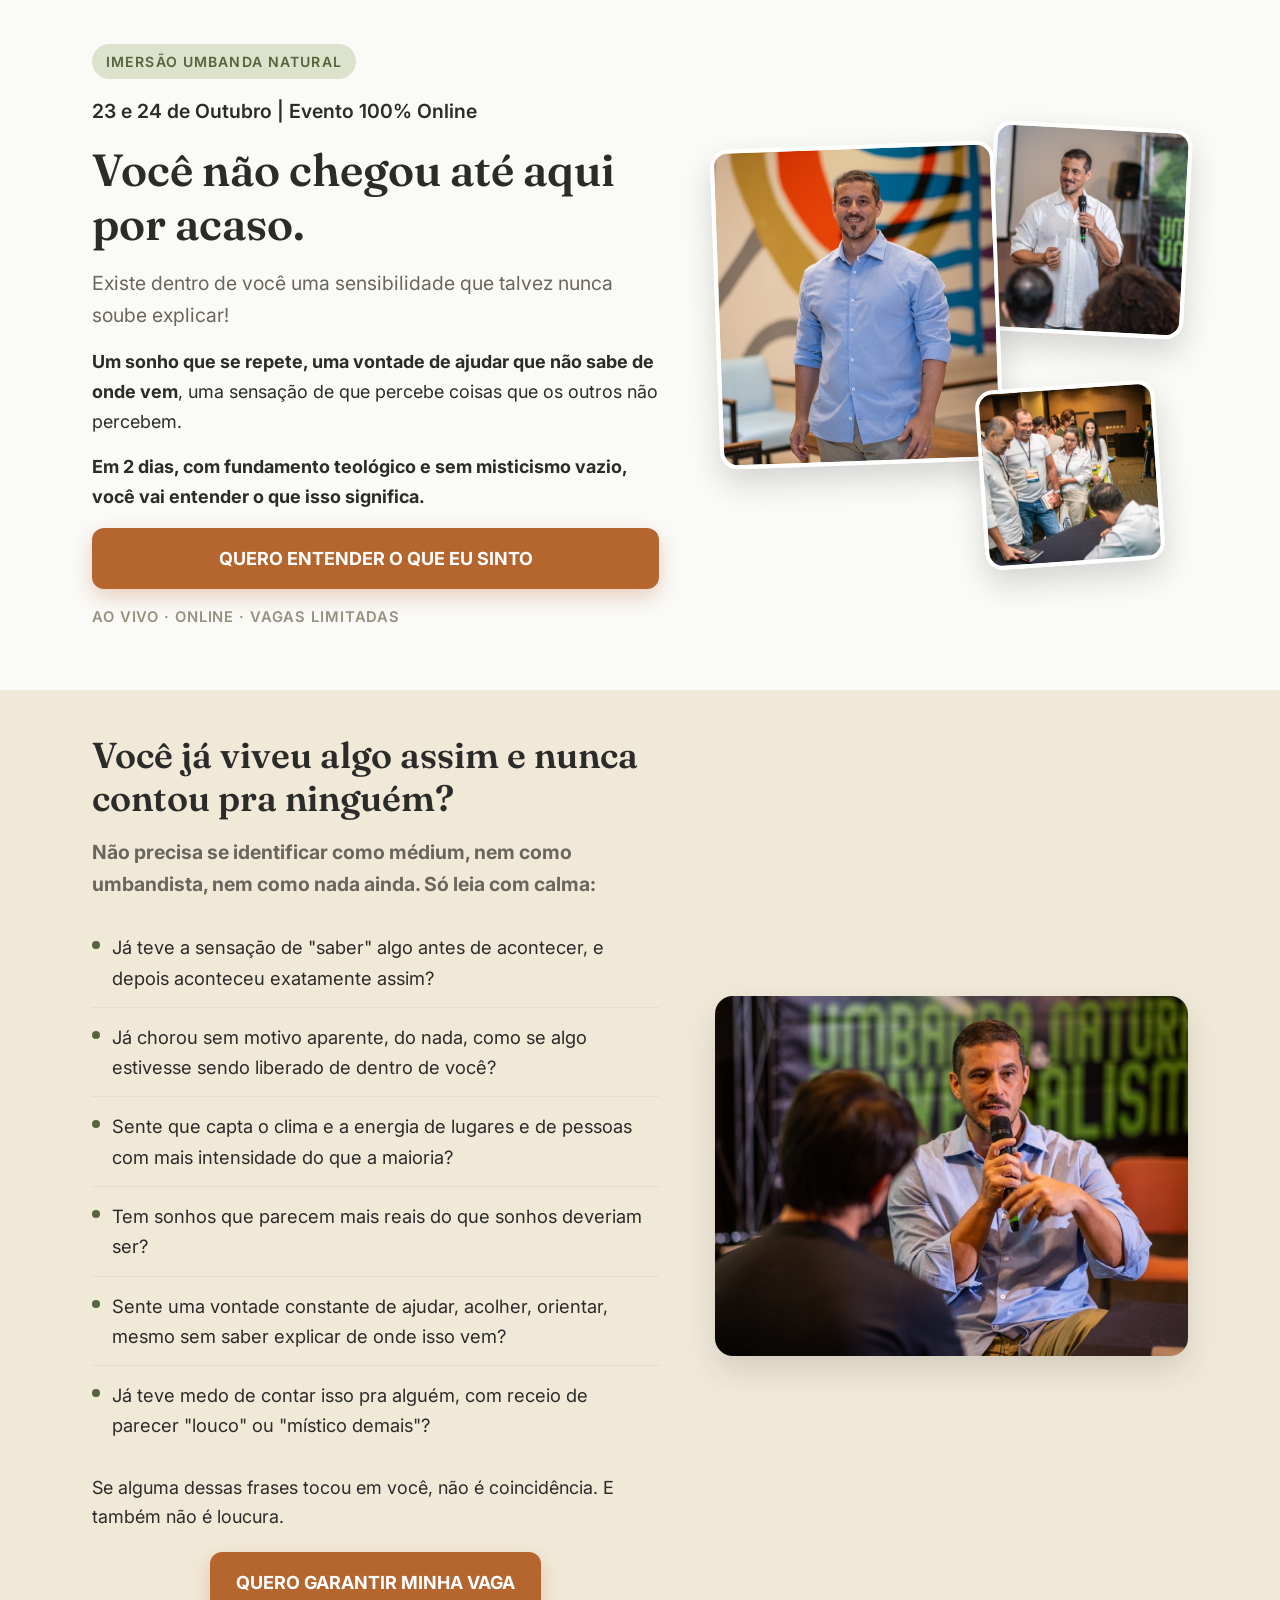
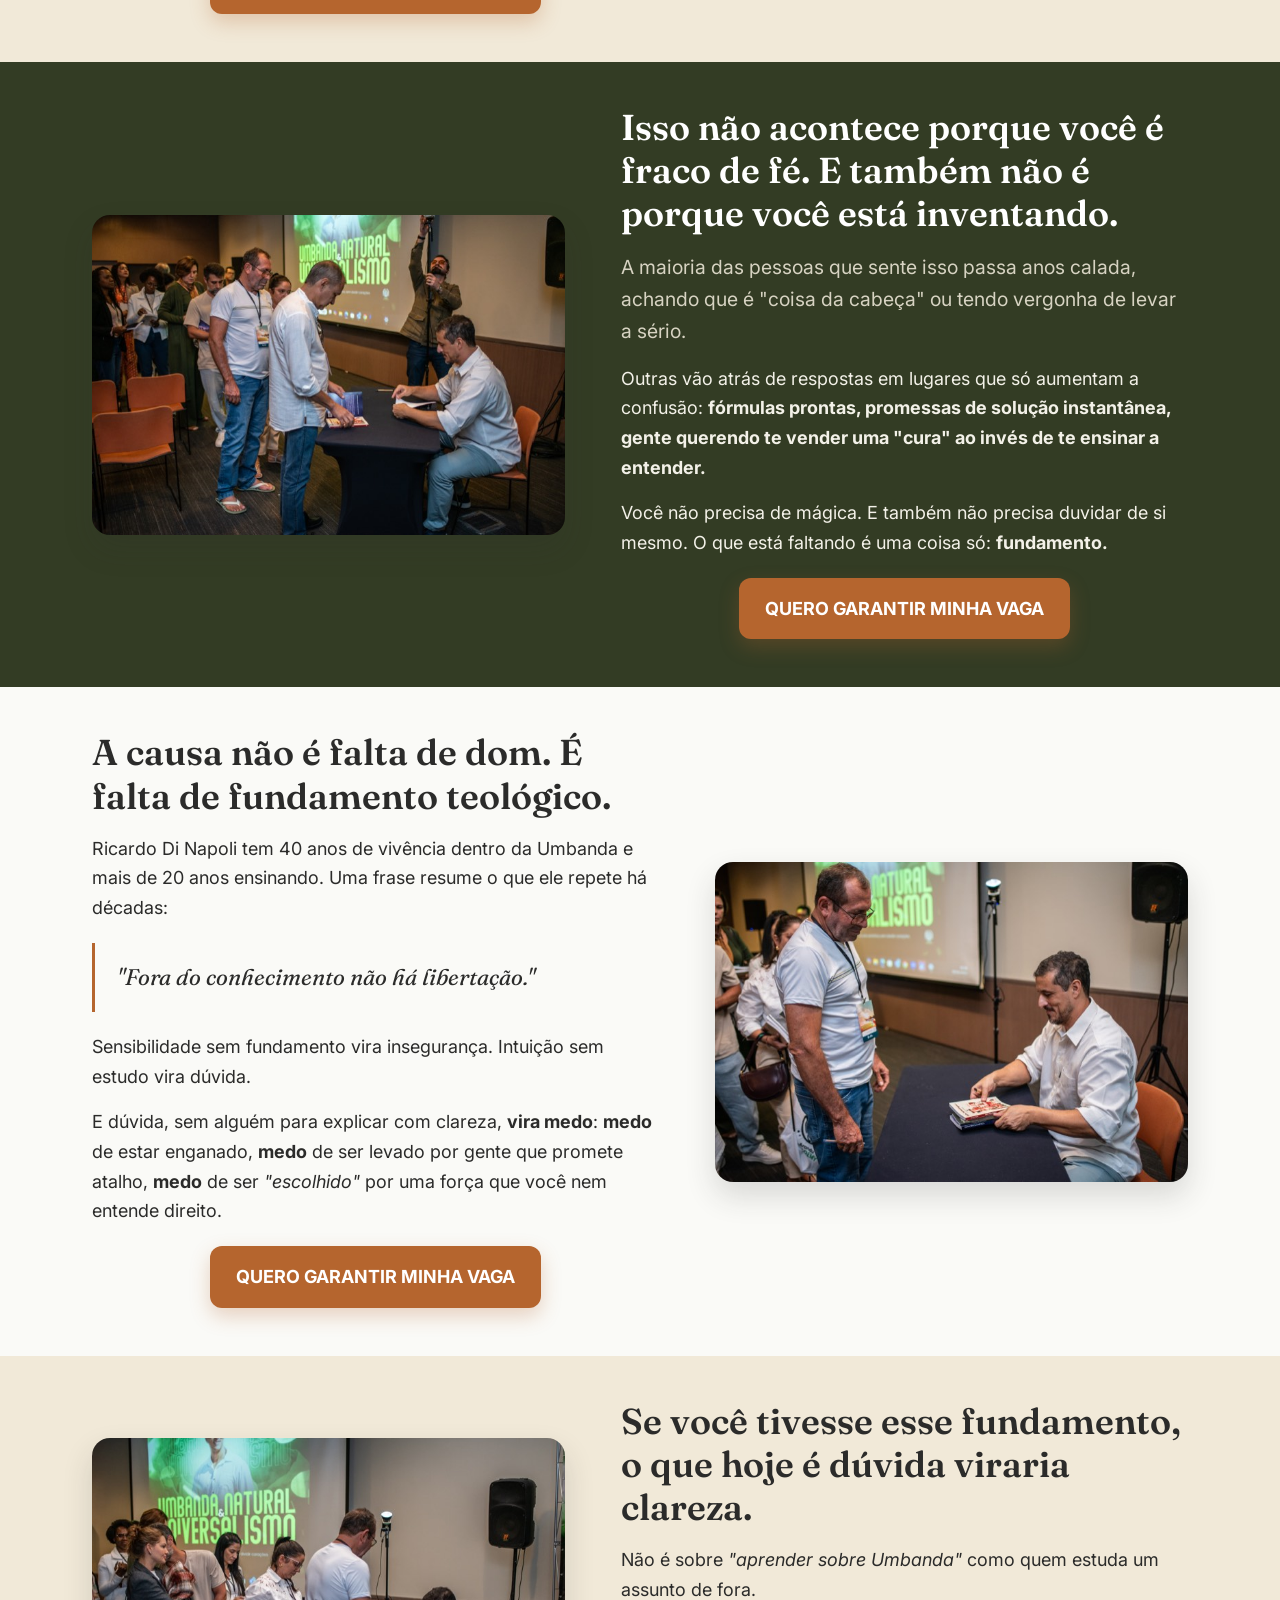
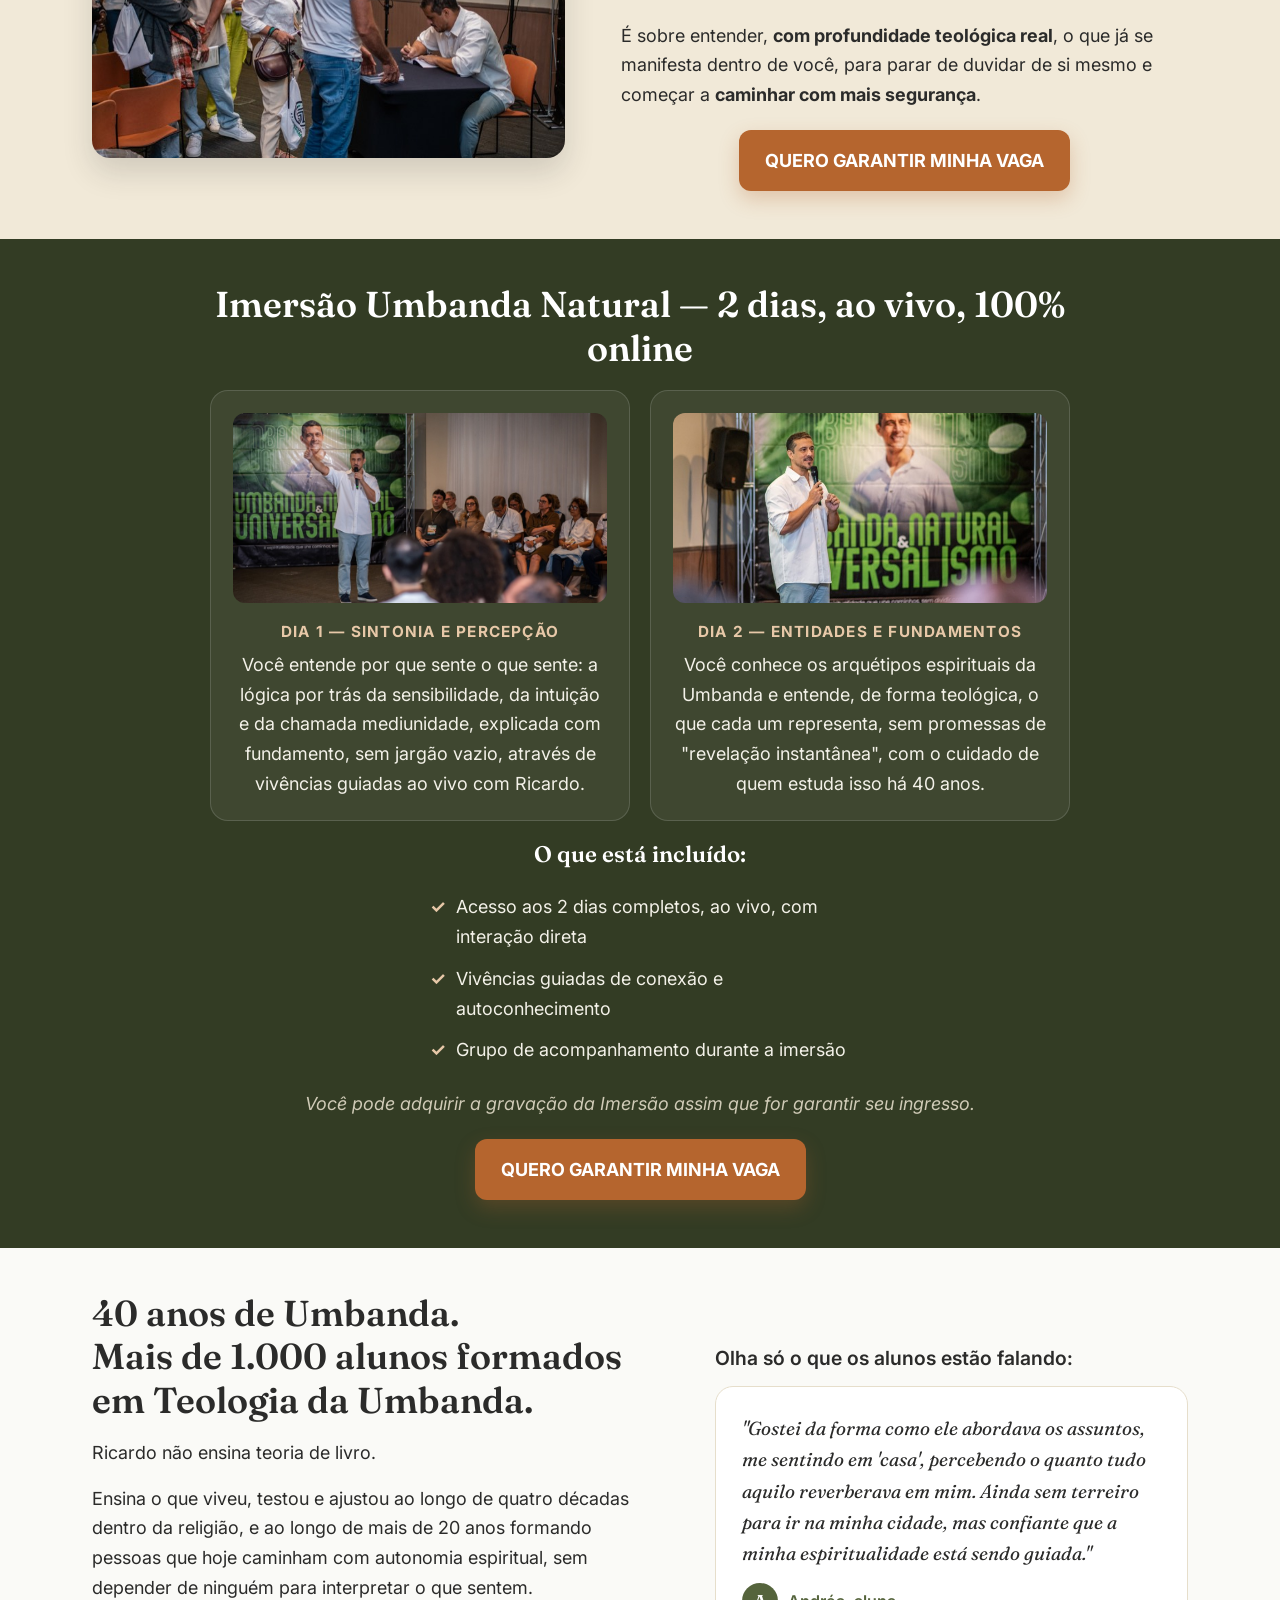
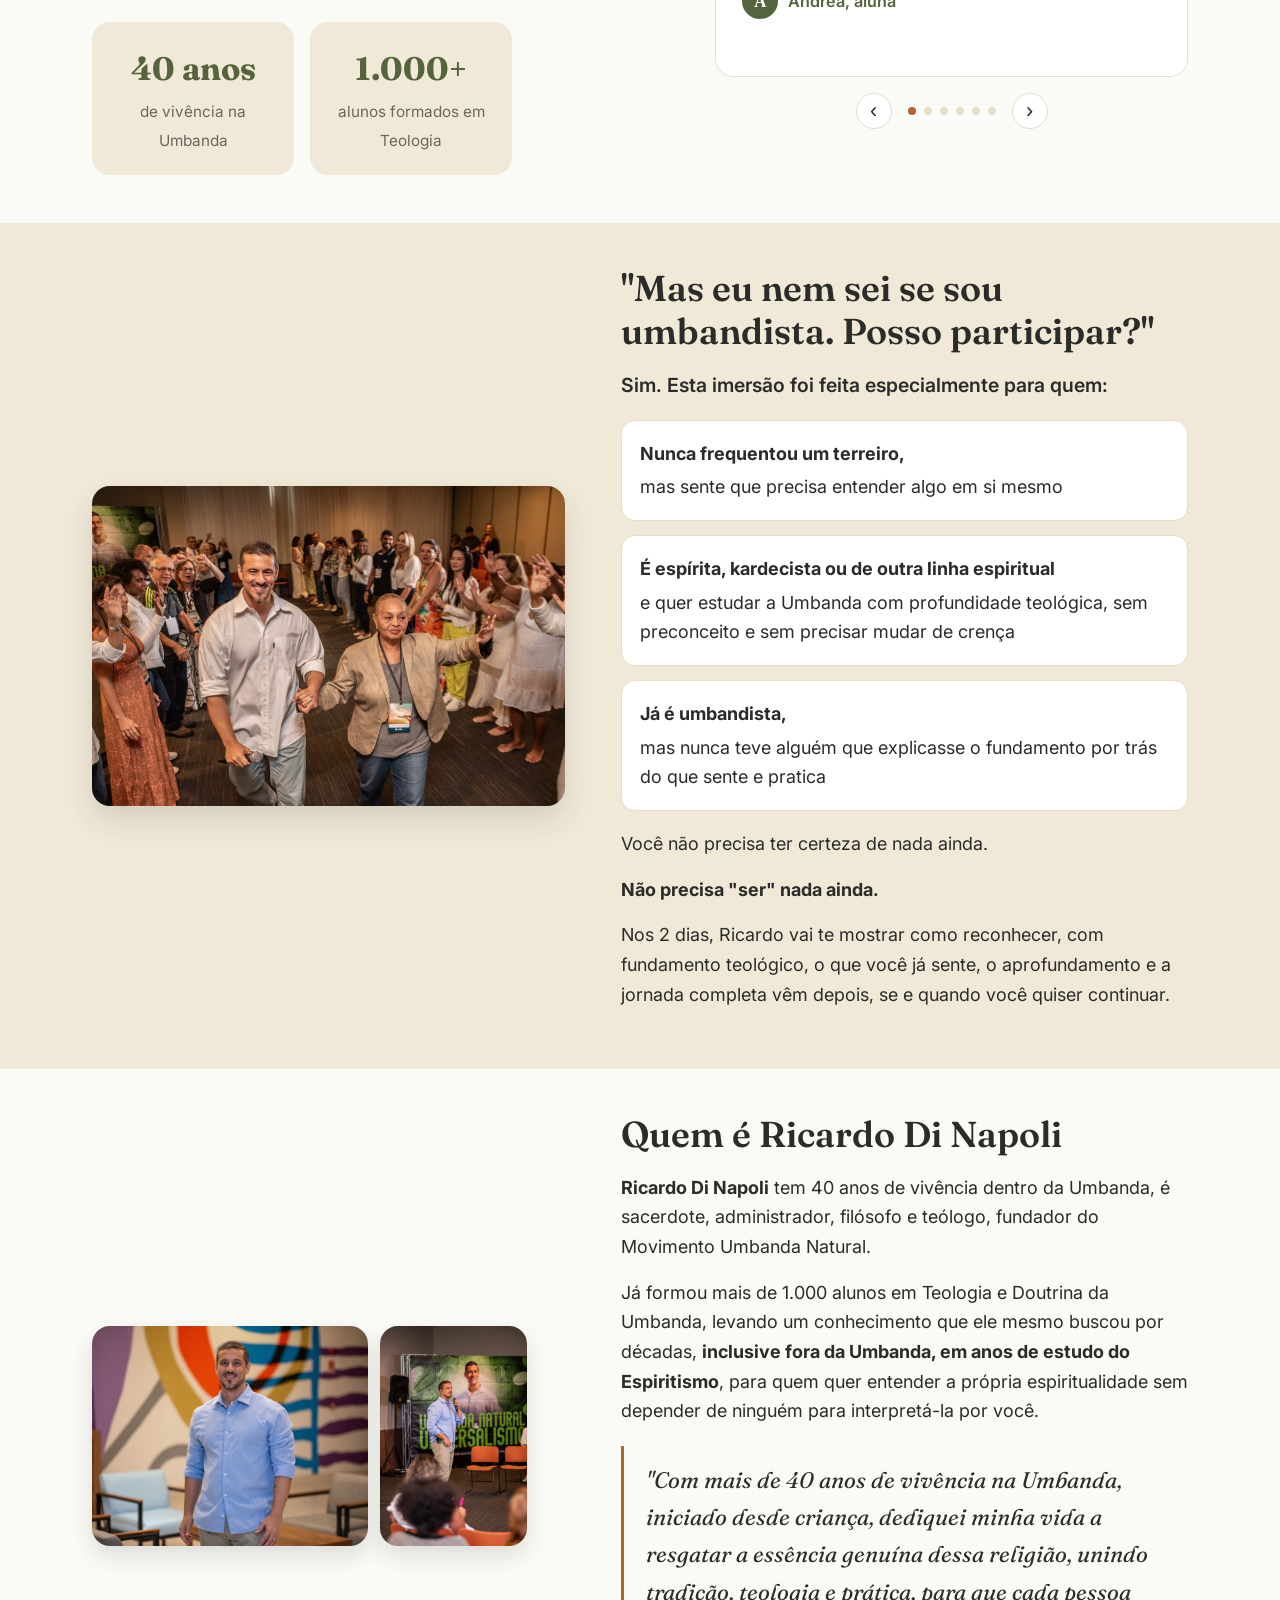
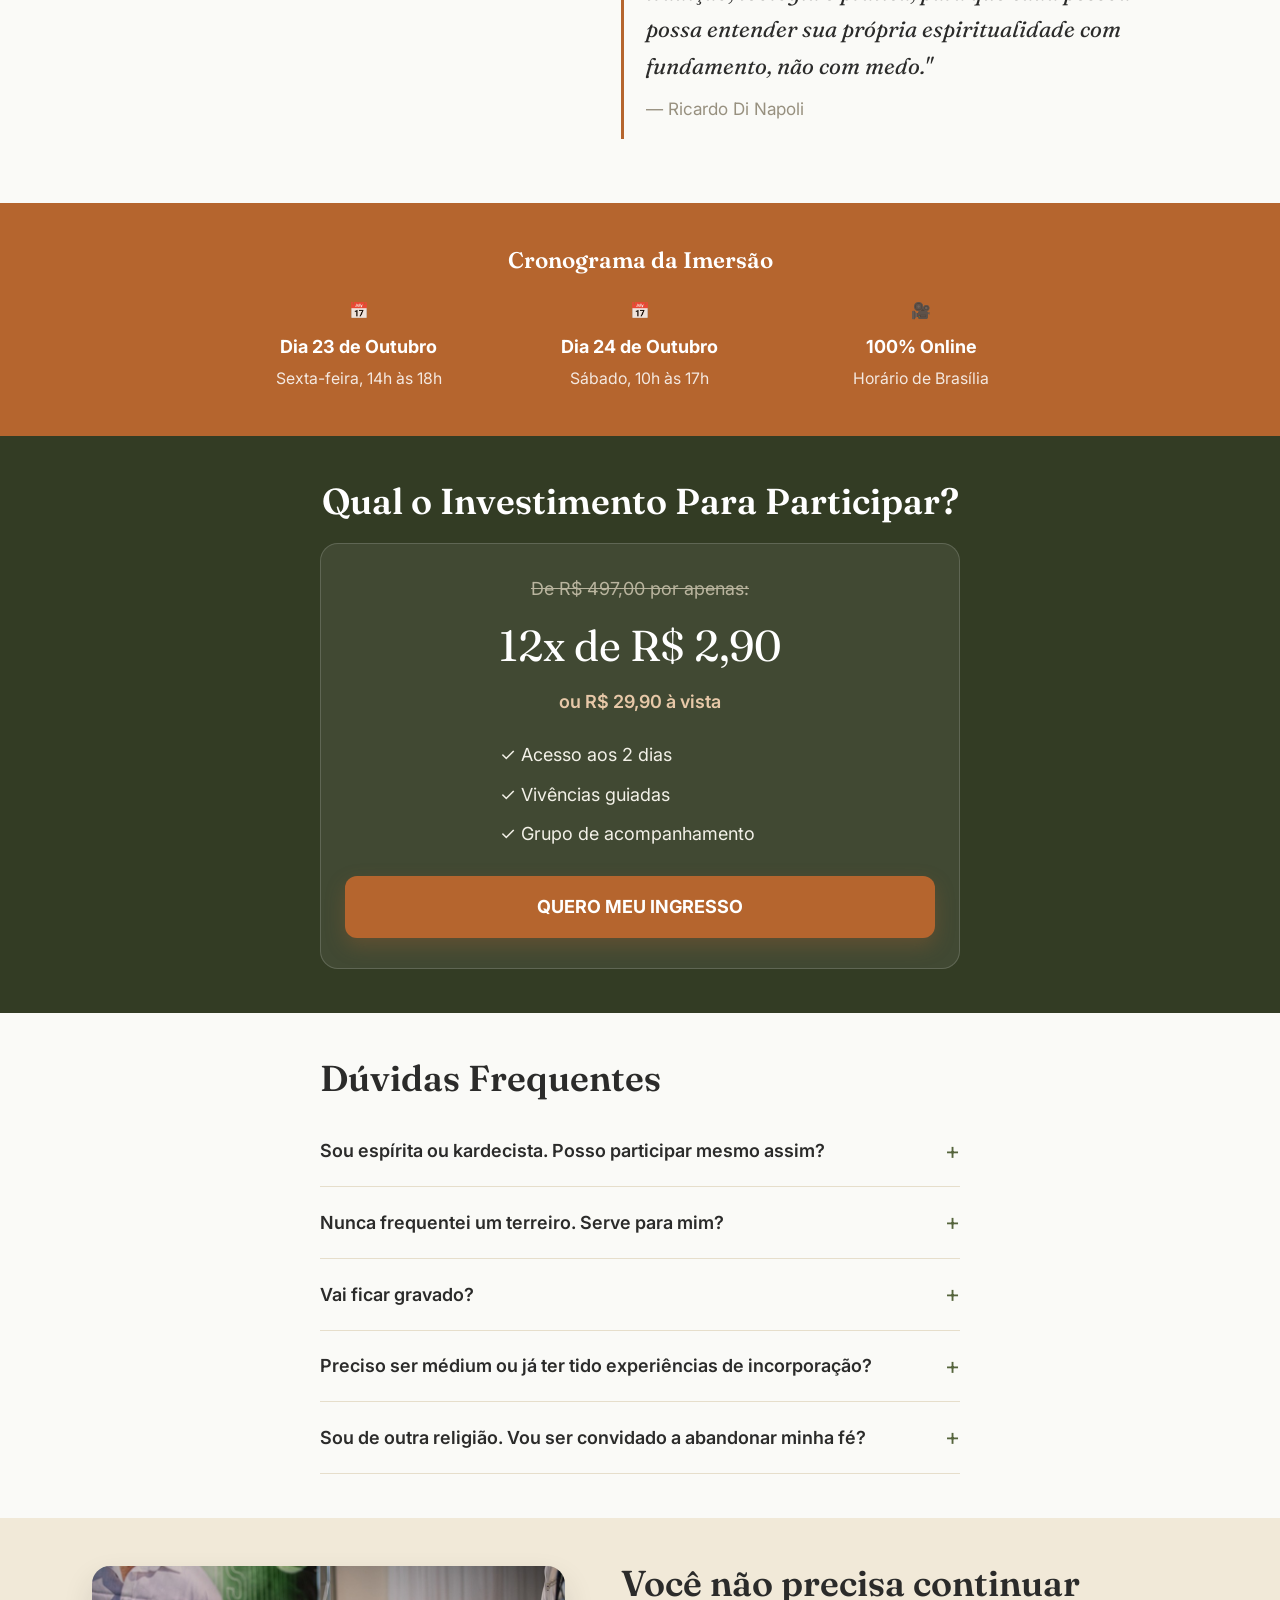
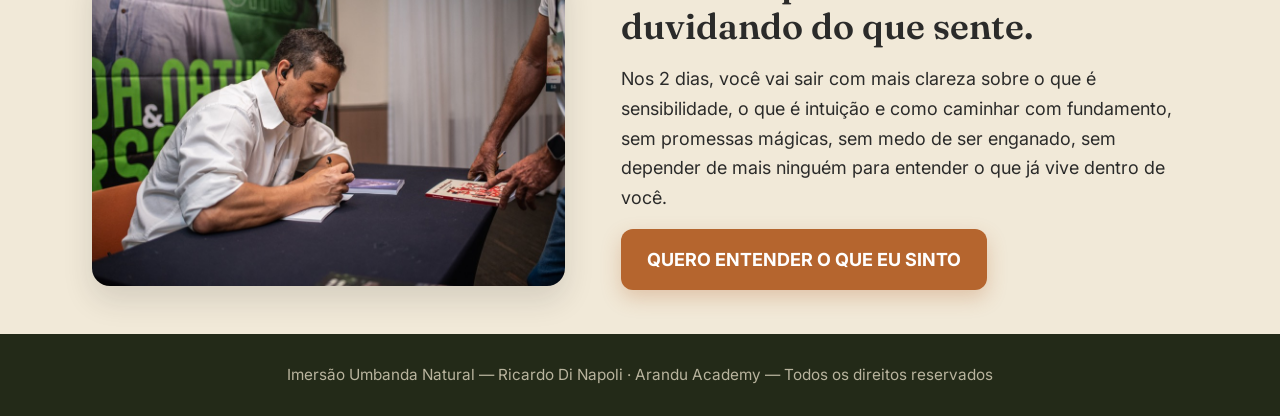
<file: index.html>
<!DOCTYPE html>
<html lang="pt-BR">
<head>
<!-- Google Tag Manager -->
<script>(function(w,d,s,l,i){w[l]=w[l]||[];w[l].push({'gtm.start':
new Date().getTime(),event:'gtm.js'});var f=d.getElementsByTagName(s)[0],
j=d.createElement(s),dl=l!='dataLayer'?'&l='+l:'';j.async=true;j.src=
'https://www.googletagmanager.com/gtm.js?id='+i+dl;f.parentNode.insertBefore(j,f);
})(window,document,'script','dataLayer','GTM-W9XCN54J');</script>
<!-- End Google Tag Manager -->
<meta charset="UTF-8">
<meta name="viewport" content="width=device-width, initial-scale=1.0">
<title>Você Não Chegou Até Aqui Por Acaso — Imersão Umbanda Natural</title>
<meta name="description" content="Existe dentro de você uma sensibilidade que talvez nunca soube explicar. Em 2 dias, com fundamento teológico e sem misticismo vazio, você vai entender o que isso significa.">
<link rel="canonical" href="https://imersao.aranduacademy.com.br/">
<link rel="icon" type="image/png" sizes="32x32" href="assets/img/favicon-32.png">
<link rel="icon" type="image/png" sizes="16x16" href="assets/img/favicon-16.png">
<link rel="apple-touch-icon" sizes="180x180" href="apple-touch-icon.png">

<!-- Open Graph / WhatsApp / Facebook -->
<meta property="og:type" content="website">
<meta property="og:url" content="https://imersao.aranduacademy.com.br/">
<meta property="og:site_name" content="Imersão Umbanda Natural">
<meta property="og:locale" content="pt_BR">
<meta property="og:title" content="Você Não Chegou Até Aqui Por Acaso — Imersão Umbanda Natural">
<meta property="og:description" content="Existe dentro de você uma sensibilidade que talvez nunca soube explicar. Em 2 dias, com fundamento teológico e sem misticismo vazio, você vai entender o que isso significa.">
<meta property="og:image" content="https://imersao.aranduacademy.com.br/assets/img/og-image.jpg">
<meta property="og:image:width" content="1200">
<meta property="og:image:height" content="630">
<meta property="og:image:alt" content="Ricardo Di Napoli, fundador do Movimento Umbanda Natural">

<!-- Twitter Card -->
<meta name="twitter:card" content="summary_large_image">
<meta name="twitter:title" content="Você Não Chegou Até Aqui Por Acaso — Imersão Umbanda Natural">
<meta name="twitter:description" content="Existe dentro de você uma sensibilidade que talvez nunca soube explicar. Em 2 dias, com fundamento teológico e sem misticismo vazio, você vai entender o que isso significa.">
<meta name="twitter:image" content="https://imersao.aranduacademy.com.br/assets/img/og-image.jpg">

<link rel="preconnect" href="https://fonts.googleapis.com">
<link rel="preconnect" href="https://fonts.gstatic.com" crossorigin>
<link href="https://fonts.googleapis.com/css2?family=Fraunces:opsz,wght@9..144,500;9..144,600;9..144,700&family=Inter:wght@400;500;600;700&display=swap" rel="stylesheet">
<style>
  :root{
    --bg: #FAFAF7;
    --bg-soft: #F1E9D8;
    --ink: #2B2B2A;
    --ink-soft: #6B665D;
    --ink-faint: #97907F;
    --olive: #55643C;
    --olive-deep: #333C24;
    --olive-line: #DCE2CC;
    --cta: #B5652E;
    --cta-deep: #8F4E22;
    --line: #E6DECB;
    --white: #FFFFFF;
    --radius: 18px;
    --container-max: 1240px;
    --gap-col: 40px;
    --pad-x: 24px;
    --pad-y: 28px;
  }

  *{ box-sizing:border-box; }
  html{ scroll-behavior:smooth; font-size:112.5%; } /* base 18px — público 40+, ver [[feedback identidade Ipê Amarelo]] */
  body{
    margin:0;
    background:var(--bg);
    color:var(--ink);
    font-family:'Inter', -apple-system, "Segoe UI", Roboto, sans-serif;
    font-size:1rem;
    line-height:1.65;
    -webkit-font-smoothing:antialiased;
  }
  img{ max-width:100%; display:block; }
  h1,h2,h3{
    font-family:'Fraunces', Georgia, 'Times New Roman', serif;
    font-weight:600;
    line-height:1.2;
    margin:0 0 16px;
    color:var(--ink);
  }
  p{ margin:0 0 16px; }
  ul{ margin:0; padding:0; list-style:none; }

  /* ===== LAYOUT PRIMITIVES (usados por TODAS as seções, sem exceção) ===== */
  .section{ padding-block:var(--pad-y); }
  .section-dark{ background:var(--olive-deep); color:#F3F1E8; }
  .section-dark h2, .section-dark h3{ color:#FFFFFF; }
  .section-soft{ background:var(--bg-soft); }

  .container{
    max-width:var(--container-max);
    margin:0 auto;
    padding-inline:var(--pad-x);
  }

  .prose{ max-width:640px; margin:0 auto; }
  .prose.left{ margin:0; }

  .split{ display:grid; gap:var(--gap-col); align-items:center; }
  .split > *{ min-width:0; }

  .tag{
    display:inline-block;
    font-size:.78rem;
    font-weight:600;
    letter-spacing:.08em;
    text-transform:uppercase;
    color:var(--olive);
    background:var(--olive-line);
    padding:6px 14px;
    border-radius:999px;
    margin-bottom:16px;
  }
  .section-dark .tag{ background:rgba(255,255,255,.12); color:#E7E2CC; }

  h1{ font-size:2.05rem; }
  h2{ font-size:1.75rem; }
  h3{ font-size:1.25rem; }
  .lede{ font-size:1.08rem; color:var(--ink-soft); }
  .section-dark .lede{ color:#D7D3C2; }

  .btn{
    display:inline-block;
    background:var(--cta);
    color:#fff;
    font-weight:700;
    font-size:1rem;
    text-decoration:none;
    padding:16px 26px;
    border-radius:12px;
    text-align:center;
    box-shadow:0 8px 20px rgba(181,101,46,.28);
    transition:background .15s ease, transform .1s ease;
  }
  .btn:hover{ background:var(--cta-deep); }
  .btn:active{ transform:translateY(1px); }
  .btn-block{ display:block; width:100%; }
  .btn-center{ text-align:center; margin:20px 0 4px; }

  .trustline{
    margin-top:16px;
    font-size:.82rem;
    letter-spacing:.06em;
    text-transform:uppercase;
    color:var(--ink-faint);
    font-weight:600;
  }
  .section-dark .trustline{ color:#B9B49E; }

  /* HERO */
  .hero-mosaic{
    position:relative;
    height:190px;
  }
  .hero-mosaic img{
    position:absolute;
    object-fit:cover;
    border-radius:var(--radius);
    box-shadow:0 14px 30px rgba(43,43,42,.18);
    border:4px solid var(--white);
  }
  .hero-mosaic .m1{ width:56%; height:190px; left:0; top:0; transform:rotate(-2deg); z-index:2; }
  .hero-mosaic .m2{ width:38%; height:130px; right:0; top:0; transform:rotate(3deg); z-index:1; }
  .hero-mosaic .m3{ width:34%; height:110px; right:2%; bottom:-56px; transform:rotate(-4deg); z-index:3; }

  /* IDENTIFICAÇÃO */
  .id-list{ margin:18px 0; }
  .id-list li{
    display:flex;
    gap:12px;
    padding:14px 0;
    border-bottom:1px solid var(--line);
    font-size:1.02rem;
  }
  .id-list li:last-child{ border-bottom:none; }
  .id-dot{
    flex:none;
    width:8px; height:8px; border-radius:50%;
    background:var(--olive);
    margin-top:9px;
  }
  .id-photo{ border-radius:var(--radius); overflow:hidden; box-shadow:0 14px 30px rgba(43,43,42,.14); }
  .id-photo img{ width:100%; height:280px; object-fit:cover; object-position:top; }

  .block-photo{ border-radius:var(--radius); overflow:hidden; box-shadow:0 14px 30px rgba(43,43,42,.16); }
  .block-photo img{ width:100%; height:240px; object-fit:cover; }

  .placeholder-box{
    border:2px dashed var(--line);
    border-radius:var(--radius);
    padding:44px 24px;
    text-align:center;
    color:var(--ink-faint);
    background:rgba(255,255,255,.5);
  }

  /* CARROSSEL DE DEPOIMENTOS */
  .testi-track{
    display:flex;
    overflow-x:auto;
    scroll-snap-type:x mandatory;
    -webkit-overflow-scrolling:touch;
    scrollbar-width:none;
  }
  .testi-track::-webkit-scrollbar{ display:none; }
  .testi-card{
    flex:0 0 100%;
    scroll-snap-align:start;
    background:var(--white);
    border:1px solid var(--line);
    border-radius:var(--radius);
    padding:26px;
    min-height:180px;
  }
  .testi-card p{
    font-family:'Fraunces', serif;
    font-style:italic;
    font-size:1.05rem;
    color:var(--ink);
    margin:0 0 14px;
  }
  .testi-who{ display:flex; align-items:center; gap:10px; }
  .testi-avatar{
    width:36px; height:36px;
    border-radius:50%;
    object-fit:cover;
    flex:none;
  }
  .testi-initial{
    display:flex;
    align-items:center;
    justify-content:center;
    color:#fff;
    font-family:'Fraunces', serif;
    font-weight:600;
    font-size:.95rem;
  }
  .testi-author{ font-weight:600; color:var(--olive); font-size:.9rem; }
  .testi-nav{ display:flex; align-items:center; justify-content:center; gap:16px; margin-top:16px; }
  .testi-btn{
    background:var(--white);
    border:1px solid var(--line);
    width:36px; height:36px;
    border-radius:50%;
    font-size:1.2rem;
    line-height:1;
    cursor:pointer;
    color:var(--ink);
  }
  .testi-btn:hover{ background:var(--bg-soft); }
  .testi-dots{ display:flex; gap:8px; }
  .testi-dot{
    width:8px; height:8px;
    border-radius:50%;
    border:none;
    background:var(--line);
    cursor:pointer;
    padding:0;
  }
  .testi-dot.active{ background:var(--cta); }

  /* QUOTE */
  blockquote{
    margin:20px 0;
    padding:16px 0 16px 22px;
    border-left:3px solid var(--cta);
    font-family:'Fraunces', serif;
    font-size:1.25rem;
    font-style:italic;
    color:var(--ink);
  }
  .section-dark blockquote{ border-left-color:#E7C8A8; color:#fff; }
  blockquote cite{ display:block; margin-top:10px; font-family:'Inter',sans-serif; font-style:normal; font-size:.95rem; color:var(--ink-faint); }

  /* CRONOGRAMA */
  .dias{ display:grid; gap:20px; margin:20px 0; }
  .dia-card{
    background:rgba(255,255,255,.06);
    border:1px solid rgba(255,255,255,.14);
    border-radius:var(--radius);
    padding:22px;
    text-align:center;
  }
  .dia-card img{ border-radius:12px; margin-bottom:16px; height:190px; width:100%; object-fit:cover; object-position:50% 20%; }
  .dia-card .dia-num{ font-size:.85rem; letter-spacing:.08em; text-transform:uppercase; color:#E7C8A8; font-weight:700; margin-bottom:6px; }
  .incluido{ margin:18px auto; max-width:420px; }
  .incluido li{ display:flex; gap:10px; padding:6px 0; text-align:left; }
  .check{ flex:none; color:#E7C8A8; font-weight:700; }
  .nota{ font-size:1rem; font-style:italic; color:#CFCAB6; }

  /* PROVA SOCIAL */
  .stats{ display:grid; grid-template-columns:1fr 1fr; gap:16px; margin:20px 0 4px; max-width:420px; }
  .stat{ background:var(--bg-soft); border-radius:var(--radius); padding:20px 16px; text-align:center; }
  .stat b{ display:block; font-family:'Fraunces',serif; font-size:1.8rem; color:var(--olive); }
  .stat span{ font-size:.85rem; color:var(--ink-soft); }
  .prova-mosaic{ display:grid; grid-template-columns:1fr 1fr; gap:10px; margin:16px 0 0; }
  .prova-mosaic img{ border-radius:14px; height:140px; object-fit:cover; box-shadow:0 8px 18px rgba(43,43,42,.12); }
  .prova-mosaic .wide{ grid-column:1 / -1; height:180px; }
  .prova-note{ font-size:.95rem; color:var(--ink-faint); text-align:center; margin-top:10px; }

  /* OBJEÇÃO */
  .objecao-photo{ border-radius:var(--radius); overflow:hidden; box-shadow:0 14px 30px rgba(43,43,42,.14); }
  .objecao-photo img{ width:100%; height:260px; object-fit:cover; object-position:top; }
  .cards3{ display:grid; gap:14px; margin:18px 0; }
  .card3{ background:var(--white); border:1px solid var(--line); border-radius:14px; padding:18px; }
  .card3 b{ display:block; margin-bottom:4px; }

  /* QUEM É RICARDO */
  .bio-photos{ display:grid; grid-template-columns:1.2fr .8fr; gap:12px; }
  .bio-photos img{ border-radius:var(--radius); height:220px; object-fit:cover; box-shadow:0 10px 22px rgba(43,43,42,.14); }
  .bio-photos img:last-child{ height:220px; object-position:top; }

  /* CRONOGRAMA (bloco único de logística) */
  .cronograma-banner{ background:var(--cta); text-align:center; }
  .cronograma-banner h3{ color:#fff; margin-bottom:24px; }
  .cronograma-cols{
    display:grid;
    gap:24px;
    max-width:820px;
    margin:0 auto;
  }
  .cronograma-cols > div{
    display:flex;
    flex-direction:column;
    align-items:center;
    gap:4px;
    color:#fff;
  }
  .cronograma-icon{ font-size:1.4rem; margin-bottom:4px; }
  .cronograma-cols strong{ font-size:1rem; }
  .cronograma-cols span{ color:rgba(255,255,255,.85); font-size:.88rem; }

  /* INVESTIMENTO */
  .preco-box{
    background:rgba(255,255,255,.07);
    border:1px solid rgba(255,255,255,.16);
    border-radius:var(--radius);
    padding:30px 24px;
    text-align:center;
    margin:20px 0 0;
  }
  .preco-de{ text-decoration:line-through; color:#B9B49E; font-size:1rem; }
  .preco-principal{ font-family:'Fraunces',serif; font-size:2.4rem; color:#fff; margin:6px 0; }
  .preco-vista{ color:#E7C8A8; font-weight:600; margin-bottom:18px; }
  .preco-lista{ text-align:left; max-width:280px; margin:0 auto 22px; }
  .preco-lista li{ padding:5px 0; }

  /* FAQ */
  details{
    border-bottom:1px solid var(--line);
    padding:16px 0;
  }
  details summary{
    cursor:pointer;
    font-weight:600;
    list-style:none;
    display:flex;
    justify-content:space-between;
    align-items:center;
    gap:12px;
  }
  details summary::-webkit-details-marker{ display:none; }
  details summary::after{
    content:'+';
    flex:none;
    font-size:1.3rem;
    color:var(--olive);
    font-weight:400;
  }
  details[open] summary::after{ content:'–'; }
  details summary{ font-size:1rem; }
  details p{ margin-top:12px; margin-bottom:0; color:var(--ink-soft); font-size:.95rem; }

  /* FECHAMENTO */
  .fechamento-photo{ border-radius:var(--radius); overflow:hidden; box-shadow:0 14px 30px rgba(43,43,42,.14); }
  .fechamento-photo img{ width:100%; height:260px; object-fit:cover; object-position:top; }

  footer{ background:#232A18; color:#B9B49E; text-align:center; padding:28px 24px; font-size:.85rem; }

  /* CTA STICKY */
  .cta-sticky{
    position:fixed;
    left:0; right:0; bottom:0;
    background:var(--white);
    border-top:1px solid var(--line);
    padding:10px 14px;
    box-shadow:0 -8px 20px rgba(43,43,42,.10);
    z-index:50;
    transform:translateY(120%);
    transition:transform .25s ease;
  }
  .cta-sticky.show{ transform:translateY(0); }
  .cta-sticky .btn{ padding:13px 20px; font-size:.92rem; }

  /* ===== BREAKPOINTS ===== */
  /* Tablet: só o padding lateral do container cresce */
  @media (min-width:768px){
    :root{ --pad-x:48px; }
  }

  /* Desktop: colunas viram lado a lado, espaçamento entre seções cresce, container ganha padding final */
  @media (min-width:860px){
    :root{ --pad-y:44px; --gap-col:56px; }
    h1{ font-size:2.5rem; }
    h2{ font-size:2rem; }

    .split{ grid-template-columns:1fr; }
    .split.split-text-first{ grid-template-columns:1.2fr 1fr; }
    .split.split-photo-first{ grid-template-columns:1fr 1.2fr; }

    .hero-mosaic{ height:440px; }
    .hero-mosaic .m1{ width:60%; height:320px; left:0; top:20px; }
    .hero-mosaic .m2{ width:42%; height:210px; right:0; top:0; }
    .hero-mosaic .m3{ width:38%; height:180px; right:6%; bottom:0; }

    .id-photo img{ height:100%; min-height:360px; }
    .block-photo img{ height:100%; min-height:320px; }
    .dias{ grid-template-columns:1fr 1fr; }
    .cronograma-cols{ grid-template-columns:1fr 1fr 1fr; }
    .objecao-photo img{ height:100%; min-height:320px; }
    .fechamento-photo img{ height:100%; min-height:320px; }

    .cta-sticky{ display:none; }
  }

  @media (min-width:1200px){
    :root{ --pad-x:72px; }
  }
</style>
</head>
<body>
<!-- Google Tag Manager (noscript) -->
<noscript><iframe src="https://www.googletagmanager.com/ns.html?id=GTM-W9XCN54J"
height="0" width="0" style="display:none;visibility:hidden"></iframe></noscript>
<!-- End Google Tag Manager (noscript) -->

<!-- BLOCO 1 — HERO -->
<section class="section" id="hero">
  <div class="container split split-text-first">
    <div>
      <span class="tag">Imersão Umbanda Natural</span>
      <p class="lede" style="margin-bottom:16px;font-weight:600;color:var(--ink);">23 e 24 de Outubro | Evento 100% Online</p>
      <h1>Você não chegou até aqui por acaso.</h1>
      <p class="lede">Existe dentro de você uma sensibilidade que talvez nunca soube explicar!</p>
      <p><strong>Um sonho que se repete, uma vontade de ajudar que não sabe de onde vem</strong>, uma sensação de que percebe coisas que os outros não percebem.</p>
      <p><strong>Em 2 dias, com fundamento teológico e sem misticismo vazio, você vai entender o que isso significa.</strong></p>
      <a href="#investimento" class="btn btn-block">QUERO ENTENDER O QUE EU SINTO</a>
      <p class="trustline">AO VIVO · ONLINE · VAGAS LIMITADAS</p>
    </div>
    <div class="hero-mosaic">
      <img class="m1" src="assets/img/hero-1.jpg" alt="Ricardo Di Napoli sorrindo, retrato de corpo inteiro">
      <img class="m2" src="assets/img/hero-2.jpg" alt="Ricardo Di Napoli falando ao microfone no Congresso Arandu">
      <img class="m3" src="assets/img/hero-3.jpg" alt="Ricardo Di Napoli autografando livro para um aluno">
    </div>
  </div>
</section>

<!-- BLOCO 2 — IDENTIFICAÇÃO -->
<section class="section section-soft" id="identificacao">
  <div class="container split split-text-first">
    <div>
      <h2>Você já viveu algo assim e nunca contou pra ninguém?</h2>
      <p class="lede"><strong>Não precisa se identificar como médium, nem como umbandista, nem como nada ainda. Só leia com calma:</strong></p>
      <ul class="id-list">
        <li><span class="id-dot"></span><span>Já teve a sensação de "saber" algo antes de acontecer, e depois aconteceu exatamente assim?</span></li>
        <li><span class="id-dot"></span><span>Já chorou sem motivo aparente, do nada, como se algo estivesse sendo liberado de dentro de você?</span></li>
        <li><span class="id-dot"></span><span>Sente que capta o clima e a energia de lugares e de pessoas com mais intensidade do que a maioria?</span></li>
        <li><span class="id-dot"></span><span>Tem sonhos que parecem mais reais do que sonhos deveriam ser?</span></li>
        <li><span class="id-dot"></span><span>Sente uma vontade constante de ajudar, acolher, orientar, mesmo sem saber explicar de onde isso vem?</span></li>
        <li><span class="id-dot"></span><span>Já teve medo de contar isso pra alguém, com receio de parecer "louco" ou "místico demais"?</span></li>
      </ul>
      <p>Se alguma dessas frases tocou em você, não é coincidência. E também não é loucura.</p>
      <div class="btn-center"><a href="#investimento" class="btn">QUERO GARANTIR MINHA VAGA</a></div>
    </div>
    <div class="id-photo">
      <img src="assets/img/identificacao.jpg" alt="Ricardo Di Napoli em conversa, expressão pensativa">
    </div>
  </div>
</section>

<!-- BLOCO 3 — REFRAME (cor cheia) -->
<section class="section section-dark" id="reframe">
  <div class="container split split-photo-first">
    <div class="block-photo"><img src="assets/img/prova-1.jpg" alt="Ricardo Di Napoli autografando livro para um aluno"></div>
    <div>
      <h2>Isso não acontece porque você é fraco de fé. E também não é porque você está inventando.</h2>
      <p class="lede">A maioria das pessoas que sente isso passa anos calada, achando que é "coisa da cabeça" ou tendo vergonha de levar a sério.</p>
      <p>Outras vão atrás de respostas em lugares que só aumentam a confusão: <strong>fórmulas prontas, promessas de solução instantânea, gente querendo te vender uma "cura" ao invés de te ensinar a entender.</strong></p>
      <p>Você não precisa de mágica. E também não precisa duvidar de si mesmo. O que está faltando é uma coisa só: <strong>fundamento.</strong></p>
      <div class="btn-center"><a href="#investimento" class="btn">QUERO GARANTIR MINHA VAGA</a></div>
    </div>
  </div>
</section>

<!-- BLOCO 4 — CAUSA REAL + CITAÇÃO -->
<section class="section" id="causa">
  <div class="container split split-text-first">
    <div>
      <h2>A causa não é falta de dom. É falta de fundamento teológico.</h2>
      <p>Ricardo Di Napoli tem 40 anos de vivência dentro da Umbanda e mais de 20 anos ensinando. Uma frase resume o que ele repete há décadas:</p>
      <blockquote>"Fora do conhecimento não há libertação."</blockquote>
      <p>Sensibilidade sem fundamento vira insegurança. Intuição sem estudo vira dúvida.</p>
      <p>E dúvida, sem alguém para explicar com clareza, <strong>vira medo</strong>: <strong>medo</strong> de estar enganado, <strong>medo</strong> de ser levado por gente que promete atalho, <strong>medo</strong> de ser <em>"escolhido"</em> por uma força que você nem entende direito.</p>
      <div class="btn-center"><a href="#investimento" class="btn">QUERO GARANTIR MINHA VAGA</a></div>
    </div>
    <div class="block-photo"><img src="assets/img/prova-2.jpg" alt="Fila de alunos esperando autógrafo de Ricardo Di Napoli"></div>
  </div>
</section>

<!-- BLOCO 5 — PONTE LÓGICA -->
<section class="section section-soft" id="ponte">
  <div class="container split split-photo-first">
    <div class="block-photo"><img src="assets/img/prova-3.jpg" alt="Alunos conversando com Ricardo Di Napoli após a palestra"></div>
    <div>
      <h2>Se você tivesse esse fundamento, o que hoje é dúvida viraria clareza.</h2>
      <p>Não é sobre <em>"aprender sobre Umbanda"</em> como quem estuda um assunto de fora.</p>
      <p>É sobre entender, <strong>com profundidade teológica real</strong>, o que já se manifesta dentro de você, para parar de duvidar de si mesmo e começar a <strong>caminhar com mais segurança</strong>.</p>
      <div class="btn-center"><a href="#investimento" class="btn">QUERO GARANTIR MINHA VAGA</a></div>
    </div>
  </div>
</section>

<!-- BLOCO 6 — CRONOGRAMA (cor cheia) -->
<section class="section section-dark" id="cronograma">
  <div class="container">
    <div class="prose" style="max-width:860px;text-align:center;">
      <h2>Imersão Umbanda Natural — 2 dias, ao vivo, 100% online</h2>
      <div class="dias">
        <div class="dia-card">
          <img src="assets/img/cronograma-1.jpg" alt="Ricardo Di Napoli gesticulando durante a fala, ao vivo">
          <div class="dia-num">Dia 1 — Sintonia e Percepção</div>
          <p style="color:#F3F1E8;margin:0;">Você entende por que sente o que sente: a lógica por trás da sensibilidade, da intuição e da chamada mediunidade, explicada com fundamento, sem jargão vazio, através de vivências guiadas ao vivo com Ricardo.</p>
        </div>
        <div class="dia-card">
          <img src="assets/img/cronograma-2.jpg" alt="Ricardo Di Napoli falando ao microfone">
          <div class="dia-num">Dia 2 — Entidades e Fundamentos</div>
          <p style="color:#F3F1E8;margin:0;">Você conhece os arquétipos espirituais da Umbanda e entende, de forma teológica, o que cada um representa, sem promessas de "revelação instantânea", com o cuidado de quem estuda isso há 40 anos.</p>
        </div>
      </div>
      <h3 style="color:#fff;">O que está incluído:</h3>
      <ul class="incluido">
        <li><span class="check">✓</span><span>Acesso aos 2 dias completos, ao vivo, com interação direta</span></li>
        <li><span class="check">✓</span><span>Vivências guiadas de conexão e autoconhecimento</span></li>
        <li><span class="check">✓</span><span>Grupo de acompanhamento durante a imersão</span></li>
      </ul>
      <p class="nota">Você pode adquirir a gravação da Imersão assim que for garantir seu ingresso.</p>
      <div class="btn-center"><a href="#investimento" class="btn">QUERO GARANTIR MINHA VAGA</a></div>
    </div>
  </div>
</section>

<!-- BLOCO 7 — PROVA SOCIAL -->
<section class="section" id="prova">
  <div class="container split split-text-first">
    <div>
      <h2>40 anos de Umbanda.<br>Mais de 1.000 alunos formados em Teologia da Umbanda.</h2>
      <p>Ricardo não ensina teoria de livro.</p>
      <p>Ensina o que viveu, testou e ajustou ao longo de quatro décadas dentro da religião, e ao longo de mais de 20 anos formando pessoas que hoje caminham com autonomia espiritual, sem depender de ninguém para interpretar o que sentem.</p>
      <div class="stats">
        <div class="stat"><b>40 anos</b><span>de vivência na Umbanda</span></div>
        <div class="stat"><b>1.000+</b><span>alunos formados em Teologia</span></div>
      </div>
    </div>
    <div>
      <p class="lede" style="font-weight:600;color:var(--ink);margin-bottom:12px;">Olha só o que os alunos estão falando:</p>
      <div class="testi-carousel">
        <div class="testi-track" id="testiTrack">
          <div class="testi-card">
            <p>"Gostei da forma como ele abordava os assuntos, me sentindo em 'casa', percebendo o quanto tudo aquilo reverberava em mim. Ainda sem terreiro para ir na minha cidade, mas confiante que a minha espiritualidade está sendo guiada."</p>
            <div class="testi-who"><span class="testi-avatar testi-initial" style="background:var(--olive);">A</span><span class="testi-author">Andréa, aluna</span></div>
          </div>
          <div class="testi-card">
            <p>"Quando resolvi deixar o Kardecismo e ir para a Umbanda, procurei algumas orientações e os espíritos devem ter me guiado para esse curso de Teologia. Estou aprendendo muito, compreendo agora o significado e a razão de muitas coisas."</p>
            <div class="testi-who"><img class="testi-avatar" src="assets/img/testi-mirian.jpg" alt="Mirian, aluna"><span class="testi-author">Mirian, aluna</span></div>
          </div>
          <div class="testi-card">
            <p>"Depois de correr muito de terreiro pra outros, por conta de sempre ter algo que não era compatível com o que eu acreditava... venho de longa caminhada dentro da religião entre Umbanda e Kardec. Esse quase um ano de aulas foi um divisor pra nosso trabalho espiritual."</p>
            <div class="testi-who"><img class="testi-avatar" src="assets/img/testi-sueli.jpg" alt="Sueli, aluna"><span class="testi-author">Sueli, aluna</span></div>
          </div>
          <div class="testi-card">
            <p>"Fazer o curso de Teologia Umbanda e conhecer o Ricardo Di Napoli foi muito maravilhoso. Sempre procurei cursos e já fiz alguns, mas não tão cheio de conteúdo como este curso, muita clareza, muito material de apoio. O curso foi tão bom que vou fazer o segundo ano."</p>
            <div class="testi-who"><span class="testi-avatar testi-initial" style="background:var(--cta);">D</span><span class="testi-author">Dirce, aluna</span></div>
          </div>
          <div class="testi-card">
            <p>"Já estou com saudades da minha aula semanal, maravilhosa, transformadora, que me fez enxergar a Umbanda e a minha espiritualidade com mais clareza."</p>
            <div class="testi-who"><span class="testi-avatar testi-initial" style="background:var(--olive-deep);">A</span><span class="testi-author">Adriana, aluna</span></div>
          </div>
          <div class="testi-card">
            <p>"Foi então que conheci o mestre Ricardo no Instagram... iniciei o curso de teologia, que está sendo um divisor de águas em minha vida. Vejo a Umbanda com outro olhar, é tudo tão simples, verdadeiro, tranquilo, sem mistificação."</p>
            <div class="testi-who"><img class="testi-avatar" src="assets/img/testi-micherla.jpg" alt="Micherla, aluna"><span class="testi-author">Micherla, aluna</span></div>
          </div>
        </div>
        <div class="testi-nav">
          <button type="button" class="testi-btn" id="testiPrev" aria-label="Depoimento anterior">‹</button>
          <div class="testi-dots" id="testiDots"></div>
          <button type="button" class="testi-btn" id="testiNext" aria-label="Próximo depoimento">›</button>
        </div>
      </div>
    </div>
  </div>
</section>

<!-- BLOCO 8 — OBJEÇÃO -->
<section class="section section-soft" id="objecao">
  <div class="container split split-photo-first">
    <div class="objecao-photo">
      <img src="assets/img/objecao.jpg" alt="Ricardo Di Napoli sorrindo, de mãos dadas com um participante">
    </div>
    <div>
      <h2>"Mas eu nem sei se sou umbandista. Posso participar?"</h2>
      <p class="lede" style="font-weight:600;color:var(--ink);">Sim. Esta imersão foi feita especialmente para quem:</p>
      <div class="cards3">
        <div class="card3"><b>Nunca frequentou um terreiro,</b> mas sente que precisa entender algo em si mesmo</div>
        <div class="card3"><b>É espírita, kardecista ou de outra linha espiritual</b> e quer estudar a Umbanda com profundidade teológica, sem preconceito e sem precisar mudar de crença</div>
        <div class="card3"><b>Já é umbandista,</b> mas nunca teve alguém que explicasse o fundamento por trás do que sente e pratica</div>
      </div>
      <p>Você não precisa ter certeza de nada ainda.</p>
      <p><strong>Não precisa "ser" nada ainda.</strong></p>
      <p>Nos 2 dias, Ricardo vai te mostrar como reconhecer, com fundamento teológico, o que você já sente, o aprofundamento e a jornada completa vêm depois, se e quando você quiser continuar.</p>
    </div>
  </div>
</section>

<!-- BLOCO 9 — QUEM É RICARDO -->
<section class="section" id="quemeh">
  <div class="container split split-photo-first">
    <div class="bio-photos">
      <img src="assets/img/bio-1.jpg" alt="Ricardo Di Napoli, retrato de corpo inteiro">
      <img src="assets/img/bio-2.jpg" alt="Ricardo Di Napoli em conversa, ambiente de palestra">
    </div>
    <div>
      <h2>Quem é Ricardo Di Napoli</h2>
      <p><strong>Ricardo Di Napoli</strong> tem 40 anos de vivência dentro da Umbanda, é sacerdote, administrador, filósofo e teólogo, fundador do Movimento Umbanda Natural.</p>
      <p>Já formou mais de 1.000 alunos em Teologia e Doutrina da Umbanda, levando um conhecimento que ele mesmo buscou por décadas, <strong>inclusive fora da Umbanda, em anos de estudo do Espiritismo</strong>, para quem quer entender a própria espiritualidade sem depender de ninguém para interpretá-la por você.</p>
      <blockquote>
        "Com mais de 40 anos de vivência na Umbanda, iniciado desde criança, dediquei minha vida a resgatar a essência genuína dessa religião, unindo tradição, teologia e prática, para que cada pessoa possa entender sua própria espiritualidade com fundamento, não com medo."
        <cite>— Ricardo Di Napoli</cite>
      </blockquote>
    </div>
  </div>
</section>

<!-- CRONOGRAMA DA IMERSÃO (bloco único de logística) -->
<section class="section cronograma-banner" id="datas">
  <div class="container">
    <h3>Cronograma da Imersão</h3>
    <div class="cronograma-cols">
      <div><span class="cronograma-icon">📅</span><strong>Dia 23 de Outubro</strong><span>Sexta-feira, 14h às 18h</span></div>
      <div><span class="cronograma-icon">📅</span><strong>Dia 24 de Outubro</strong><span>Sábado, 10h às 17h</span></div>
      <div><span class="cronograma-icon">🎥</span><strong>100% Online</strong><span>Horário de Brasília</span></div>
    </div>
  </div>
</section>

<!-- BLOCO 10 — INVESTIMENTO (cor cheia) -->
<section class="section section-dark" id="investimento">
  <div class="container">
    <div class="prose" style="text-align:center;">
      <h2 style="color:#fff;">Qual o Investimento Para Participar?</h2>
      <div class="preco-box">
        <div class="preco-de">De R$ 497,00 por apenas:</div>
        <div class="preco-principal">12x de R$ 2,90</div>
        <div class="preco-vista">ou R$ 29,90 à vista</div>
        <ul class="preco-lista">
          <li>✓ Acesso aos 2 dias</li>
          <li>✓ Vivências guiadas</li>
          <li>✓ Grupo de acompanhamento</li>
        </ul>
        <a href="https://pagamento.aranduacademy.com.br/pay/a2ad249e-2c56-4fc7-94d0-300745c9098e" class="btn btn-block" id="cta-checkout">QUERO MEU INGRESSO</a>
      </div>
    </div>
  </div>
</section>

<!-- BLOCO 11 — FAQ -->
<section class="section" id="faq">
  <div class="container">
    <div class="prose">
      <h2>Dúvidas Frequentes</h2>
      <details>
        <summary>Sou espírita ou kardecista. Posso participar mesmo assim?</summary>
        <p>Sim. A imersão foi construída para quem quer entender a Umbanda com profundidade teológica, independente da sua prática atual. Você não precisa mudar de crença para estudar com fundamento.</p>
      </details>
      <details>
        <summary>Nunca frequentei um terreiro. Serve para mim?</summary>
        <p>Sim, principalmente. Grande parte de quem participa está começando exatamente do zero, sentindo algo, mas sem nenhum vínculo religioso ainda.</p>
      </details>
      <details>
        <summary>Vai ficar gravado?</summary>
        <p>Não, a imersão é ao vivo. A gravação pode ser adquirida separadamente para quem quiser rever o conteúdo depois.</p>
      </details>
      <details>
        <summary>Preciso ser médium ou já ter tido experiências de incorporação?</summary>
        <p>Não. A imersão trabalha percepção, intuição e fundamento teológico, a incorporação é apenas um dos temas abordados, não um requisito para participar.</p>
      </details>
      <details>
        <summary>Sou de outra religião. Vou ser convidado a abandonar minha fé?</summary>
        <p>Não. Ricardo se define como universalista e ensina com respeito por todas as tradições espirituais. A proposta é entender a Umbanda com fundamento, não converter ninguém.</p>
      </details>
    </div>
  </div>
</section>

<!-- BLOCO 12 — FECHAMENTO -->
<section class="section section-soft" id="fechamento">
  <div class="container split split-photo-first">
    <div class="fechamento-photo">
      <img src="assets/img/fechamento.jpg" alt="Ricardo Di Napoli cumprimentando um aluno, tom caloroso">
    </div>
    <div>
      <h2>Você não precisa continuar duvidando do que sente.</h2>
      <p>Nos 2 dias, você vai sair com mais clareza sobre o que é sensibilidade, o que é intuição e como caminhar com fundamento, sem promessas mágicas, sem medo de ser enganado, sem depender de mais ninguém para entender o que já vive dentro de você.</p>
      <a href="#investimento" class="btn">QUERO ENTENDER O QUE EU SINTO</a>
    </div>
  </div>
</section>

<footer>
  Imersão Umbanda Natural — Ricardo Di Napoli · Arandu Academy — Todos os direitos reservados
</footer>

<div class="cta-sticky" id="ctaSticky">
  <a href="#investimento" class="btn btn-block">QUERO GARANTIR MINHA VAGA</a>
</div>

<script>
  (function(){
    var hero = document.getElementById('hero');
    var sticky = document.getElementById('ctaSticky');
    if(!hero || !sticky) return;
    var obs = new IntersectionObserver(function(entries){
      entries.forEach(function(e){
        sticky.classList.toggle('show', !e.isIntersecting);
      });
    }, { threshold: 0 });
    obs.observe(hero);
  })();

  (function(){
    var track = document.getElementById('testiTrack');
    var prev = document.getElementById('testiPrev');
    var next = document.getElementById('testiNext');
    var dotsWrap = document.getElementById('testiDots');
    if(!track || !dotsWrap) return;
    var cards = track.children;
    for(var i=0;i<cards.length;i++){
      var dot = document.createElement('button');
      dot.type = 'button';
      dot.className = 'testi-dot' + (i===0 ? ' active' : '');
      dot.setAttribute('aria-label','Ir para depoimento ' + (i+1));
      (function(idx){
        dot.addEventListener('click', function(){
          track.scrollTo({ left: idx * track.clientWidth, behavior: 'smooth' });
        });
      })(i);
      dotsWrap.appendChild(dot);
    }
    function updateDots(){
      var idx = Math.round(track.scrollLeft / track.clientWidth);
      Array.prototype.forEach.call(dotsWrap.children, function(d, i){
        d.classList.toggle('active', i === idx);
      });
    }
    track.addEventListener('scroll', function(){ window.requestAnimationFrame(updateDots); });
    if(prev) prev.addEventListener('click', function(){ track.scrollBy({ left: -track.clientWidth, behavior: 'smooth' }); });
    if(next) next.addEventListener('click', function(){ track.scrollBy({ left: track.clientWidth, behavior: 'smooth' }); });
  })();
</script>

</body>
</html>
</file>
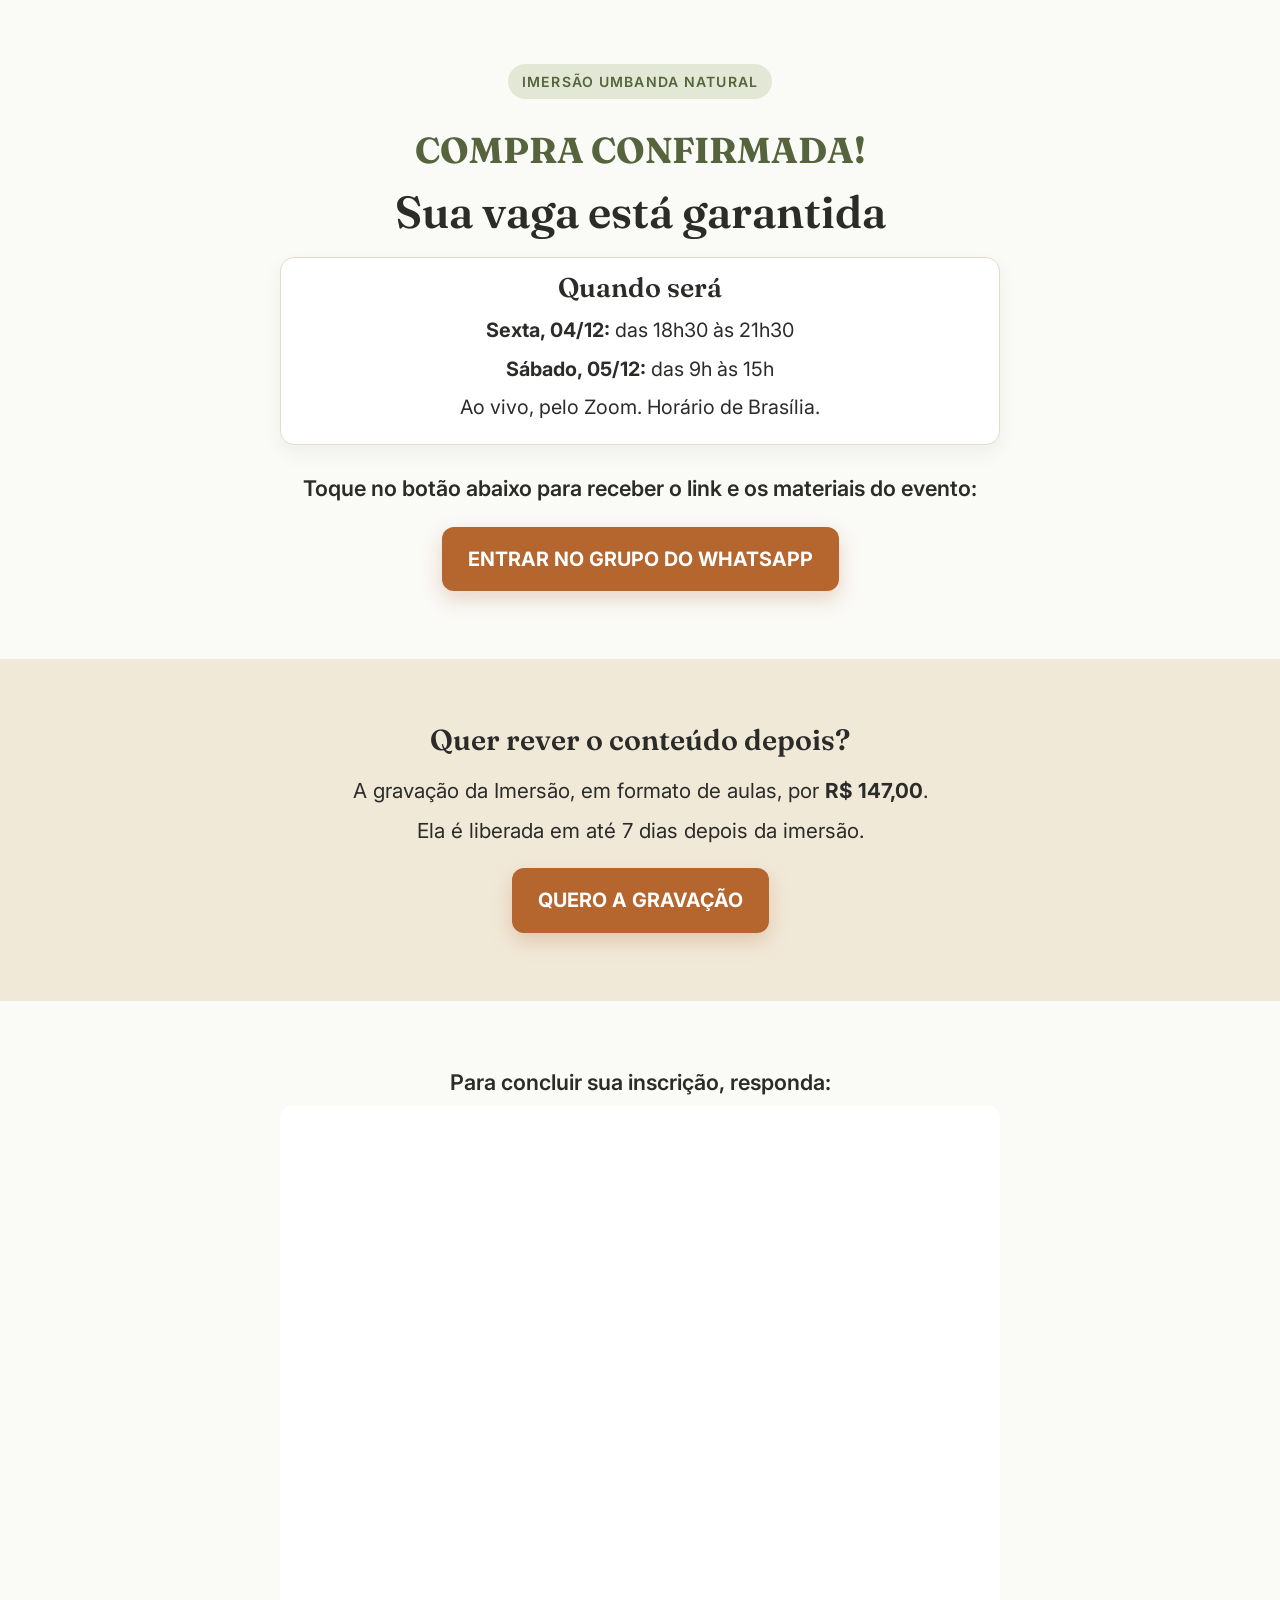
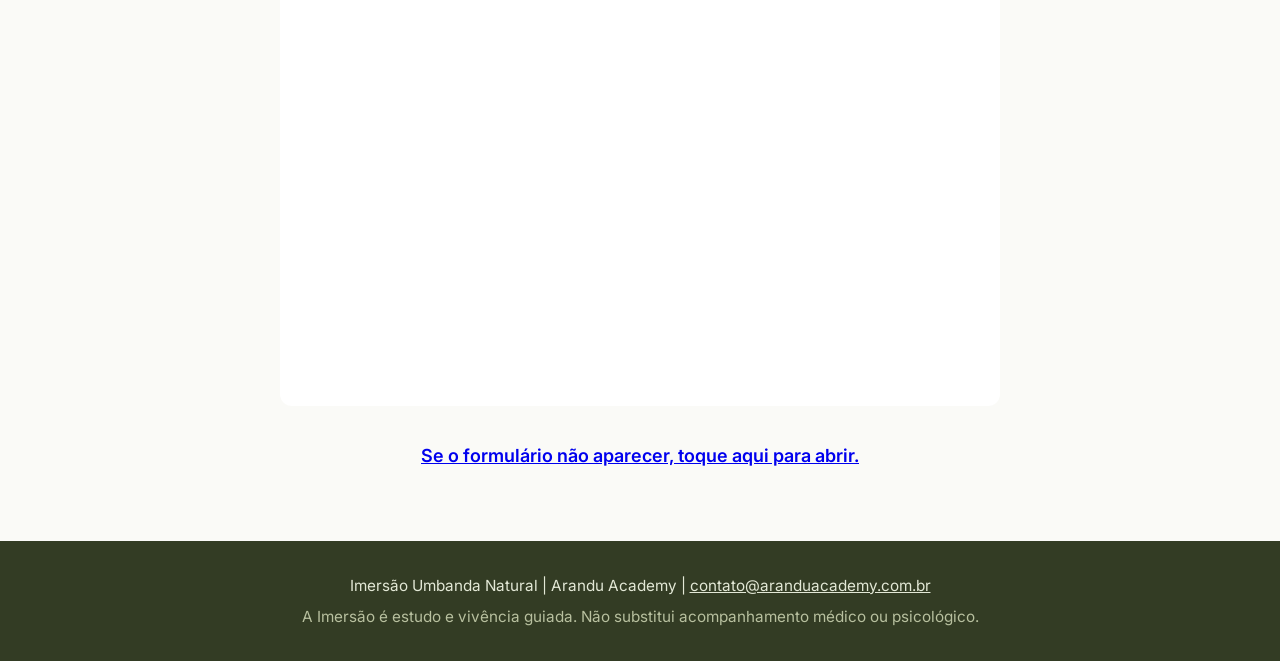
<file: obrigado/index.html>
<!DOCTYPE html>
<html lang="pt-BR">
<head>
<script>(function(w,d,s,l,i){w[l]=w[l]||[];w[l].push({'gtm.start':new Date().getTime(),event:'gtm.js'});var f=d.getElementsByTagName(s)[0],j=d.createElement(s),dl=l!='dataLayer'?'&l='+l:'';j.async=true;j.src='https://www.googletagmanager.com/gtm.js?id='+i+dl;f.parentNode.insertBefore(j,f);})(window,document,'script','dataLayer','GTM-W9XCN54J');</script>
<meta charset="UTF-8">
<meta name="viewport" content="width=device-width, initial-scale=1.0">
<title>Compra confirmada | Imersão Umbanda Natural</title>
<meta name="description" content="Compra confirmada. Falta apenas um passo para garantir sua vaga na Imersão Umbanda Natural.">
<meta name="robots" content="noindex, nofollow">
<meta property="og:locale" content="pt_BR">
<meta property="og:type" content="website">
<meta property="og:title" content="Compra confirmada | Imersão Umbanda Natural">
<meta property="og:description" content="Falta apenas um passo para garantir sua vaga.">
<meta property="og:image" content="https://imersao.aranduacademy.com.br/assets-iun13/ricardo/ricardo-congresso-436.jpg">
<meta name="twitter:card" content="summary_large_image">
<meta name="theme-color" content="#333C24">
<link rel="preconnect" href="https://fonts.googleapis.com"><link rel="preconnect" href="https://fonts.gstatic.com" crossorigin>
<link href="https://fonts.googleapis.com/css2?family=Fraunces:opsz,wght@9..144,500;9..144,600;9..144,700&family=Inter:wght@400;500;600;700&display=swap" rel="stylesheet">
<style>
/* base.css — modelo clean Arandu. Trocar SÓ os tokens de :root pra mudar de cliente. Colar dentro de <style>. */
  :root{
    /* Paleta do cliente (exemplo: verde-floresta Arandu). Claro por padrão; escuro só em blocos de impacto. */
    --bg: #FAFAF7;
    --bg-soft: #F1E9D8;
    --bg-deep: #333C24;
    --ink: #2B2B2A;
    --ink-soft: #6B665D;
    --ink-faint: #97907F;
    --line: #E4DCC8;
    --cta: #B5652E;
    --cta-deep: #954F20;
    --accent: #55643C;
    --accent-line: #E3E8D6;
    --lime: #F1D9A8;
    --white: #FFFFFF;
    --radius: 18px;
    --container-max: 1240px;
    --gap-col: 40px;
    --pad-x: 24px;
    --pad-y: 28px;
  }

  *{ box-sizing:border-box; }
  html{ scroll-behavior:smooth; font-size:112.5%; }
  body{
    margin:0;
    background:var(--bg);
    color:var(--ink);
    font-family:'Inter', -apple-system, "Segoe UI", Roboto, sans-serif;
    font-size:1rem;
    line-height:1.65;
    -webkit-font-smoothing:antialiased;
  }
  img{ max-width:100%; display:block; }
  h1,h2,h3{
    font-family:'Fraunces', Georgia, 'Times New Roman', serif;
    font-weight:600;
    line-height:1.2;
    margin:0 0 16px;
    color:var(--ink);
  }
  p{ margin:0 0 16px; color:var(--ink); }
  ul{ margin:0; padding:0; list-style:none; }

  /* ===== LAYOUT PRIMITIVES ===== */
  .section{ padding-block:var(--pad-y); background:var(--bg); }
  .section-soft{ background:var(--bg-soft); }

  .section-deep, .banner-ritmo{
    background:var(--bg-deep);
    --ink: #F4F7EE;
    --ink-soft: #D6DCC4;
    --ink-faint: #B8C09F;
    --line: rgba(255,255,255,.14);
    --accent: var(--lime);
    --accent-line: rgba(241,217,168,.16);
  }

  .container{
    max-width:var(--container-max);
    margin:0 auto;
    padding-inline:var(--pad-x);
  }

  .prose{ max-width:960px; margin:0 auto; }
  .prose.left{ margin:0; }

  .split{ display:grid; gap:var(--gap-col); align-items:center; }
  .split > *{ min-width:0; }

  .logo-mark{ height:34px; margin-bottom:20px; }
  .logo-mark-footer{ height:30px; margin:0 auto 14px; }

  .curso-nome{
    font-family:'Fraunces', serif;
    font-weight:700;
    font-size:1.05rem;
    letter-spacing:.01em;
    color:var(--ink);
    margin-bottom:14px;
  }

  .tag{
    display:inline-block;
    font-size:.78rem;
    font-weight:600;
    letter-spacing:.08em;
    text-transform:uppercase;
    color:var(--accent);
    background:var(--accent-line);
    padding:6px 14px;
    border-radius:999px;
    margin-bottom:16px;
  }

  h1{ font-size:2.05rem; }
  h2{ font-size:1.75rem; }
  h3{ font-size:1.25rem; }
  .lede{ font-size:1.08rem; color:var(--ink-soft); }

  .btn{
    display:inline-block;
    background:var(--cta);
    color:#fff;
    font-weight:700;
    font-size:1rem;
    text-decoration:none;
    padding:16px 26px;
    border-radius:12px;
    text-align:center;
    box-shadow:0 8px 20px rgba(181,101,46,.25);
    transition:background .15s ease, transform .1s ease;
  }
  .btn:hover{ background:var(--cta-deep); }
  .btn:active{ transform:translateY(1px); }
  .btn-block{ display:block; width:100%; }
  .btn-center{ text-align:center; margin:20px 0 4px; }

  .trustline{
    margin-top:16px;
    font-size:.82rem;
    letter-spacing:.06em;
    text-transform:uppercase;
    color:var(--ink-faint);
    font-weight:600;
  }

  /* IDENTIFICAÇÃO / fotos em bloco split */
  .id-list{ margin:18px 0; }
  .id-list li{
    display:flex; gap:12px; padding:14px 0;
    border-bottom:1px solid var(--line); font-size:1.02rem;
  }
  .id-list li:last-child{ border-bottom:none; }
  .id-dot{ flex:none; width:8px; height:8px; border-radius:50%; background:var(--accent); margin-top:9px; }
  .id-photo{ border-radius:var(--radius); overflow:hidden; box-shadow:0 14px 30px rgba(43,43,42,.16); }
  .id-photo img{ width:100%; height:320px; object-fit:cover; object-position:top; }

  .block-photo{ border-radius:var(--radius); overflow:hidden; box-shadow:0 14px 30px rgba(43,43,42,.16); }
  .block-photo img{ width:100%; height:260px; object-fit:cover; object-position:top; }

  /* QUOTE */
  blockquote{
    margin:20px 0; padding:16px 0 16px 22px;
    border-left:3px solid var(--accent);
    font-family:'Fraunces', serif; font-size:1.25rem; font-style:italic; color:var(--ink);
  }
  blockquote cite{ display:block; margin-top:10px; font-family:'Inter',sans-serif; font-style:normal; font-size:.95rem; color:var(--ink-faint); }

  /* PILARES (currículo Ano 1) */
  .pilar-grid{ display:grid; gap:16px; margin:24px 0; }
  .pilar-card{
    background:var(--white); border:1px solid var(--line); border-radius:var(--radius);
    padding:22px; box-shadow:0 8px 20px rgba(43,43,42,.06);
  }
  .pilar-num{
    display:inline-block; font-size:.78rem; letter-spacing:.08em; text-transform:uppercase;
    color:var(--accent); font-weight:700; margin-bottom:8px;
  }
  .pilar-card h3{ font-size:1.1rem; margin-bottom:8px; }
  .pilar-card p{ color:var(--ink-soft); margin:0; font-size:.98rem; }
  .ano-legenda{ font-weight:700; color:var(--ink); margin-bottom:2px; }
  .ano-sub{ color:var(--ink-faint); font-size:.92rem; margin-bottom:0; }

  /* FORMATO — cards claros (como funciona na prática) */
  .formato-grid{ display:grid; gap:16px; margin:22px 0; }
  .formato-card{
    background:var(--white); border:1px solid var(--line); border-radius:var(--radius);
    padding:20px 22px; box-shadow:0 8px 20px rgba(43,43,42,.06);
  }
  .formato-card h3{ font-size:1.05rem; margin-bottom:6px; }
  .formato-card p{ margin:0; color:var(--ink-soft); font-size:.96rem; }

  .nota{ font-size:1rem; font-style:italic; color:var(--ink-faint); }

  /* PROVA SOCIAL */
  .stats{ display:grid; grid-template-columns:1fr 1fr 1fr; gap:14px; margin:20px 0 4px; max-width:640px; }
  .stat{ background:var(--white); border:1px solid var(--line); border-radius:var(--radius); padding:18px 12px; text-align:center; box-shadow:0 8px 20px rgba(43,43,42,.06); }
  .stat b{ display:block; font-family:'Fraunces',serif; font-size:1.5rem; color:var(--accent); }
  .stat span{ font-size:.8rem; color:var(--ink-soft); }
  .placeholder-box{
    border:1px dashed var(--line); border-radius:var(--radius); padding:26px 22px;
    color:var(--ink-faint); font-style:italic; font-size:.95rem; margin-top:18px; text-align:center;
  }

  /* OBJEÇÃO / PARA QUEM É */
  .objecao-photo{ border-radius:var(--radius); overflow:hidden; box-shadow:0 14px 30px rgba(43,43,42,.16); }
  .objecao-photo img{ width:100%; height:280px; object-fit:cover; object-position:top; }
  .cards3{ display:grid; gap:14px; margin:18px 0; }
  .card3{ background:var(--white); border:1px solid var(--line); border-radius:14px; padding:18px; color:var(--ink-soft); box-shadow:0 8px 20px rgba(43,43,42,.06); }
  .card3 b{ display:block; margin-bottom:4px; color:var(--ink); }
  .qa{ margin:22px 0; }
  .qa-item{ padding:14px 0; border-bottom:1px solid var(--line); }
  .qa-item:last-child{ border-bottom:none; }
  .qa-item p.pergunta{ font-weight:700; color:var(--ink); margin-bottom:4px; }
  .qa-item p.resposta{ margin:0; color:var(--ink-soft); }

  /* BIO */
  .bio-photos{ display:grid; grid-template-columns:1.2fr .8fr; gap:12px; }
  .bio-photos img{ border-radius:var(--radius); height:240px; object-fit:cover; box-shadow:0 12px 26px rgba(43,43,42,.16); }
  .bio-photos img:last-child{ height:240px; object-position:top; }

  /* BANNER DE RITMO (sempre escuro) */
  .banner-ritmo{ text-align:center; border-top:1px solid rgba(255,255,255,.1); border-bottom:1px solid rgba(255,255,255,.1); }
  .banner-ritmo h3{ margin-bottom:24px; color:#fff; }
  .banner-cols{ display:grid; gap:24px; max-width:960px; margin:0 auto; }
  .banner-cols > div{ display:flex; flex-direction:column; align-items:center; gap:4px; }
  .banner-icon{ font-size:1.4rem; margin-bottom:4px; }
  .banner-cols strong{ font-size:1rem; color:#fff; }
  .banner-cols span{ color:var(--ink-soft); font-size:.88rem; }

  /* INVESTIMENTO (sempre escuro) */
  .stack-table{ margin:20px auto 0; max-width:620px; border-top:1px solid rgba(255,255,255,.14); }
  .stack-row{ display:flex; justify-content:space-between; gap:16px; padding:11px 0; border-bottom:1px solid rgba(255,255,255,.14); font-size:.92rem; color:var(--ink-soft); text-align:left; }
  .stack-row span:first-child{ flex:1; }
  .stack-row span:last-child{ flex:none; white-space:nowrap; }
  .stack-row.total{ color:#fff; font-weight:700; font-size:1rem; border-bottom:none; padding-top:16px; }
  .preco-box{
    background:rgba(255,255,255,.05); border:1px solid rgba(255,255,255,.16); border-radius:var(--radius);
    padding:32px 24px; text-align:center; margin:28px auto 0; max-width:460px;
  }
  .preco-tag{ font-size:.85rem; letter-spacing:.06em; text-transform:uppercase; color:var(--ink-faint); font-weight:600; text-decoration:line-through; }
  .preco-principal{ font-family:'Fraunces',serif; font-size:2.3rem; color:var(--lime); margin:8px 0 0; }
  .preco-principal small{ font-family:'Inter',sans-serif; font-size:.95rem; font-weight:600; color:var(--ink-soft); display:block; margin-top:4px; }
  .preco-legal{ font-size:.82rem; color:var(--ink-faint); margin-bottom:20px; }
  .preco-lista{ text-align:left; max-width:320px; margin:0 auto 22px; }
  .preco-lista li{ padding:5px 0; color:var(--ink-soft); }

  /* CERTIFICADO */
  .cert-image{
    max-width:560px; margin:26px auto 0; border-radius:var(--radius); overflow:hidden;
    box-shadow:0 14px 30px rgba(43,43,42,.16); border:1px solid var(--line);
  }
  .cert-image img{ width:100%; }

  /* FAQ */
  details{ border-bottom:1px solid var(--line); padding:16px 0; }
  details summary{
    cursor:pointer; font-weight:600; list-style:none; color:var(--ink);
    display:flex; justify-content:space-between; align-items:center; gap:12px;
  }
  details summary::-webkit-details-marker{ display:none; }
  details summary::after{ content:'+'; flex:none; font-size:1.3rem; color:var(--accent); font-weight:400; }
  details[open] summary::after{ content:'–'; }
  details summary{ font-size:1rem; }
  details p{ margin-top:12px; margin-bottom:0; color:var(--ink-soft); font-size:.95rem; }

  /* FECHAMENTO */
  .fechamento-photo{ border-radius:var(--radius); overflow:hidden; box-shadow:0 14px 30px rgba(43,43,42,.16); }
  .fechamento-photo img{ width:100%; height:260px; object-fit:cover; object-position:top; }

  footer{ background:var(--bg-deep); color:#B8C09F; text-align:center; padding:32px 24px; font-size:.85rem; }
  footer a{ color:#E3E8D6; }
  footer .rodape-links{ margin-top:10px; }
  footer .rodape-links a{ margin:0 6px; }

  /* CTA STICKY */
  .cta-sticky{
    position:fixed; left:0; right:0; bottom:0;
    background:var(--white); border-top:1px solid var(--line);
    padding:10px 14px; box-shadow:0 -8px 20px rgba(43,43,42,.1);
    z-index:50; transform:translateY(120%); transition:transform .25s ease;
  }
  .cta-sticky.show{ transform:translateY(0); }
  .cta-sticky .btn{ padding:13px 20px; font-size:.92rem; }

  /* ===== BREAKPOINTS ===== */
  @media (min-width:768px){ :root{ --pad-x:48px; } }

  @media (min-width:860px){
    :root{ --pad-y:44px; --gap-col:56px; }
    h1{ font-size:2.5rem; }
    h2{ font-size:2rem; }

    .split{ grid-template-columns:1fr; }
    .split.split-text-first{ grid-template-columns:1.15fr 1fr; }
    .split.split-photo-first{ grid-template-columns:1fr 1.15fr; }

    .id-photo img{ height:100%; min-height:400px; }
    .block-photo img{ height:100%; min-height:340px; }
    .objecao-photo img{ height:100%; min-height:340px; }
    .fechamento-photo img{ height:100%; min-height:340px; }

    .pilar-grid{ grid-template-columns:1fr 1fr; }
    .formato-grid{ grid-template-columns:1fr 1fr 1fr; }
    .banner-cols{ grid-template-columns:1fr 1fr 1fr 1fr 1fr 1fr; }

    .cta-sticky{ display:none; }
  }

  @media (min-width:1200px){ :root{ --pad-x:72px; } }

  .datas{ background:var(--white); border:1px solid var(--line); border-radius:14px; padding:14px 18px; margin:18px 0; box-shadow:0 8px 20px rgba(43,43,42,.06); }
  .datas p{ margin:2px 0; }
  .ricardo-quote{ margin:14px 0; font-style:italic; }
  .gal{ display:grid; grid-template-columns:1fr 1fr; gap:12px; margin:24px 0 0; }
  .gal img{ width:100%; height:190px; object-fit:cover; object-position:top; border-radius:14px; box-shadow:0 10px 22px rgba(43,43,42,.14); }
  .depo-grid{ display:grid; gap:16px; margin:22px 0; }
  .depo{ background:var(--white); border:1px solid var(--line); border-radius:var(--radius); padding:22px; box-shadow:0 8px 20px rgba(43,43,42,.06); }
  .depo p{ font-family:'Fraunces',serif; font-size:1.08rem; margin-bottom:10px; }
  .depo b{ font-size:.9rem; color:var(--ink-faint); font-weight:600; }
  .aviso{ font-size:.9rem; color:var(--ink-faint); font-style:italic; }
  .btn-final{ margin-top:10px; }
  .hero-sec .lede{ margin-bottom:14px; }
  @media (min-width:860px){ .gal{ grid-template-columns:repeat(4,1fr); } .depo-grid{ grid-template-columns:1fr 1fr; } .gal img{height:220px;} .section{ padding-block:64px; } }
  @media (max-width:859px){ .section{ padding-block:40px; } footer{ padding-bottom:90px; } .btn{display:block;} }


  .car{position:relative;margin-top:22px}
  .car-track{display:flex;gap:16px;overflow-x:auto;scroll-snap-type:x mandatory;-webkit-overflow-scrolling:touch;scrollbar-width:none;padding:6px 2px 14px}
  .car-track::-webkit-scrollbar{display:none}
  .slide{scroll-snap-align:start;flex:0 0 88%}
  .depo-card{background:var(--white);border:1px solid var(--line);border-radius:var(--radius);padding:24px;box-shadow:0 8px 20px rgba(43,43,42,.06);font-size:.95rem;line-height:1.6}
  .depo-card p{font-family:Fraunces,Georgia,serif;margin:12px 0}
  .depo-card b{color:var(--accent)}
  .avatar{width:44px;height:44px;border-radius:50%;background:var(--accent);color:#fff;display:flex;align-items:center;justify-content:center;font-weight:700;font-family:Fraunces,Georgia,serif}
  .ph{margin:0}.ph img{width:100%;height:300px;object-fit:cover;object-position:top;border-radius:var(--radius);box-shadow:0 14px 30px rgba(43,43,42,.16);display:block}
  .car-ctl{display:flex;align-items:center;justify-content:center;gap:14px}
  .car-btn{width:44px;height:44px;border-radius:50%;border:1px solid var(--line);background:var(--white);color:var(--ink);font-size:1.4rem;cursor:pointer}
  .car-dots{display:flex;gap:6px;flex-wrap:wrap;justify-content:center;max-width:60%}
  .car-dots i{width:9px;height:9px;border-radius:50%;background:var(--line);display:block;cursor:pointer}
  .car-dots i.on{background:var(--cta)}
  @media (min-width:860px){.slide{flex-basis:calc((100% - 32px)/3)}.ph img{height:340px}}

  /* CONTADOR (prazos reais, horario de Brasilia) */
  .contador{ background:#fff; color:#2B2B2A; border:2px solid #B5652E; border-radius:14px; padding:16px 12px; margin:20px auto; max-width:520px; text-align:center; }
  .cont-tit{ font-weight:700; margin:0 0 10px; font-size:1.05rem; color:#2B2B2A; }
  .cont-nums{ display:grid; grid-template-columns:repeat(4,1fr); gap:8px; }
  .cont-nums div{ background:#F1E9D8; border-radius:10px; padding:10px 2px; }
  .cont-nums b{ display:block; font-family:'Fraunces',serif; font-size:2rem; line-height:1.1; color:#2B2B2A; }
  .cont-nums span{ font-size:.8rem; color:#6B665D; }
  .encerrado{ font-family:'Fraunces',serif; font-size:1.8rem; font-weight:700; text-align:center; margin:20px 0; }
  body.fechado .so-aberto, body.fechado .btn, body.fechado .cta-sticky, body.fechado .btn-center{ display:none !important; }

  .ob{max-width:720px;margin:0 auto;text-align:center}
  .ob h1{margin-bottom:10px}
  .ob .passo{font-size:1.2rem;font-weight:600;margin:26px 0 6px}
  .ob .ok{font-family:'Fraunces',serif;font-size:2rem;font-weight:700;color:var(--accent);margin:34px 0 4px}
  .ob .quando{font-size:1.4rem;font-weight:600;margin:0 0 18px}
  .ob .btn{display:inline-block;font-size:1.1rem}
  .ob .crono{text-align:left}
  .ob .crono h2{text-align:center;font-size:1.5rem;margin:0 0 10px}
  .ob .crono p{margin:6px 0;font-size:1.1rem}
  .ob .grav-txt{font-size:1.15rem;margin:6px 0}
  .ob h2{font-size:1.6rem}
  .ob .crono{margin:18px 0}
  .ob .crono p{text-align:center}
</style>
</head>
<body>
<noscript><iframe src="https://www.googletagmanager.com/ns.html?id=GTM-W9XCN54J" height="0" width="0" style="display:none;visibility:hidden"></iframe></noscript>
<section class="section hero-sec"><div class="container"><div class="ob">
<span class="tag">Imersão Umbanda Natural</span>
<p class="ok" style="margin-top:6px">COMPRA CONFIRMADA!</p>
<h1>Sua vaga está garantida</h1>
<div class="datas crono"><h2>Quando será</h2>
<p><b>Sexta, 04/12:</b> das 18h30 às 21h30</p>
<p><b>Sábado, 05/12:</b> das 9h às 15h</p>
<p>Ao vivo, pelo Zoom. Horário de Brasília.</p></div>
<p class="passo">Toque no botão abaixo para receber o link e os materiais do evento:</p>
<div class="btn-center"><a class="btn" href="https://chat.whatsapp.com/G5folKFirdmJ0tbIYBBknb" target="_blank" rel="noopener">ENTRAR NO GRUPO DO WHATSAPP</a></div>
</div></div></section>

<section class="section section-soft" id="gravacao"><div class="container"><div class="ob">
<h2>Quer rever o conteúdo depois?</h2>
<p class="grav-txt">A gravação da Imersão, em formato de aulas, por <b>R$ 147,00</b>.</p>
<p class="grav-txt">Ela é liberada em até 7 dias depois da imersão.</p>
<div class="btn-center"><a class="btn" href="https://pagamento.aranduacademy.com.br/pay/ob-gravacao-imersao-umbanda-natural-em-formato-aulas-dezembro2026">QUERO A GRAVAÇÃO</a></div>
</div></div></section>

<section class="section"><div class="container"><div class="ob">
<p class="passo" style="margin-top:0">Para concluir sua inscrição, responda:</p>
<div class="form-embed"><iframe src="https://app.neverlosesales.com.br/f/02h366" title="Formulário de inscrição" loading="lazy" style="width:100%;height:900px;border:0;border-radius:12px;background:#fff" allow="clipboard-write"></iframe></div>
<p class="passo" style="font-size:1rem"><a href="https://app.neverlosesales.com.br/f/02h366" target="_blank" rel="noopener">Se o formulário não aparecer, toque aqui para abrir.</a></p>
</div></div></section>
<footer>
<p style="color:#E3E8D6;margin-bottom:6px">Imersão Umbanda Natural | Arandu Academy | <a href="mailto:contato@aranduacademy.com.br">contato@aranduacademy.com.br</a></p>
<p style="color:#B8C09F;margin:0">A Imersão é estudo e vivência guiada. Não substitui acompanhamento médico ou psicológico.</p>
</footer>
</body></html>
</file>
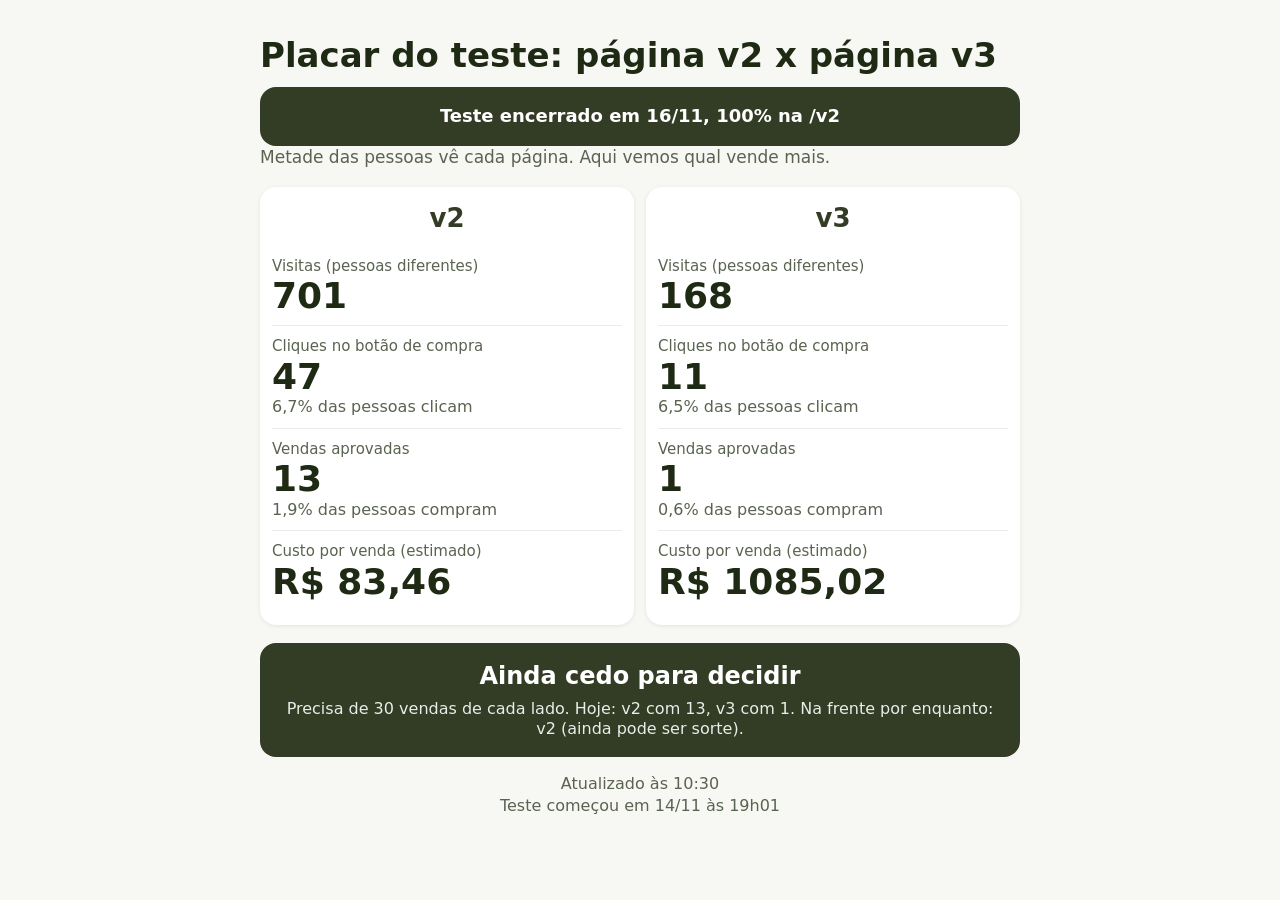
<file: placar-iun13-uklawf/index.html>
<!DOCTYPE html>
<html lang="pt-BR">
<head>
<meta charset="UTF-8">
<meta name="viewport" content="width=device-width, initial-scale=1.0">
<meta name="robots" content="noindex, nofollow, noarchive">
<title>Placar do teste</title>
<style>
*{box-sizing:border-box;margin:0;padding:0}
html,body{overflow-x:hidden}
body{font-family:system-ui,-apple-system,"Segoe UI",Roboto,Arial,sans-serif;background:#f7f7f4;color:#1f2a14;font-size:20px;line-height:1.35;padding:20px 14px 40px}
main{max-width:760px;margin:0 auto}
h1{font-size:28px;line-height:1.15;margin-bottom:6px}
.sub{color:#5a6350;font-size:17px;margin-bottom:18px}
.aviso{background:#fff3cd;border:2px solid #e0a800;border-radius:12px;padding:12px 14px;font-size:18px;font-weight:600;margin-bottom:16px}
.aviso[hidden]{display:none}
.cols{display:grid;grid-template-columns:1fr 1fr;gap:12px}
.col{background:#fff;border-radius:16px;padding:14px 12px;box-shadow:0 1px 4px rgba(0,0,0,.08);min-width:0}
.col h2{font-size:26px;text-align:center;margin-bottom:10px;color:#333c24}
.item{padding:10px 0;border-top:1px solid #ecece6}
.item:first-of-type{border-top:0}
.rot{font-size:15px;color:#5a6350}
.num{font-size:30px;font-weight:700;line-height:1.1;overflow-wrap:anywhere}
.peq{font-size:16px;color:#5a6350}
.frente{margin-top:18px;background:#333c24;color:#fff;border-radius:16px;padding:18px 16px;font-size:24px;font-weight:700;text-align:center;line-height:1.25}
.frente small{display:block;font-size:16px;font-weight:400;margin-top:8px;opacity:.9}
.rodape{margin-top:16px;color:#5a6350;font-size:16px;text-align:center}
@media (min-width:600px){body{padding-top:36px}h1{font-size:34px}.num{font-size:36px}}
</style>
</head>
<body>
<main>
<h1>Placar do teste: página v2 x página v3</h1>
<div class="frente" style="margin-top:12px;font-size:18px">Teste encerrado em 16/11, 100% na /v2</div>
<p class="sub">Metade das pessoas vê cada página. Aqui vemos qual vende mais.</p>
<div class="aviso" id="aviso" hidden>Dados de vendas atrasados. Os números abaixo são os últimos que deram certo.</div>
<div class="cols">
  <section class="col" id="c-v2"><h2>v2</h2></section>
  <section class="col" id="c-v3"><h2>v3</h2></section>
</div>
<div class="frente" id="frente">Carregando…</div>
<p class="rodape" id="rodape"></p>
</main>
<script>
(function(){
  var ROT=[
    ["Visitas (pessoas diferentes)","unicos",null],
    ["Cliques no botão de compra","cliques","taxa_clique","das pessoas clicam"],
    ["Vendas aprovadas","vendas","taxa_conversao","das pessoas compram"],
    ["Custo por venda (estimado)","custo_por_venda",null]
  ];
  function n(x){return x===null||x===undefined?"sem dado":String(x).replace(".",",")}
  function pc(x){return x===null||x===undefined?"":(String(x).replace(".",",")+"%")}
  function brl(x){if(x===null||x===undefined)return "sem vendas ainda";return "R$ "+x.toFixed(2).replace(".",",")}
  function monta(id,d){
    var el=document.getElementById(id),h=el.firstChild.outerHTML;
    ROT.forEach(function(r){
      var v=r[1]==="custo_por_venda"?brl(d.custo_por_venda):n(d[r[1]]);
      var extra="";
      if(r[2]){var t=d[r[2]];extra='<div class="peq">'+(t===null||t===undefined?"":pc(t)+" "+r[3])+'</div>'}
      h+='<div class="item"><div class="rot">'+r[0]+'</div><div class="num">'+v+'</div>'+extra+'</div>';
    });
    el.innerHTML=h;
  }
  function erro(){
    document.getElementById("frente").textContent="Placar fora do ar por enquanto. Tente de novo daqui a pouco.";
  }
  fetch("placar.json?t="+Date.now(),{cache:"no-store"}).then(function(r){if(!r.ok)throw 0;return r.json()}).then(function(j){
    monta("c-v2",j.v2);monta("c-v3",j.v3);
    var f=document.getElementById("frente");
    f.innerHTML=(j.frente||"Ainda cedo para decidir")+(j.frente_detalhe?"<small>"+j.frente_detalhe+"</small>":"");
    document.getElementById("aviso").hidden=!(j.vendas_atrasadas||j.gasto_atrasado||j.contador_atrasado);
    document.getElementById("rodape").innerHTML="Atualizado às "+j.atualizado_hhmm+"<br>Teste começou em "+j.inicio_texto;
  }).catch(erro);
})();
</script>
</body>
</html>
</file>
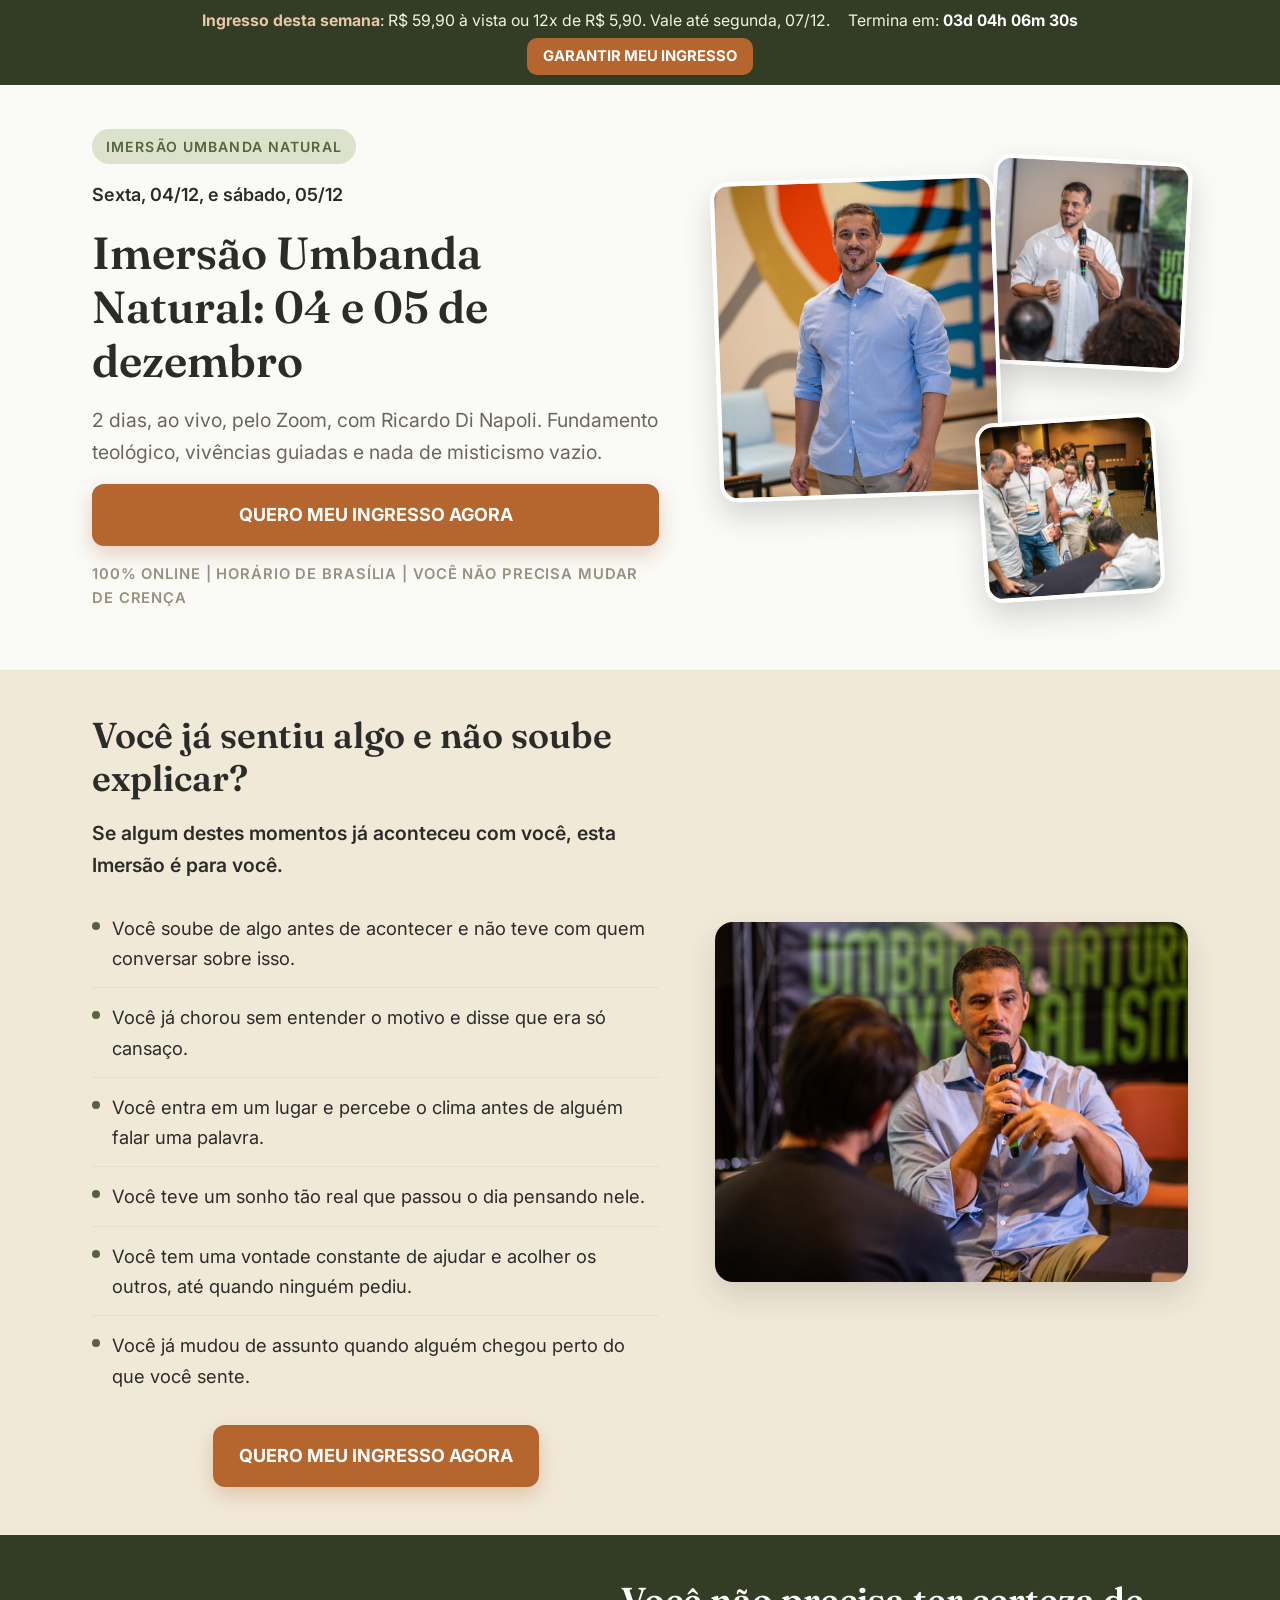
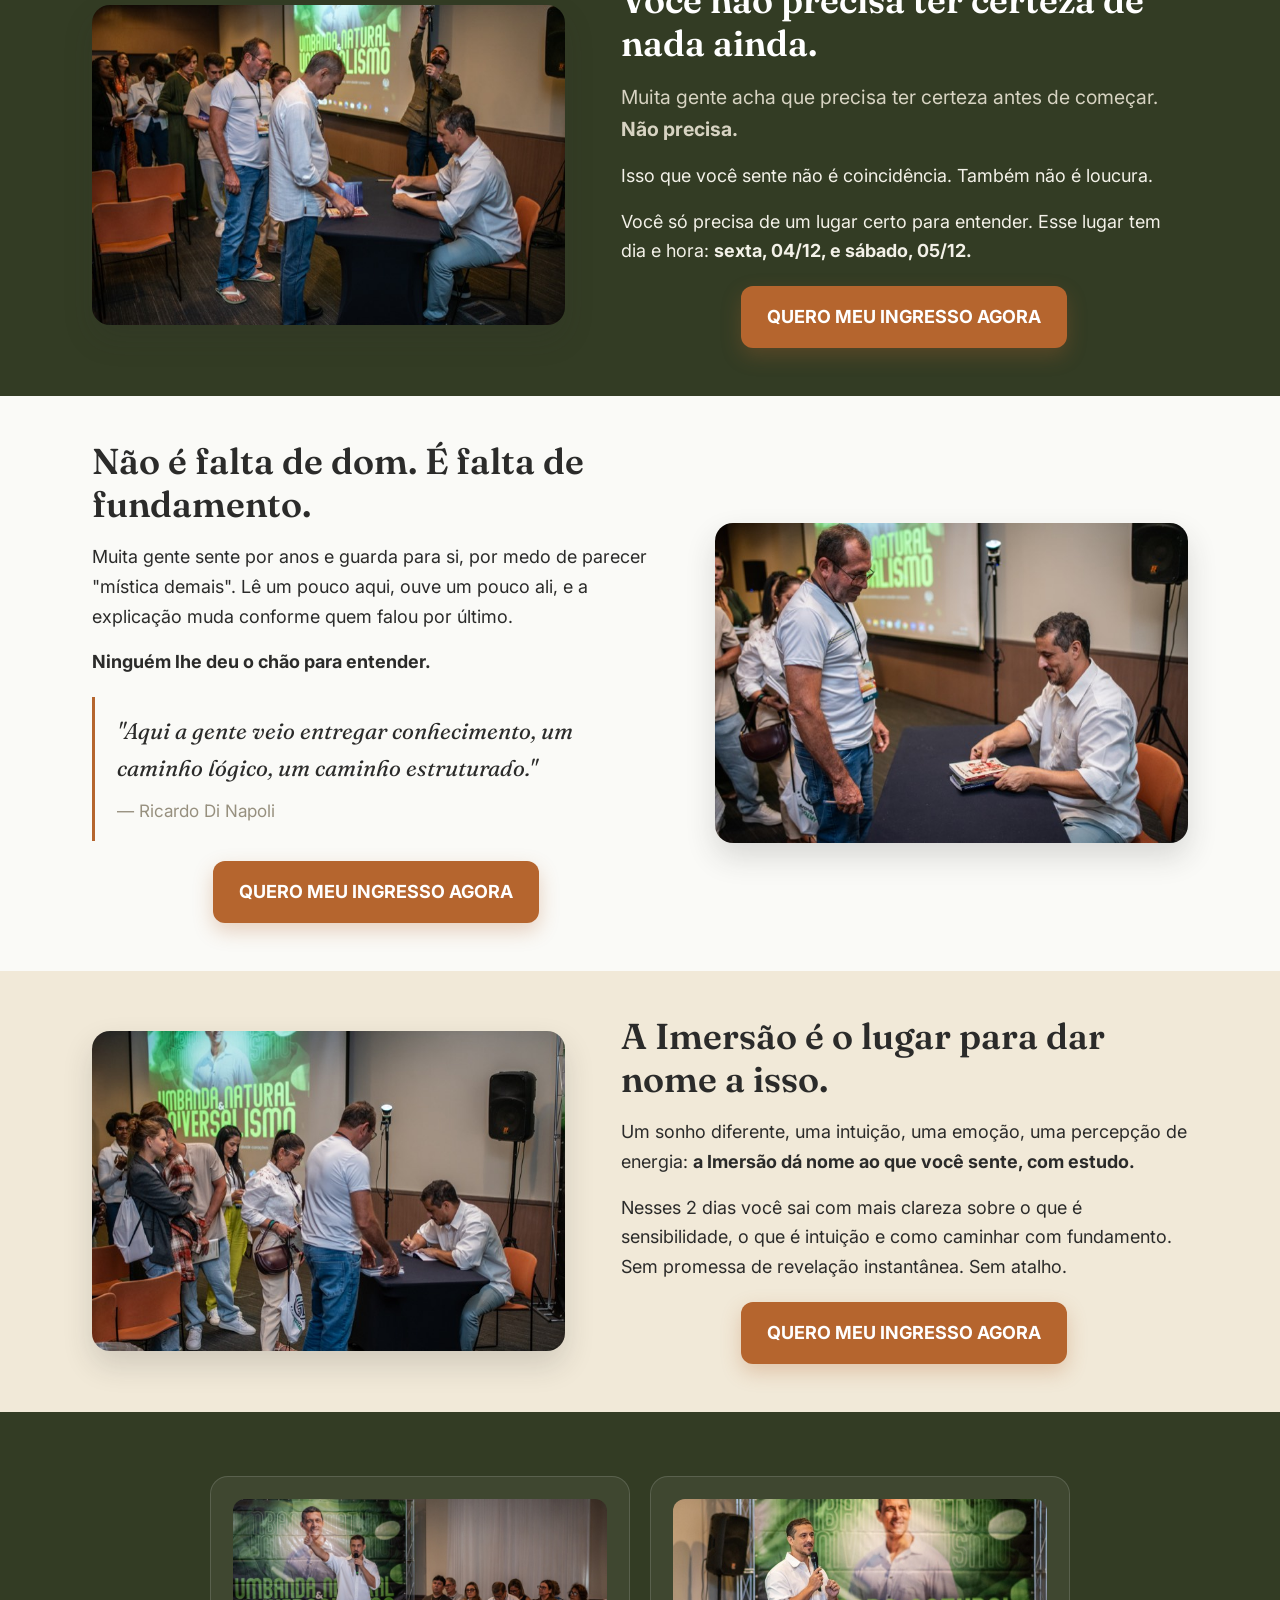
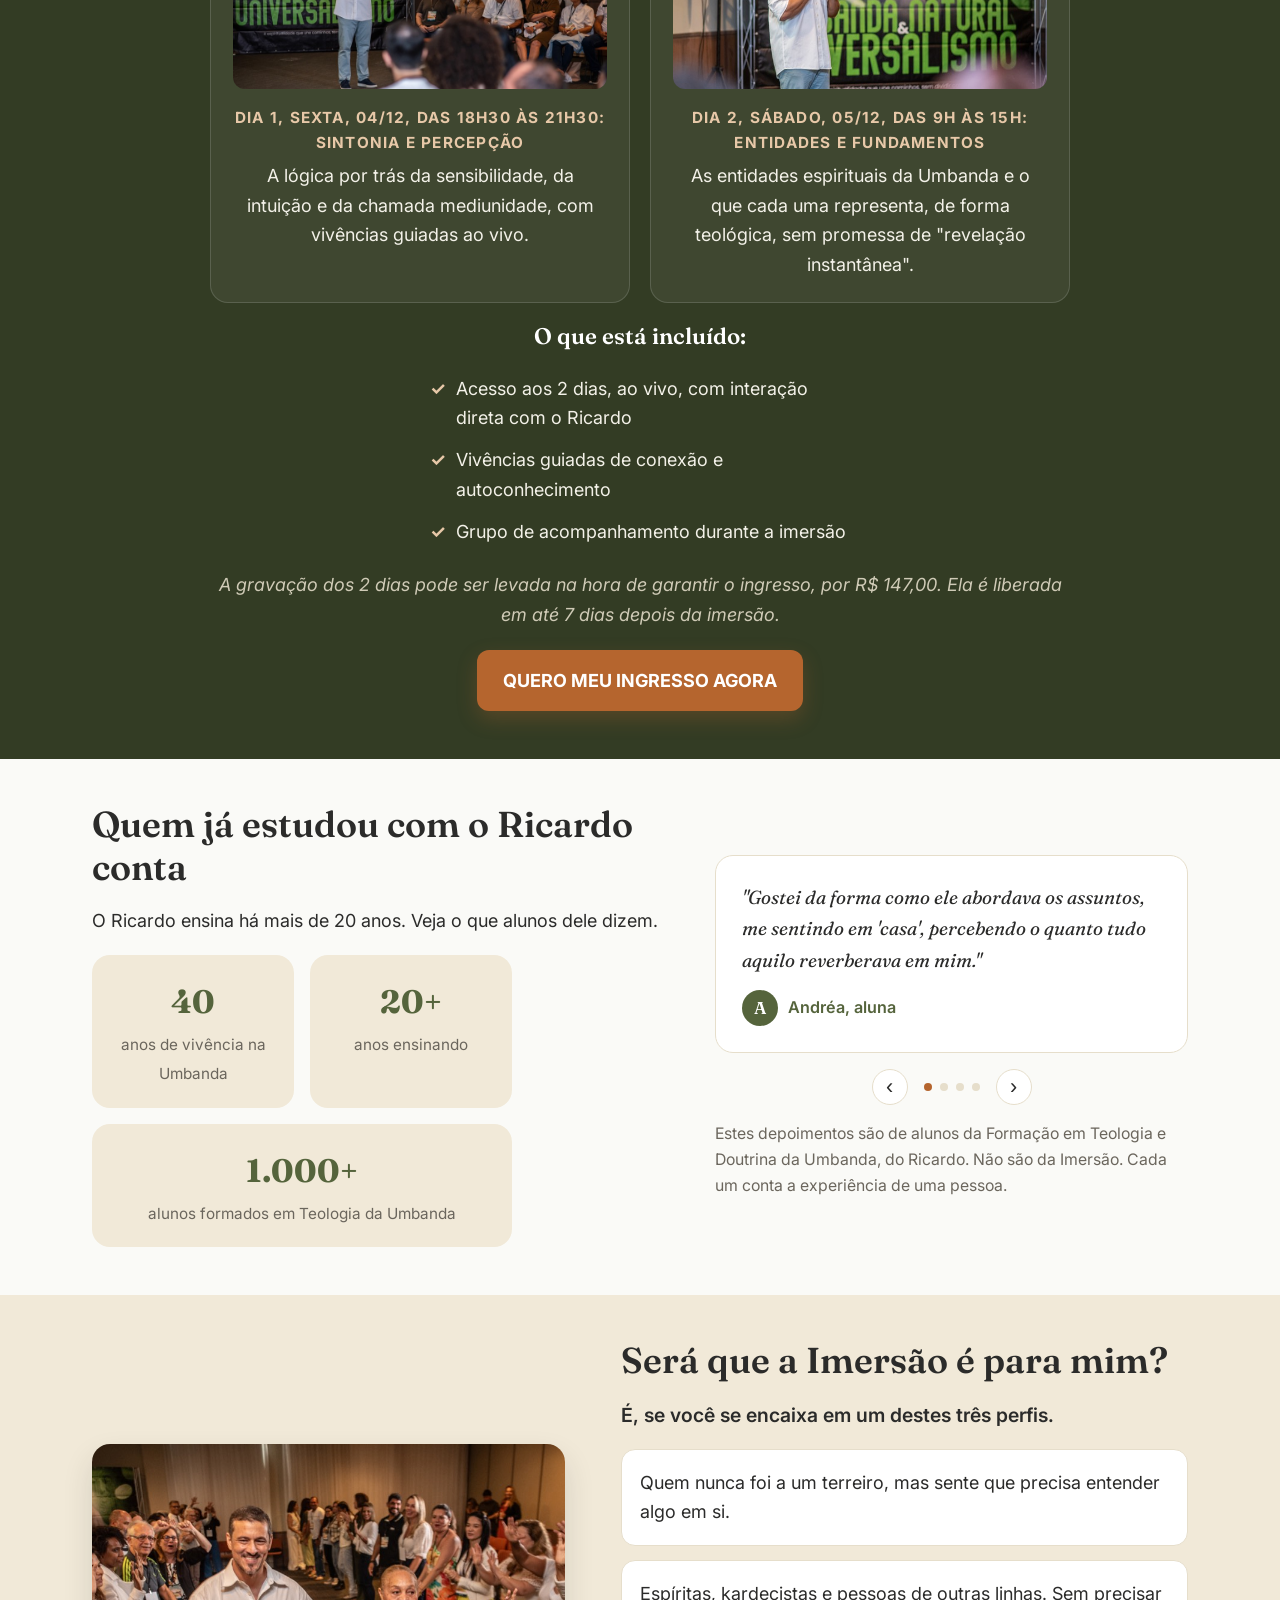
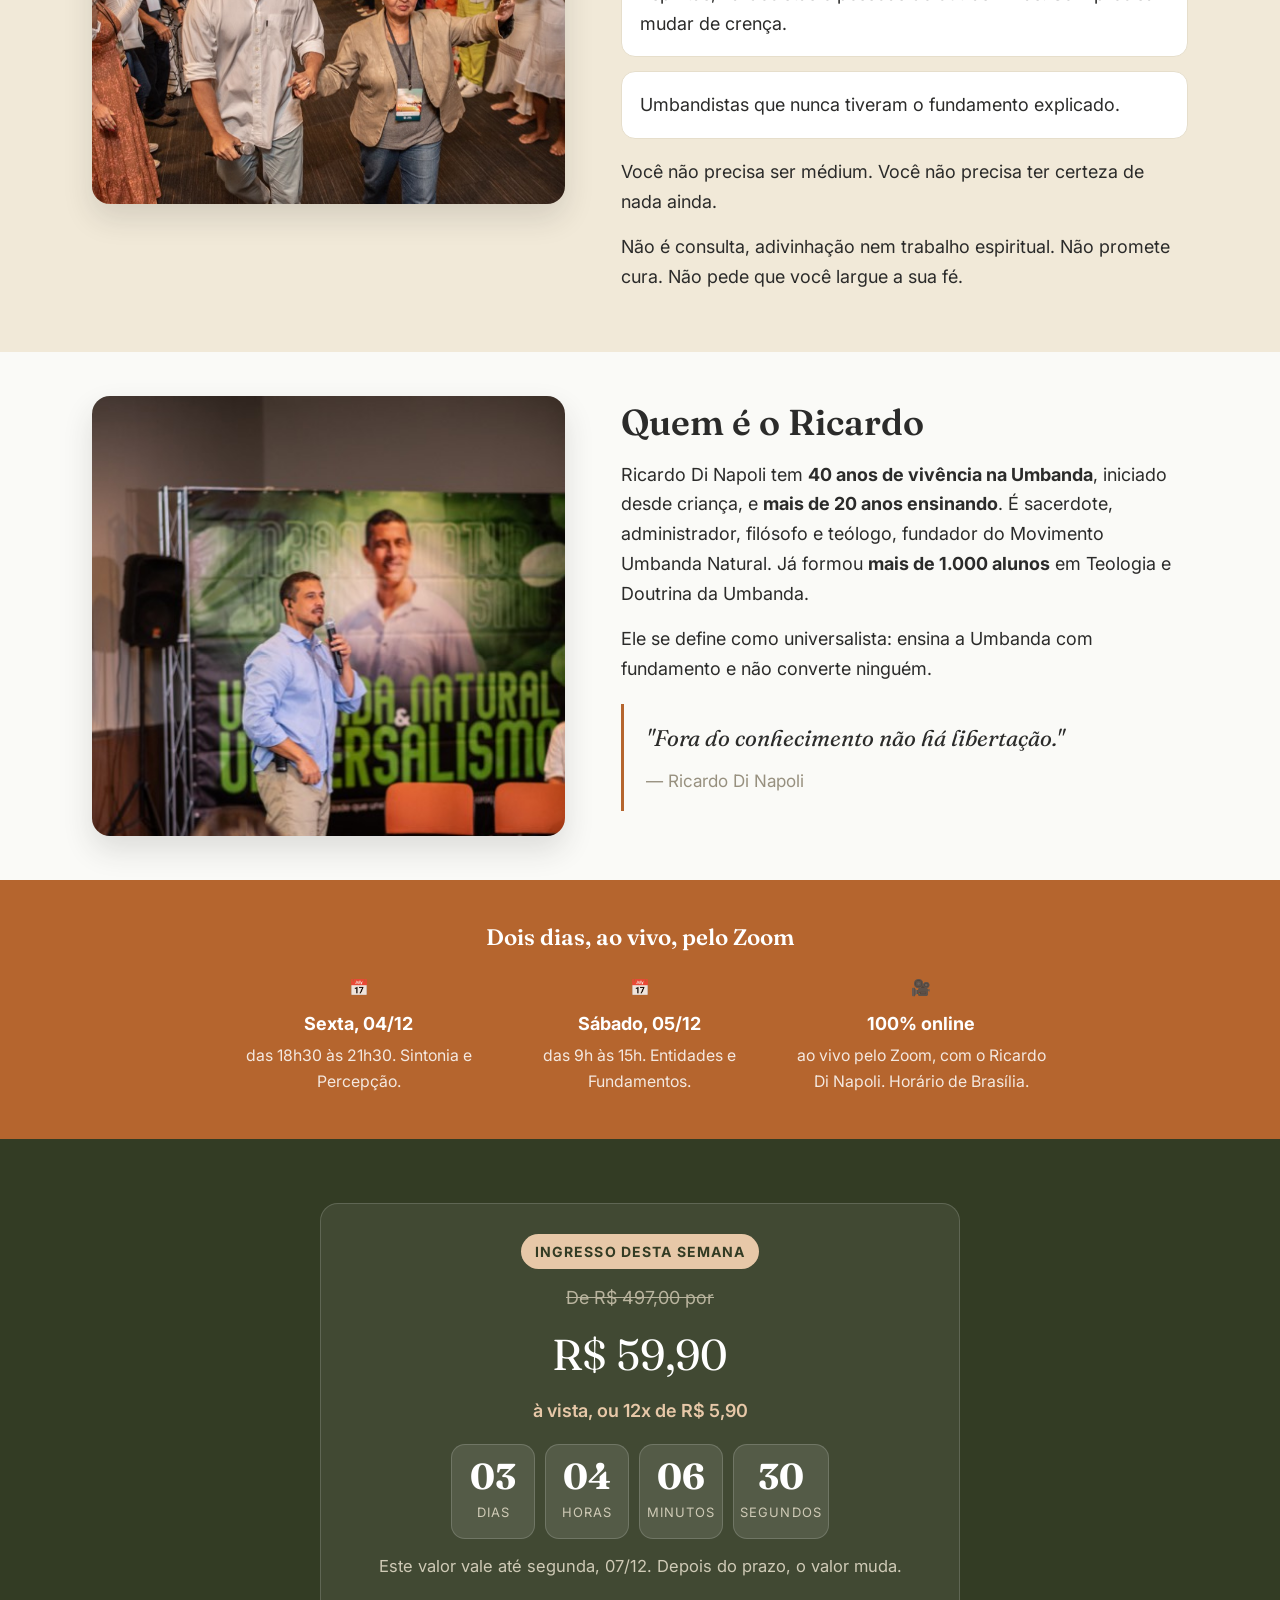
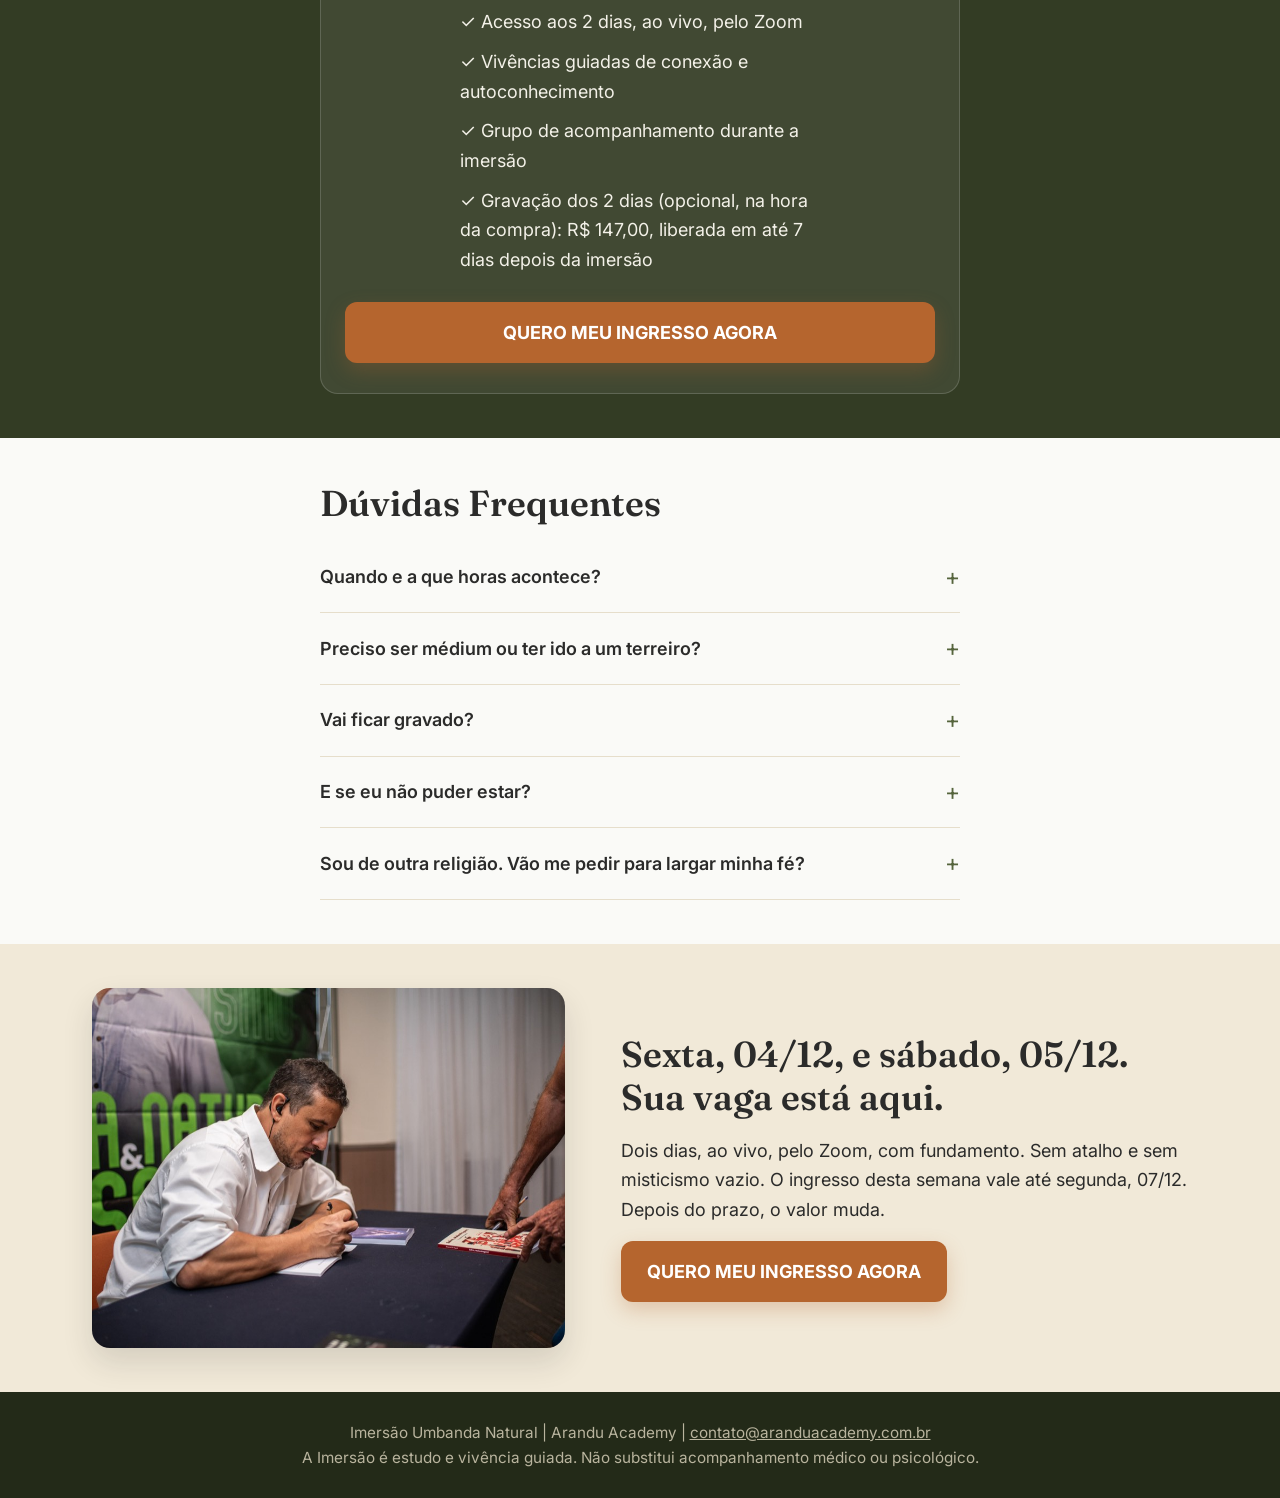
<file: v1/index.html>
<!DOCTYPE html>
<html lang="pt-BR">
<head>
<script>(function(w,d,s,l,i){w[l]=w[l]||[];w[l].push({'gtm.start':new Date().getTime(),event:'gtm.js'});var f=d.getElementsByTagName(s)[0],j=d.createElement(s),dl=l!='dataLayer'?'&l='+l:'';j.async=true;j.src='https://www.googletagmanager.com/gtm.js?id='+i+dl;f.parentNode.insertBefore(j,f);})(window,document,'script','dataLayer','GTM-W9XCN54J');</script>
<meta charset="UTF-8">
<meta name="viewport" content="width=device-width, initial-scale=1.0">
<!-- Página v1 da IUN13 no modelo do kit (base-arandu.html). Só conteúdo trocado; CSS do kit. -->
<title>Imersão Umbanda Natural: 04 e 05 de dezembro</title>
<meta name="description" content="2 dias, ao vivo e 100% online, com Ricardo Di Napoli. Fundamento teológico, vivências guiadas e nada de misticismo vazio.">
<meta name="theme-color" content="#333C24">
<meta property="og:locale" content="pt_BR">
<meta property="og:type" content="website">
<meta property="og:title" content="Imersão Umbanda Natural: 04 e 05 de dezembro">
<meta property="og:description" content="2 dias, ao vivo e 100% online, com Ricardo Di Napoli. Fundamento teológico, vivências guiadas e nada de misticismo vazio.">
<meta property="og:image" content="https://imersao.aranduacademy.com.br/assets-kit/img/og-image.jpg">
<meta name="twitter:card" content="summary_large_image">
<link rel="icon" type="image/png" sizes="32x32" href="../assets-kit/img/favicon-32.png">
<link rel="icon" type="image/png" sizes="16x16" href="../assets-kit/img/favicon-16.png">
<link rel="preconnect" href="https://fonts.googleapis.com">
<link rel="preconnect" href="https://fonts.gstatic.com" crossorigin>
<link href="https://fonts.googleapis.com/css2?family=Fraunces:opsz,wght@9..144,500;9..144,600;9..144,700&family=Inter:wght@400;500;600;700&display=swap" rel="stylesheet">
<style>
  :root{
    --bg: #FAFAF7;
    --bg-soft: #F1E9D8;
    --ink: #2B2B2A;
    --ink-soft: #6B665D;
    --ink-faint: #97907F;
    --olive: #55643C;
    --olive-deep: #333C24;
    --olive-line: #DCE2CC;
    --cta: #B5652E;
    --cta-deep: #8F4E22;
    --line: #E6DECB;
    --white: #FFFFFF;
    --sand: #E7C8A8;
    --radius: 18px;
    --container-max: 1240px;
    --gap-col: 40px;
    --pad-x: 24px;
    --pad-y: 28px;
  }

  *{ box-sizing:border-box; }
  html{ scroll-behavior:smooth; font-size:112.5%; } /* base 18px: público 40+. NÃO aumentar sem pedido explícito */
  body{
    margin:0;
    background:var(--bg);
    color:var(--ink);
    font-family:'Inter', -apple-system, "Segoe UI", Roboto, sans-serif;
    font-size:1rem;
    line-height:1.65;
    -webkit-font-smoothing:antialiased;
  }
  img{ max-width:100%; display:block; }
  h1,h2,h3{
    font-family:'Fraunces', Georgia, 'Times New Roman', serif;
    font-weight:600;
    line-height:1.2;
    margin:0 0 16px;
    color:var(--ink);
  }
  p{ margin:0 0 16px; }
  ul{ margin:0; padding:0; list-style:none; }

  /* ===== PRIMITIVAS DE LAYOUT (todas as seções usam, sem exceção) ===== */
  .section{ padding-block:var(--pad-y); }
  .section-dark{ background:var(--olive-deep); color:#F3F1E8; }
  .section-dark h2, .section-dark h3{ color:#FFFFFF; }
  .section-soft{ background:var(--bg-soft); }

  .container{ max-width:var(--container-max); margin:0 auto; padding-inline:var(--pad-x); }

  /* Seção centralizada (sem foto ao lado): usa .center dentro do .container */
  .center{ text-align:center; }
  .prose{ max-width:640px; margin:0 auto; }
  .prose.wide{ max-width:860px; }
  .prose.left{ margin:0; }

  .split{ display:grid; gap:var(--gap-col); align-items:center; }
  .split > *{ min-width:0; }

  .tag{
    display:inline-block; font-size:.78rem; font-weight:600; letter-spacing:.08em; text-transform:uppercase;
    color:var(--olive); background:var(--olive-line); padding:6px 14px; border-radius:999px; margin-bottom:16px;
  }
  .section-dark .tag{ background:rgba(255,255,255,.12); color:#E7E2CC; }

  h1{ font-size:2.05rem; }
  h2{ font-size:1.75rem; }
  h3{ font-size:1.25rem; }
  .lede{ font-size:1.08rem; color:var(--ink-soft); }
  .lede.strong{ font-weight:600; color:var(--ink); }
  .section-dark .lede{ color:#D7D3C2; }
  .section-dark .lede.strong{ color:#fff; }
  .kicker{ font-weight:600; color:var(--ink); margin-bottom:16px; } /* linha de data/local acima do h1 */

  .btn{
    display:inline-block; background:var(--cta); color:#fff; font-weight:700; font-size:1rem; text-decoration:none;
    padding:16px 26px; border-radius:12px; text-align:center; box-shadow:0 8px 20px rgba(181,101,46,.28);
    transition:background .15s ease, transform .1s ease;
  }
  .btn:hover{ background:var(--cta-deep); }
  .btn:active{ transform:translateY(1px); }
  .btn-block{ display:block; width:100%; }
  .btn-center{ text-align:center; margin:20px 0 4px; }

  .trustline{ margin-top:16px; font-size:.82rem; letter-spacing:.06em; text-transform:uppercase; color:var(--ink-faint); font-weight:600; }
  .section-dark .trustline{ color:#B9B49E; }

  /* ===== LOTE: faixa estática no topo + contador (oferta real, prazo fixo) ===== */
  .lote-bar{ background:var(--olive-deep); color:#F3F1E8; font-size:.88rem; }
  .lote-bar .container{
    display:flex; flex-wrap:wrap; align-items:center; justify-content:center; gap:6px 18px;
    padding-block:10px; text-align:center; line-height:1.4;
  }
  .lote-bar b{ color:var(--sand); }
  .lote-bar .cd-inline{ font-variant-numeric:tabular-nums; font-weight:700; color:#fff; }
  .lote-bar .btn{ padding:8px 16px; font-size:.82rem; border-radius:10px; box-shadow:none; }

  .countdown{ display:flex; justify-content:center; gap:10px; margin:18px 0 8px; }
  .cd-item{ min-width:68px; padding:12px 6px; border-radius:14px; background:rgba(255,255,255,.10); border:1px solid rgba(255,255,255,.16); text-align:center; }
  .cd-item b{ display:block; font-family:'Fraunces',serif; font-size:1.7rem; line-height:1.1; color:#fff; font-variant-numeric:tabular-nums; }
  .cd-item span{ font-size:.72rem; letter-spacing:.08em; text-transform:uppercase; color:#CFCAB6; }
  .lote-encerrado-msg{ display:none; }
  body.lote-encerrado .so-aberto{ display:none !important; }
  body.lote-encerrado .lote-encerrado-msg{ display:block; }

  /* ===== HERO (mosaico de 3 fotos rotacionadas) ===== */
  .hero-mosaic{ position:relative; height:190px; }
  .hero-mosaic img{ position:absolute; object-fit:cover; border-radius:var(--radius); box-shadow:0 14px 30px rgba(43,43,42,.18); border:4px solid var(--white); }
  .hero-mosaic .m1{ width:56%; height:190px; left:0; top:0; transform:rotate(-2deg); z-index:2; }
  .hero-mosaic .m2{ width:38%; height:130px; right:0; top:0; transform:rotate(3deg); z-index:1; }
  .hero-mosaic .m3{ width:34%; height:110px; right:2%; bottom:-56px; transform:rotate(-4deg); z-index:3; }

  /* ===== IDENTIFICAÇÃO (lista com divisórias + foto) ===== */
  .id-list{ margin:18px 0; }
  .id-list li{ display:flex; gap:12px; padding:14px 0; border-bottom:1px solid var(--line); font-size:1.02rem; }
  .id-list li:last-child{ border-bottom:none; }
  .id-dot{ flex:none; width:8px; height:8px; border-radius:50%; background:var(--olive); margin-top:9px; }
  .id-photo{ border-radius:var(--radius); overflow:hidden; box-shadow:0 14px 30px rgba(43,43,42,.14); }
  .id-photo img{ width:100%; height:280px; object-fit:cover; object-position:top; }

  /* Foto única ao lado do texto (reframe, causa, ponte, objeção, fechamento) */
  .block-photo{ border-radius:var(--radius); overflow:hidden; box-shadow:0 14px 30px rgba(43,43,42,.16); }
  .block-photo img{ width:100%; height:240px; object-fit:cover; object-position:50% 20%; }

  .photo-portrait img{ max-height:440px; }  /* foto em pé (retrato): evita bloco gigante no desktop */

  /* ===== CARROSSEL DE DEPOIMENTOS ===== */
  .testi-track{ display:flex; overflow-x:auto; scroll-snap-type:x mandatory; -webkit-overflow-scrolling:touch; scrollbar-width:none; }
  .testi-track::-webkit-scrollbar{ display:none; }
  .testi-card{ flex:0 0 100%; scroll-snap-align:start; background:var(--white); border:1px solid var(--line); border-radius:var(--radius); padding:26px; min-height:180px; }
  .testi-card p{ font-family:'Fraunces', serif; font-style:italic; font-size:1.05rem; color:var(--ink); margin:0 0 14px; }
  .testi-who{ display:flex; align-items:center; gap:10px; }
  .testi-avatar{ width:36px; height:36px; border-radius:50%; object-fit:cover; flex:none; }
  .testi-initial{ display:flex; align-items:center; justify-content:center; color:#fff; font-family:'Fraunces', serif; font-weight:600; font-size:.95rem; }
  .testi-author{ font-weight:600; color:var(--olive); font-size:.9rem; }
  .testi-nav{ display:flex; align-items:center; justify-content:center; gap:16px; margin-top:16px; }
  .testi-btn{ background:var(--white); border:1px solid var(--line); width:36px; height:36px; border-radius:50%; font-size:1.2rem; line-height:1; cursor:pointer; color:var(--ink); }
  .testi-btn:hover{ background:var(--bg-soft); }
  .testi-dots{ display:flex; gap:8px; }
  .testi-dot{ width:8px; height:8px; border-radius:50%; border:none; background:var(--line); cursor:pointer; padding:0; }
  .testi-dot.active{ background:var(--cta); }

  /* ===== CITAÇÃO ===== */
  blockquote{
    margin:20px 0; padding:16px 0 16px 22px; border-left:3px solid var(--cta);
    font-family:'Fraunces', serif; font-size:1.25rem; font-style:italic; color:var(--ink);
  }
  .section-dark blockquote{ border-left-color:var(--sand); color:#fff; }
  blockquote cite{ display:block; margin-top:10px; font-family:'Inter',sans-serif; font-style:normal; font-size:.95rem; color:var(--ink-faint); }

  /* ===== CONTEÚDO / DIAS (cards com foto, em fundo escuro) ===== */
  .dias{ display:grid; gap:20px; margin:20px 0; }
  .dia-card{ background:rgba(255,255,255,.06); border:1px solid rgba(255,255,255,.14); border-radius:var(--radius); padding:22px; text-align:center; }
  .dia-card img{ border-radius:12px; margin-bottom:16px; height:190px; width:100%; object-fit:cover; object-position:50% 20%; }
  .dia-card .dia-num{ font-size:.85rem; letter-spacing:.08em; text-transform:uppercase; color:var(--sand); font-weight:700; margin-bottom:6px; }
  .dia-card p{ color:#F3F1E8; margin:0; }
  .incluido{ margin:18px auto; max-width:420px; }
  .incluido li{ display:flex; gap:10px; padding:6px 0; text-align:left; }
  .check{ flex:none; color:var(--sand); font-weight:700; }
  .nota{ font-size:1rem; font-style:italic; color:#CFCAB6; }

  /* ===== PROVA SOCIAL ===== */
  .stats{ display:grid; grid-template-columns:1fr 1fr; gap:16px; margin:20px 0 4px; max-width:420px; }
  .stat{ background:var(--bg-soft); border-radius:var(--radius); padding:20px 16px; text-align:center; }
  .stat b{ display:block; font-family:'Fraunces',serif; font-size:1.8rem; color:var(--olive); }
  .stat span{ font-size:.85rem; color:var(--ink-soft); }
  .prova-mosaic{ display:grid; grid-template-columns:1fr 1fr; gap:10px; margin:16px 0 0; }
  .prova-mosaic img{ border-radius:14px; height:140px; object-fit:cover; box-shadow:0 8px 18px rgba(43,43,42,.12); }
  .prova-mosaic .wide{ grid-column:1 / -1; height:180px; }

  /* ===== OBJEÇÃO (3 cards) ===== */
  .cards3{ display:grid; gap:14px; margin:18px 0; }
  .card3{ background:var(--white); border:1px solid var(--line); border-radius:14px; padding:18px; }
  .card3 b{ display:block; margin-bottom:4px; }

  /* ===== FAIXA DE DATAS (cor do CTA) ===== */
  .datas-banner{ background:var(--cta); text-align:center; }
  .datas-banner h3{ color:#fff; margin-bottom:24px; }
  .datas-cols{ display:grid; gap:24px; max-width:820px; margin:0 auto; }
  .datas-cols > div{ display:flex; flex-direction:column; align-items:center; gap:4px; color:#fff; }
  .datas-icon{ font-size:1.4rem; margin-bottom:4px; }
  .datas-cols strong{ font-size:1rem; }
  .datas-cols span{ color:rgba(255,255,255,.85); font-size:.88rem; }

  /* ===== INVESTIMENTO ===== */
  .preco-box{ background:rgba(255,255,255,.07); border:1px solid rgba(255,255,255,.16); border-radius:var(--radius); padding:30px 24px; text-align:center; margin:20px 0 0; }
  .lote-selo{ display:inline-block; font-size:.78rem; font-weight:700; letter-spacing:.08em; text-transform:uppercase; color:var(--olive-deep); background:var(--sand); padding:6px 14px; border-radius:999px; margin-bottom:14px; }
  .preco-de{ text-decoration:line-through; color:#B9B49E; font-size:1rem; }
  .preco-principal{ font-family:'Fraunces',serif; font-size:2.4rem; color:#fff; margin:6px 0; }
  .preco-vista{ color:var(--sand); font-weight:600; margin-bottom:18px; }
  .preco-lista{ text-align:left; max-width:280px; margin:0 auto 22px; }
  .preco-lista li{ padding:5px 0; }
  .preco-aviso{ font-size:.92rem; color:#CFCAB6; margin:14px 0 0; }

  /* ===== FAQ ===== */
  details{ border-bottom:1px solid var(--line); padding:16px 0; }
  details summary{ cursor:pointer; font-weight:600; list-style:none; display:flex; justify-content:space-between; align-items:center; gap:12px; font-size:1rem; }
  details summary::-webkit-details-marker{ display:none; }
  details summary::after{ content:'+'; flex:none; font-size:1.3rem; color:var(--olive); font-weight:400; }
  details[open] summary::after{ content:'–'; }
  details p{ margin-top:12px; margin-bottom:0; color:var(--ink-soft); font-size:.95rem; }

  footer{ background:#232A18; color:#B9B49E; text-align:center; padding:28px 24px; font-size:.85rem; }

  /* ===== CTA FIXO (só celular; aparece depois que o hero sai da tela) ===== */
  .cta-sticky{
    position:fixed; left:0; right:0; bottom:0; background:var(--white); border-top:1px solid var(--line);
    padding:10px 14px; box-shadow:0 -8px 20px rgba(43,43,42,.10); z-index:50;
    transform:translateY(120%); transition:transform .25s ease;
  }
  .cta-sticky.show{ transform:translateY(0); }
  .cta-sticky .btn{ padding:13px 20px; font-size:.92rem; }

  /* ===== BREAKPOINTS ===== */
  @media (min-width:768px){ :root{ --pad-x:48px; } }

  @media (min-width:860px){
    :root{ --pad-y:44px; --gap-col:56px; }
    h1{ font-size:2.5rem; }
    h2{ font-size:2rem; }
    .split{ grid-template-columns:1fr; }
    .split.split-text-first{ grid-template-columns:1.2fr 1fr; }
    .split.split-photo-first{ grid-template-columns:1fr 1.2fr; }
    .hero-mosaic{ height:440px; }
    .hero-mosaic .m1{ width:60%; height:320px; left:0; top:20px; }
    .hero-mosaic .m2{ width:42%; height:210px; right:0; top:0; }
    .hero-mosaic .m3{ width:38%; height:180px; right:6%; bottom:0; }
    .id-photo img{ height:100%; min-height:360px; }
    .block-photo img{ height:100%; min-height:320px; }
    .dias{ grid-template-columns:1fr 1fr; }
    .datas-cols{ grid-template-columns:1fr 1fr 1fr; }
    .cd-item{ min-width:84px; }
    .cd-item b{ font-size:2rem; }
    .cta-sticky{ display:none; }
  }
  @media (min-width:1200px){ :root{ --pad-x:72px; } }
</style>
</head>
<body>
<noscript><iframe src="https://www.googletagmanager.com/ns.html?id=GTM-W9XCN54J" height="0" width="0" style="display:none;visibility:hidden"></iframe></noscript>

<!-- BLOCO 0 — FAIXA DO LOTE (estática). Números vêm do CONFIG. -->
<div class="lote-bar" id="loteBar">
  <div class="container">
    <span class="so-aberto"><b data-fill="loteNome">Ingresso desta semana</b>: <span data-fill="precoVista">R$ 39,90</span> à vista ou <span data-fill="parcelas">12x de R$ 3,90</span>. Vale até <span data-fill="prazoTexto">segunda, 23/11</span>.</span>
    <span class="so-aberto">Termina em: <span class="cd-inline" data-countdown-inline>--d --h --m --s</span></span>
    <a href="#investimento" class="btn so-aberto">GARANTIR MEU INGRESSO</a>
    <span class="lote-encerrado-msg">O prazo deste valor terminou.</span>
  </div>
</div>


<!-- BLOCO 1 — HERO | CLARO | mosaico de 3 fotos -->
<section class="section" id="hero">
  <div class="container split split-text-first">
    <div>
      <span class="tag">Imersão Umbanda Natural</span>
      <p class="kicker">Sexta, 04/12, e sábado, 05/12</p>
      <h1>Imersão Umbanda Natural: 04 e 05 de dezembro</h1>
      <p class="lede">2 dias, ao vivo, pelo Zoom, com Ricardo Di Napoli. Fundamento teológico, vivências guiadas e nada de misticismo vazio.</p>
      <a href="#investimento" class="btn btn-block">QUERO MEU INGRESSO AGORA</a>
      <p class="trustline">100% online | Horário de Brasília | Você não precisa mudar de crença</p>
    </div>
    <div class="hero-mosaic">
      <img class="m1" src="../assets-kit/img/hero-1.jpg" alt="Ricardo Di Napoli sorrindo, de camisa azul" style="object-position:50% 20%;">
      <img class="m2" src="../assets-kit/img/hero-2.jpg" alt="Ricardo Di Napoli falando ao microfone no Congresso Arandu" style="object-position:50% 15%;">
      <img class="m3" src="../assets-kit/img/hero-3.jpg" alt="Ricardo autografando livro para um aluno" style="object-position:50% 30%;">
    </div>
  </div>
</section>


<!-- BLOCO 2 — IDENTIFICAÇÃO | SOFT | texto + foto -->
<section class="section section-soft" id="identificacao">
  <div class="container split split-text-first">
    <div>
      <h2>Você já sentiu algo e não soube explicar?</h2>
      <p class="lede strong">Se algum destes momentos já aconteceu com você, esta Imersão é para você.</p>
      <ul class="id-list">
        <li><span class="id-dot"></span><span>Você soube de algo antes de acontecer e não teve com quem conversar sobre isso.</span></li>
        <li><span class="id-dot"></span><span>Você já chorou sem entender o motivo e disse que era só cansaço.</span></li>
        <li><span class="id-dot"></span><span>Você entra em um lugar e percebe o clima antes de alguém falar uma palavra.</span></li>
        <li><span class="id-dot"></span><span>Você teve um sonho tão real que passou o dia pensando nele.</span></li>
        <li><span class="id-dot"></span><span>Você tem uma vontade constante de ajudar e acolher os outros, até quando ninguém pediu.</span></li>
        <li><span class="id-dot"></span><span>Você já mudou de assunto quando alguém chegou perto do que você sente.</span></li>
      </ul>
      <div class="btn-center"><a href="#investimento" class="btn">QUERO MEU INGRESSO AGORA</a></div>
    </div>
    <div class="id-photo"><img src="../assets-kit/img/identificacao.jpg" alt="Ricardo Di Napoli em evento, com o público" style="object-position:top;"></div>
  </div>
</section>


<!-- BLOCO 3 — QUEBRA DE CRENÇA | ESCURO | foto + texto -->
<section class="section section-dark" id="reframe">
  <div class="container split split-photo-first">
    <div class="block-photo"><img src="../assets-kit/img/prova-1.jpg" alt="Ricardo Di Napoli com alunos no Congresso Arandu" style="object-position:50% 20%;"></div>
    <div>
      <h2>Você não precisa ter certeza de nada ainda.</h2>
      <p class="lede">Muita gente acha que precisa ter certeza antes de começar. <strong>Não precisa.</strong></p>
      <p>Isso que você sente não é coincidência. Também não é loucura.</p>
      <p>Você só precisa de um lugar certo para entender. Esse lugar tem dia e hora: <strong>sexta, 04/12, e sábado, 05/12.</strong></p>
      <div class="btn-center"><a href="#investimento" class="btn">QUERO MEU INGRESSO AGORA</a></div>
    </div>
  </div>
</section>


<!-- BLOCO 4 — CAUSA | CLARO | texto + foto -->
<section class="section" id="causa">
  <div class="container split split-text-first">
    <div>
      <h2>Não é falta de dom. É falta de fundamento.</h2>
      <p>Muita gente sente por anos e guarda para si, por medo de parecer "mística demais". Lê um pouco aqui, ouve um pouco ali, e a explicação muda conforme quem falou por último.</p>
      <p><strong>Ninguém lhe deu o chão para entender.</strong></p>
      <blockquote>"Aqui a gente veio entregar conhecimento, um caminho lógico, um caminho estruturado."<cite>— Ricardo Di Napoli</cite></blockquote>
      <div class="btn-center"><a href="#investimento" class="btn">QUERO MEU INGRESSO AGORA</a></div>
    </div>
    <div class="block-photo"><img src="../assets-kit/img/prova-2.jpg" alt="Ricardo Di Napoli com alunos no Congresso Arandu" style="object-position:50% 20%;"></div>
  </div>
</section>


<!-- BLOCO 5 — PONTE | SOFT | foto + texto -->
<section class="section section-soft" id="ponte">
  <div class="container split split-photo-first">
    <div class="block-photo"><img src="../assets-kit/img/prova-3.jpg" alt="Alunos e Ricardo Di Napoli após a palestra" style="object-position:50% 20%;"></div>
    <div>
      <h2>A Imersão é o lugar para dar nome a isso.</h2>
      <p>Um sonho diferente, uma intuição, uma emoção, uma percepção de energia: <strong>a Imersão dá nome ao que você sente, com estudo.</strong></p>
      <p>Nesses 2 dias você sai com mais clareza sobre o que é sensibilidade, o que é intuição e como caminhar com fundamento. Sem promessa de revelação instantânea. Sem atalho.</p>
      <div class="btn-center"><a href="#investimento" class="btn">QUERO MEU INGRESSO AGORA</a></div>
    </div>
  </div>
</section>


<!-- BLOCO 6 — OS DOIS DIAS + INCLUÍDO | ESCURO | centralizada -->
<section class="section section-dark" id="conteudo">
  <div class="container center">
    <div class="prose wide">
      <div class="dias">
        <div class="dia-card">
          <img src="../assets-kit/img/cronograma-1.jpg" alt="Ricardo Di Napoli ao vivo, dia 1" style="object-position:50% 20%;">
          <div class="dia-num">Dia 1, sexta, 04/12, das 18h30 às 21h30: Sintonia e Percepção</div>
          <p>A lógica por trás da sensibilidade, da intuição e da chamada mediunidade, com vivências guiadas ao vivo.</p>
        </div>
        <div class="dia-card">
          <img src="../assets-kit/img/cronograma-2.jpg" alt="Ricardo Di Napoli ao vivo, dia 2" style="object-position:50% 20%;">
          <div class="dia-num">Dia 2, sábado, 05/12, das 9h às 15h: Entidades e Fundamentos</div>
          <p>As entidades espirituais da Umbanda e o que cada uma representa, de forma teológica, sem promessa de "revelação instantânea".</p>
        </div>
      </div>
      <h3>O que está incluído:</h3>
      <ul class="incluido">
        <li><span class="check">✓</span><span>Acesso aos 2 dias, ao vivo, com interação direta com o Ricardo</span></li>
        <li><span class="check">✓</span><span>Vivências guiadas de conexão e autoconhecimento</span></li>
        <li><span class="check">✓</span><span>Grupo de acompanhamento durante a imersão</span></li>
      </ul>
      <p class="nota">A gravação dos 2 dias pode ser levada na hora de garantir o ingresso, por R$ 147,00. Ela é liberada em até 7 dias depois da imersão.</p>
      <div class="btn-center"><a href="#investimento" class="btn">QUERO MEU INGRESSO AGORA</a></div>
    </div>
  </div>
</section>


<!-- BLOCO 7 — PROVA SOCIAL | CLARO | números + depoimentos (só texto e primeiro nome) -->
<section class="section" id="prova">
  <div class="container split split-text-first">
    <div>
      <h2>Quem já estudou com o Ricardo conta</h2>
      <p>O Ricardo ensina há mais de 20 anos. Veja o que alunos dele dizem.</p>
      <div class="stats">
        <div class="stat"><b>40</b><span>anos de vivência na Umbanda</span></div>
        <div class="stat"><b>20+</b><span>anos ensinando</span></div>
        <div class="stat" style="grid-column:1 / -1;"><b>1.000+</b><span>alunos formados em Teologia da Umbanda</span></div>
      </div>
    </div>
    <div>
      <div class="testi-carousel">
        <div class="testi-track" id="testiTrack">
          <div class="testi-card">
            <p>"Gostei da forma como ele abordava os assuntos, me sentindo em 'casa', percebendo o quanto tudo aquilo reverberava em mim."</p>
            <div class="testi-who"><span class="testi-avatar testi-initial" style="background:var(--olive);">A</span><span class="testi-author">Andréa, aluna</span></div>
          </div>
          <div class="testi-card">
            <p>"Estou aprendendo muito, compreendo agora o significado e a razão de muitas coisas."</p>
            <div class="testi-who"><img class="testi-avatar" src="../assets-kit/img/testi-mirian.jpg" alt="Mirian"><span class="testi-author">Mirian, aluna</span></div>
          </div>
          <div class="testi-card">
            <p>"Esse quase um ano de aulas foi um divisor pra nosso trabalho espiritual."</p>
            <div class="testi-who"><img class="testi-avatar" src="../assets-kit/img/testi-sueli.jpg" alt="Sueli"><span class="testi-author">Sueli, aluna</span></div>
          </div>
          <div class="testi-card">
            <p>"Muita clareza, muito material de apoio. O curso foi tão bom que vou fazer o segundo ano."</p>
            <div class="testi-who"><span class="testi-avatar testi-initial" style="background:var(--olive);">D</span><span class="testi-author">Dirce, aluna</span></div>
          </div>
        </div>
        <div class="testi-nav">
          <button type="button" class="testi-btn" id="testiPrev" aria-label="Depoimento anterior">‹</button>
          <div class="testi-dots" id="testiDots"></div>
          <button type="button" class="testi-btn" id="testiNext" aria-label="Próximo depoimento">›</button>
        </div>
        <p style="font-size:.88rem;color:var(--ink-soft);margin:16px 0 0;">Estes depoimentos são de alunos da Formação em Teologia e Doutrina da Umbanda, do Ricardo. Não são da Imersão. Cada um conta a experiência de uma pessoa.</p>
      </div>
    </div>
  </div>
</section>


<!-- BLOCO 8 — OBJEÇÃO | SOFT | foto + 3 cards -->
<section class="section section-soft" id="objecao">
  <div class="container split split-photo-first">
    <div class="id-photo"><img src="../assets-kit/img/objecao.jpg" alt="Ricardo Di Napoli" style="object-position:top;"></div>
    <div>
      <h2>Será que a Imersão é para mim?</h2>
      <p class="lede strong">É, se você se encaixa em um destes três perfis.</p>
      <div class="cards3">
        <div class="card3">Quem nunca foi a um terreiro, mas sente que precisa entender algo em si.</div>
        <div class="card3">Espíritas, kardecistas e pessoas de outras linhas. Sem precisar mudar de crença.</div>
        <div class="card3">Umbandistas que nunca tiveram o fundamento explicado.</div>
      </div>
      <p>Você não precisa ser médium. Você não precisa ter certeza de nada ainda.</p>
      <p>Não é consulta, adivinhação nem trabalho espiritual. Não promete cura. Não pede que você largue a sua fé.</p>
    </div>
  </div>
</section>


<!-- BLOCO 9 — QUEM É O RICARDO | CLARO | foto + citação -->
<section class="section" id="quemeh">
  <div class="container split split-photo-first">
    <div class="id-photo photo-portrait"><img src="../assets-kit/img/bio-2.jpg" alt="Ricardo Di Napoli em pé, falando em palestra" style="object-position:top;"></div>
    <div>
      <h2>Quem é o Ricardo</h2>
      <p>Ricardo Di Napoli tem <strong>40 anos de vivência na Umbanda</strong>, iniciado desde criança, e <strong>mais de 20 anos ensinando</strong>. É sacerdote, administrador, filósofo e teólogo, fundador do Movimento Umbanda Natural. Já formou <strong>mais de 1.000 alunos</strong> em Teologia e Doutrina da Umbanda.</p>
      <p>Ele se define como universalista: ensina a Umbanda com fundamento e não converte ninguém.</p>
      <blockquote>"Fora do conhecimento não há libertação."<cite>— Ricardo Di Napoli</cite></blockquote>
    </div>
  </div>
</section>


<!-- BLOCO 10 — DATAS E HORÁRIOS | faixa na cor do CTA -->
<section class="section datas-banner" id="datas">
  <div class="container">
    <h3>Dois dias, ao vivo, pelo Zoom</h3>
    <div class="datas-cols">
      <div><span class="datas-icon">📅</span><strong>Sexta, 04/12</strong><span>das 18h30 às 21h30. Sintonia e Percepção.</span></div>
      <div><span class="datas-icon">📅</span><strong>Sábado, 05/12</strong><span>das 9h às 15h. Entidades e Fundamentos.</span></div>
      <div><span class="datas-icon">🎥</span><strong>100% online</strong><span>ao vivo pelo Zoom, com o Ricardo Di Napoli. Horário de Brasília.</span></div>
    </div>
  </div>
</section>


<!-- BLOCO 11 — INVESTIMENTO + CONTADOR | ESCURO | preço, prazo e checkout vêm do CONFIG -->
<section class="section section-dark" id="investimento">
  <div class="container center">
    <div class="prose">
      <div class="preco-box">
        <div class="so-aberto">
          <span class="lote-selo" data-fill="loteNome">Ingresso desta semana</span>
          <div class="preco-de">De <span data-fill="precoDe">R$ 497,00</span> por</div>
          <div class="preco-principal" data-fill="precoVista">R$ 39,90</div>
          <div class="preco-vista">à vista, ou <span data-fill="parcelas">12x de R$ 3,90</span></div>
          <div class="countdown" data-countdown>
            <div class="cd-item"><b data-u="d">--</b><span>dias</span></div>
            <div class="cd-item"><b data-u="h">--</b><span>horas</span></div>
            <div class="cd-item"><b data-u="m">--</b><span>minutos</span></div>
            <div class="cd-item"><b data-u="s">--</b><span>segundos</span></div>
          </div>
          <p class="preco-aviso">Este valor vale até <span data-fill="prazoTexto">segunda, 23/11</span>. Depois do prazo, o valor muda.</p>
          <ul class="preco-lista" style="margin-top:22px;max-width:360px;">
            <li>✓ Acesso aos 2 dias, ao vivo, pelo Zoom</li>
            <li>✓ Vivências guiadas de conexão e autoconhecimento</li>
            <li>✓ Grupo de acompanhamento durante a imersão</li>
            <li>✓ Gravação dos 2 dias (opcional, na hora da compra): R$ 147,00, liberada em até 7 dias depois da imersão</li>
          </ul>
          <a href="#" class="btn btn-block" data-checkout>QUERO MEU INGRESSO AGORA</a>
        </div>
        <div class="lote-encerrado-msg">
          <p class="lede strong">O prazo deste valor terminou. Aperte o botão para ver o valor atual do ingresso da Imersão Umbanda Natural.</p>
          <a href="#" class="btn btn-block" data-checkout>VER O VALOR ATUAL</a>
        </div>
      </div>
    </div>
  </div>
</section>


<!-- BLOCO 12 — FAQ | CLARO -->
<section class="section" id="faq">
  <div class="container">
    <div class="prose">
      <h2>Dúvidas Frequentes</h2>
      <details><summary>Quando e a que horas acontece?</summary><p>Sexta, 04/12, das 18h30 às 21h30, e sábado, 05/12, das 9h às 15h. Tudo ao vivo, pelo Zoom, no horário de Brasília.</p></details>
      <details><summary>Preciso ser médium ou ter ido a um terreiro?</summary><p>Não. Incorporação é só um dos temas. A Imersão é para quem sente e quer entender, tenha ou não vivência de terreiro.</p></details>
      <details><summary>Vai ficar gravado?</summary><p>A Imersão é ao vivo. A gravação dos 2 dias pode ser levada na hora de garantir o ingresso, por R$ 147,00. Ela é liberada em até 7 dias depois da imersão.</p></details>
      <details><summary>E se eu não puder estar?</summary><p>O ingresso é pessoal e intransferível. Faltar sem avisar não dá direito a troca nem reembolso. Avisando por e-mail com 7 dias ou mais de antecedência, você troca por outra data do mesmo evento em até 12 meses. Ingresso comprado a menos de 7 dias do evento não tem direito de arrependimento. Dúvidas: contato@aranduacademy.com.br</p></details>
      <details><summary>Sou de outra religião. Vão me pedir para largar minha fé?</summary><p>Não. A proposta é entender a Umbanda com fundamento. O Ricardo se define como universalista e não converte ninguém.</p></details>
    </div>
  </div>
</section>


<!-- BLOCO 13 — FECHAMENTO | SOFT | foto + texto -->
<section class="section section-soft" id="fechamento">
  <div class="container split split-photo-first">
    <div class="id-photo"><img src="../assets-kit/img/fechamento.jpg" alt="Ricardo Di Napoli assinando um livro para um aluno" style="object-position:top;"></div>
    <div>
      <h2>Sexta, 04/12, e sábado, 05/12. Sua vaga está aqui.</h2>
      <p>Dois dias, ao vivo, pelo Zoom, com fundamento. Sem atalho e sem misticismo vazio. <span class="so-aberto">O ingresso desta semana vale até <span data-fill="prazoTexto">segunda, 23/11</span>. Depois do prazo, o valor muda.</span></p>
      <a href="#investimento" class="btn">QUERO MEU INGRESSO AGORA</a>
    </div>
  </div>
</section>

<footer>Imersão Umbanda Natural | Arandu Academy | <a href="mailto:contato@aranduacademy.com.br" style="color:inherit;">contato@aranduacademy.com.br</a><br>A Imersão é estudo e vivência guiada. Não substitui acompanhamento médico ou psicológico.</footer>

<!-- CTA fixo: só celular, aparece depois do hero -->
<div class="cta-sticky" id="ctaSticky">
  <a href="#investimento" class="btn btn-block">QUERO MEU INGRESSO AGORA</a>
</div>

<script>
  /* ===================================================================
     CONFIG DA ESCADA DE PREÇO — é AQUI que se troca preço, parcela e prazo. Mais nenhum lugar da página tem preço/data.
     Cada degrau vale até o seu prazoISO (fuso fixo -03:00, Brasília), igual para todo visitante. Vira sozinho:
     49,90 e 59,90 entram automaticamente. O texto da página nunca mostra o próximo valor.
     PROIBIDO: contador que reinicia por visitante (cookie/localStorage). Acabando o último degrau, aparece a mensagem de encerrado.
     =================================================================== */
  var CONFIG = {
    checkout: 'https://pagamento.aranduacademy.com.br/pay/imersao-umbanda-natural-oficial',
    precos: [
      { loteNome:'Ingresso desta semana', prazoISO:'2026-11-23T23:59:59-03:00', prazoTexto:'segunda, 23/11', precoDe:'R$ 497,00', parcelas:'12x de R$ 3,90', precoVista:'R$ 39,90' },
      { loteNome:'Ingresso desta semana', prazoISO:'2026-11-30T23:59:59-03:00', prazoTexto:'segunda, 30/11', precoDe:'R$ 497,00', parcelas:'12x de R$ 4,90', precoVista:'R$ 49,90' },
      { loteNome:'Ingresso desta semana', prazoISO:'2026-12-07T23:59:59-03:00', prazoTexto:'segunda, 07/12', precoDe:'R$ 497,00', parcelas:'12x de R$ 5,90', precoVista:'R$ 59,90' }
    ]
  };
  var VARIANTE = '';     /* prefixo do utm_content ('' = não mexe no utm_content) */
  var CONTAR = false;          /* contador de visitas/cliques do placar do teste */
  var REFAZ = true;           /* GTM também anexa UTMs: refaz o link depois dele */

  function degrau(){
    var agora = Date.now(), i;
    for (i = 0; i < CONFIG.precos.length; i++){
      if (agora <= new Date(CONFIG.precos[i].prazoISO).getTime()) return CONFIG.precos[i];
    }
    return null;
  }

  /* link do checkout: repassa os UTMs/fbclid da URL; com prefixo, marca o utm_content (ex.: v2_origem) */
  function linkCompra(){
    try{
      var out=[],ct=null,ps=location.search.replace(/^\?/,'').split('&'),i,kv,k;
      for(i=0;i<ps.length;i++){
        if(!ps[i])continue;kv=ps[i].split('=');k=kv[0];
        if(k==='ab')continue;
        if(VARIANTE && k==='utm_content'){ct=kv.slice(1).join('=');continue;}
        out.push(ps[i]);
      }
      if(VARIANTE){
        var orig='';try{orig=ct?decodeURIComponent(ct.replace(/\+/g,' ')):'';}catch(e){orig=ct||'';}
        out.push('utm_content='+encodeURIComponent((VARIANTE+(orig?'_'+orig:'')).slice(0,191)));
      }
      return out.length ? CONFIG.checkout+'?'+out.join('&') : CONFIG.checkout;
    }catch(e){return CONFIG.checkout;}
  }
  function conta(k){
    if(!CONTAR) return;
    try{
      var u='https://abacus.jasoncameron.dev/hit/arandu-iun13-ab/'+VARIANTE+'_'+k;
      if(window.fetch)fetch(u,{mode:'no-cors',keepalive:true}).catch(function(){});else(new Image()).src=u;
    }catch(e){}
  }

  (function(){
    var blocks = document.querySelectorAll('[data-countdown]');
    var inlines = document.querySelectorAll('[data-countdown-inline]');
    var checkouts = document.querySelectorAll('[data-checkout]');
    var timer;
    function pad(n){ return (n < 10 ? '0' : '') + n; }
    function refazLinks(){ checkouts.forEach(function(a){ a.href = linkCompra(); }); }
    function preenche(g){
      document.querySelectorAll('[data-fill]').forEach(function(el){
        var k = el.getAttribute('data-fill');
        if (g[k] != null) el.textContent = g[k];
      });
    }
    var atual = null;
    function tick(){
      var g = degrau();
      if (!g){
        document.body.classList.add('lote-encerrado');
        clearInterval(timer);
        return;
      }
      if (g !== atual){ atual = g; preenche(g); }
      var diff = new Date(g.prazoISO).getTime() - Date.now();
      var s = Math.max(0, Math.floor(diff / 1000));
      var d = Math.floor(s / 86400); s -= d * 86400;
      var h = Math.floor(s / 3600);  s -= h * 3600;
      var m = Math.floor(s / 60);    s -= m * 60;
      blocks.forEach(function(bk){
        bk.querySelector('[data-u="d"]').textContent = pad(d);
        bk.querySelector('[data-u="h"]').textContent = pad(h);
        bk.querySelector('[data-u="m"]').textContent = pad(m);
        bk.querySelector('[data-u="s"]').textContent = pad(s);
      });
      inlines.forEach(function(i){ i.textContent = pad(d) + 'd ' + pad(h) + 'h ' + pad(m) + 'm ' + pad(s) + 's'; });
    }
    refazLinks();
    checkouts.forEach(function(a){
      a.addEventListener('click', function(ev){
        ev.preventDefault();
        var ido = false;
        function ir(){ if (ido) return; ido = true; window.location.href = linkCompra(); }
        conta('cliques');
        
        setTimeout(ir, 0);
      });
    });
    if (REFAZ){
      window.addEventListener('load', function(){ setTimeout(refazLinks, 1500); setTimeout(refazLinks, 4000); });
      ['mousedown','touchstart','focus'].forEach(function(ev){ document.addEventListener(ev, function(e){ if(e.target && e.target.closest && e.target.closest('[data-checkout]')) refazLinks(); }, true); });
    }
    setTimeout(function(){
      conta('visitas');
      try{ if(!localStorage.getItem('iun13_vis_'+VARIANTE)){ localStorage.setItem('iun13_vis_'+VARIANTE,'1'); conta('unicos'); } }catch(e){}
    }, 800);
    timer = setInterval(tick, 1000);
    tick();
  })();

  // CTA fixo (celular): aparece quando o hero sai da tela
  (function(){
    var hero = document.getElementById('hero');
    var sticky = document.getElementById('ctaSticky');
    if(!hero || !sticky) return;
    new IntersectionObserver(function(entries){
      entries.forEach(function(e){ sticky.classList.toggle('show', !e.isIntersecting); });
    }, { threshold: 0 }).observe(hero);
  })();

  // Carrossel de depoimentos
  (function(){
    var track = document.getElementById('testiTrack');
    var prev = document.getElementById('testiPrev');
    var next = document.getElementById('testiNext');
    var dotsWrap = document.getElementById('testiDots');
    if(!track || !dotsWrap) return;
    var cards = track.children;
    for(var i=0;i<cards.length;i++){
      var dot = document.createElement('button');
      dot.type = 'button';
      dot.className = 'testi-dot' + (i===0 ? ' active' : '');
      dot.setAttribute('aria-label','Ir para depoimento ' + (i+1));
      (function(idx){ dot.addEventListener('click', function(){ track.scrollTo({ left: idx * track.clientWidth, behavior: 'smooth' }); }); })(i);
      dotsWrap.appendChild(dot);
    }
    function updateDots(){
      var idx = Math.round(track.scrollLeft / track.clientWidth);
      Array.prototype.forEach.call(dotsWrap.children, function(d, i){ d.classList.toggle('active', i === idx); });
    }
    track.addEventListener('scroll', function(){ window.requestAnimationFrame(updateDots); });
    if(prev) prev.addEventListener('click', function(){ track.scrollBy({ left: -track.clientWidth, behavior: 'smooth' }); });
    if(next) next.addEventListener('click', function(){ track.scrollBy({ left: track.clientWidth, behavior: 'smooth' }); });
  })();
</script>
</body>
</html>
</file>
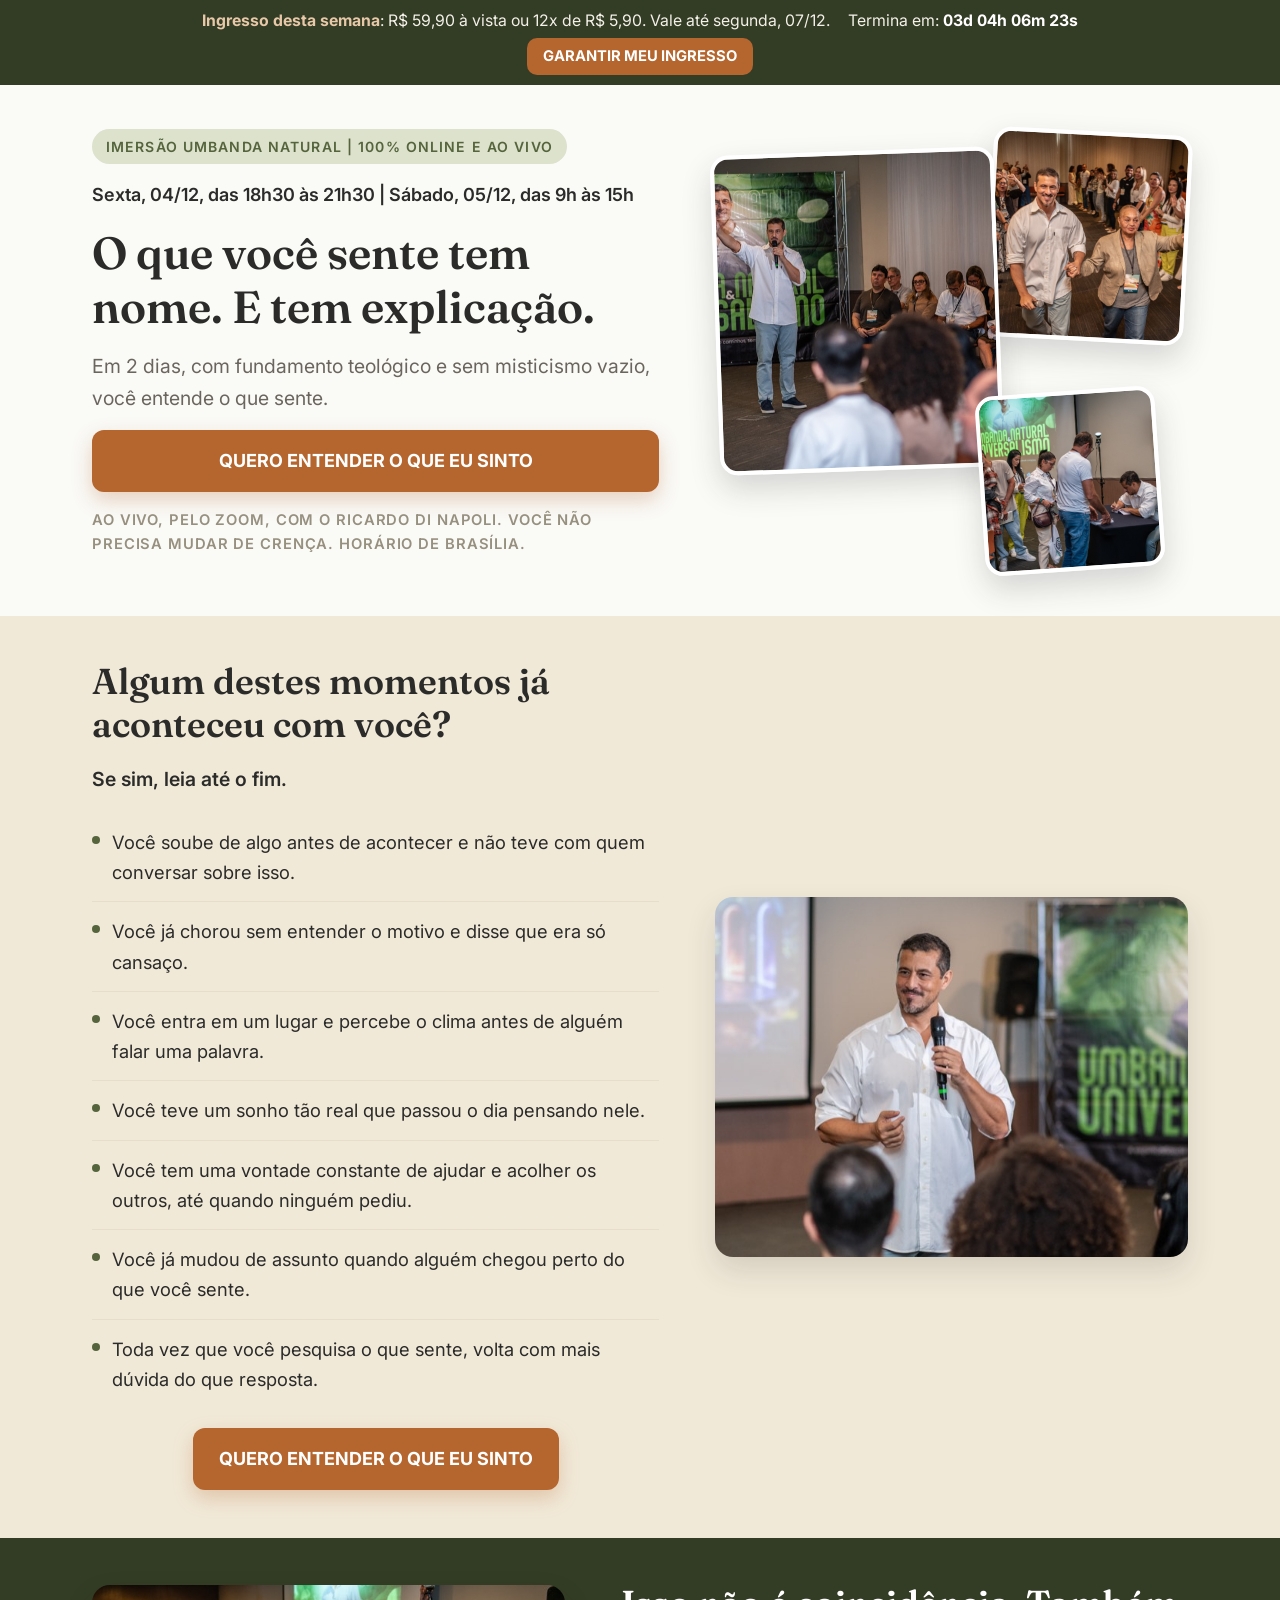
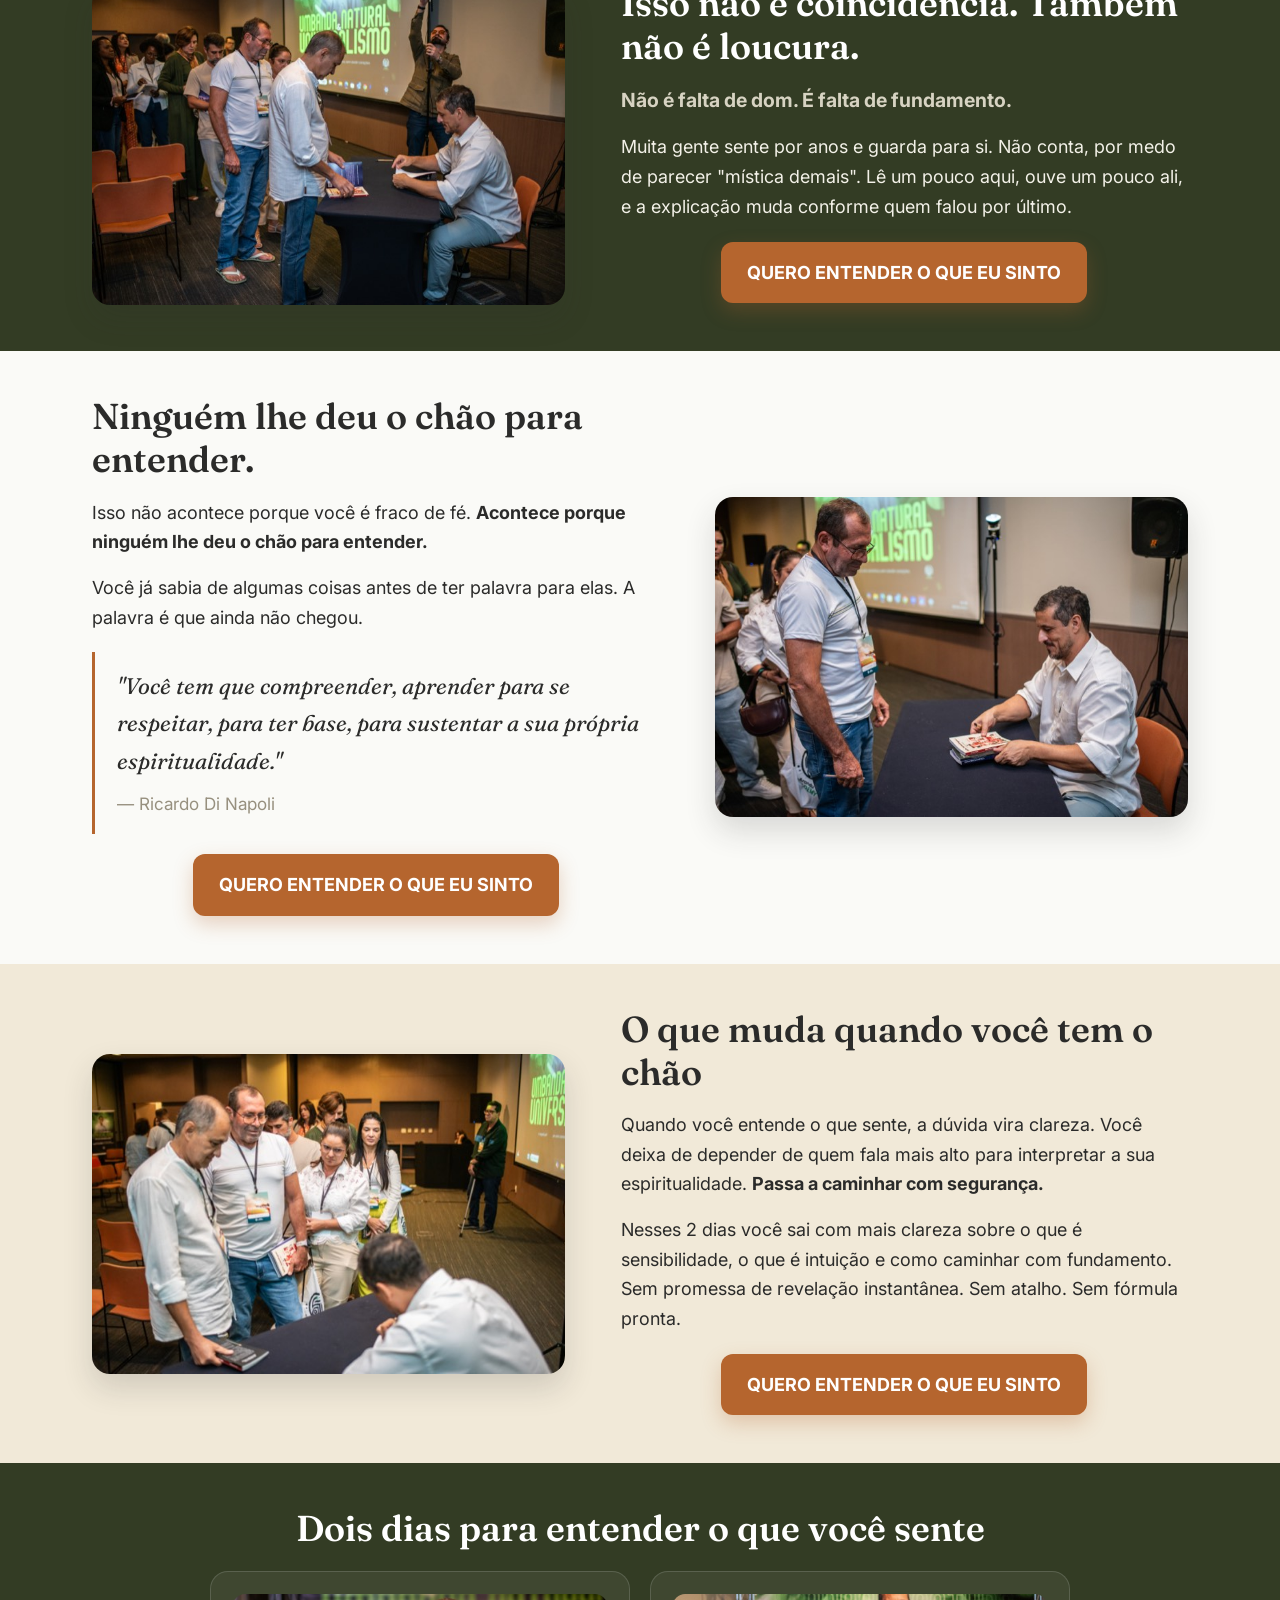
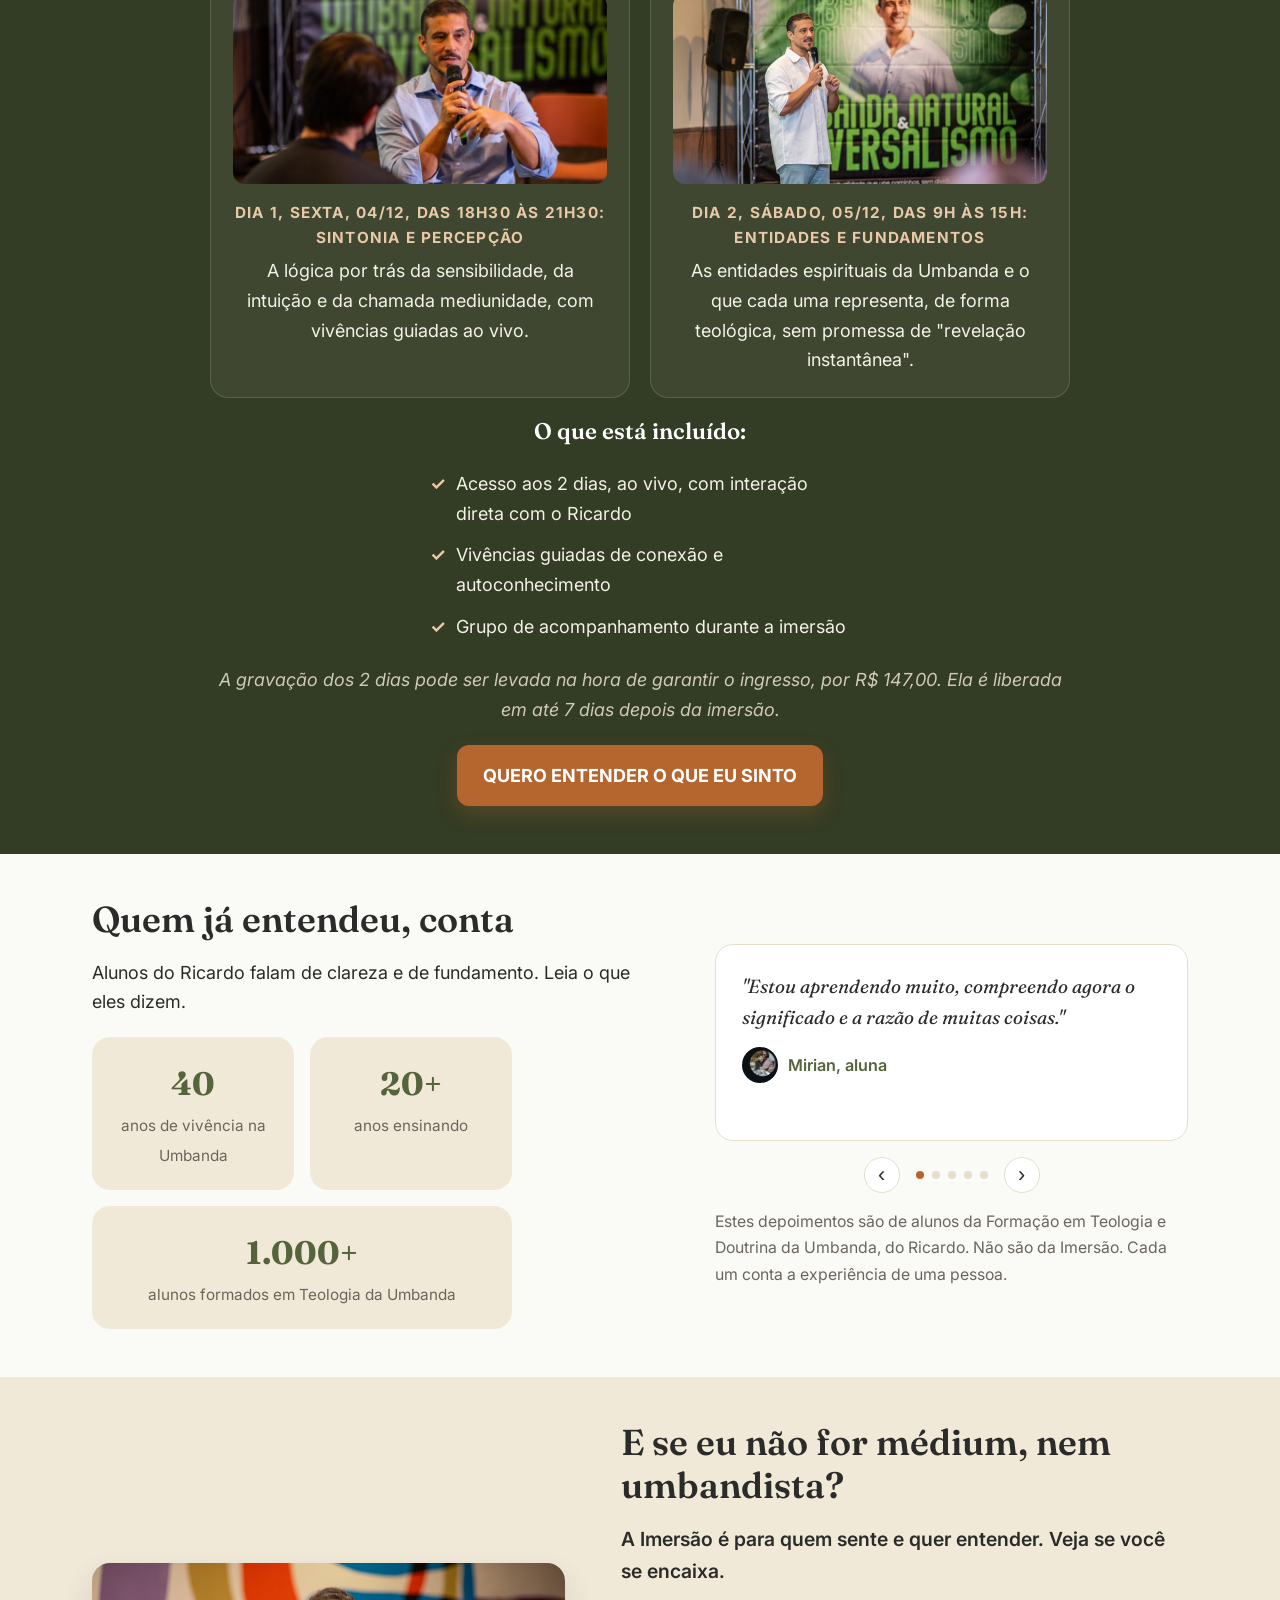
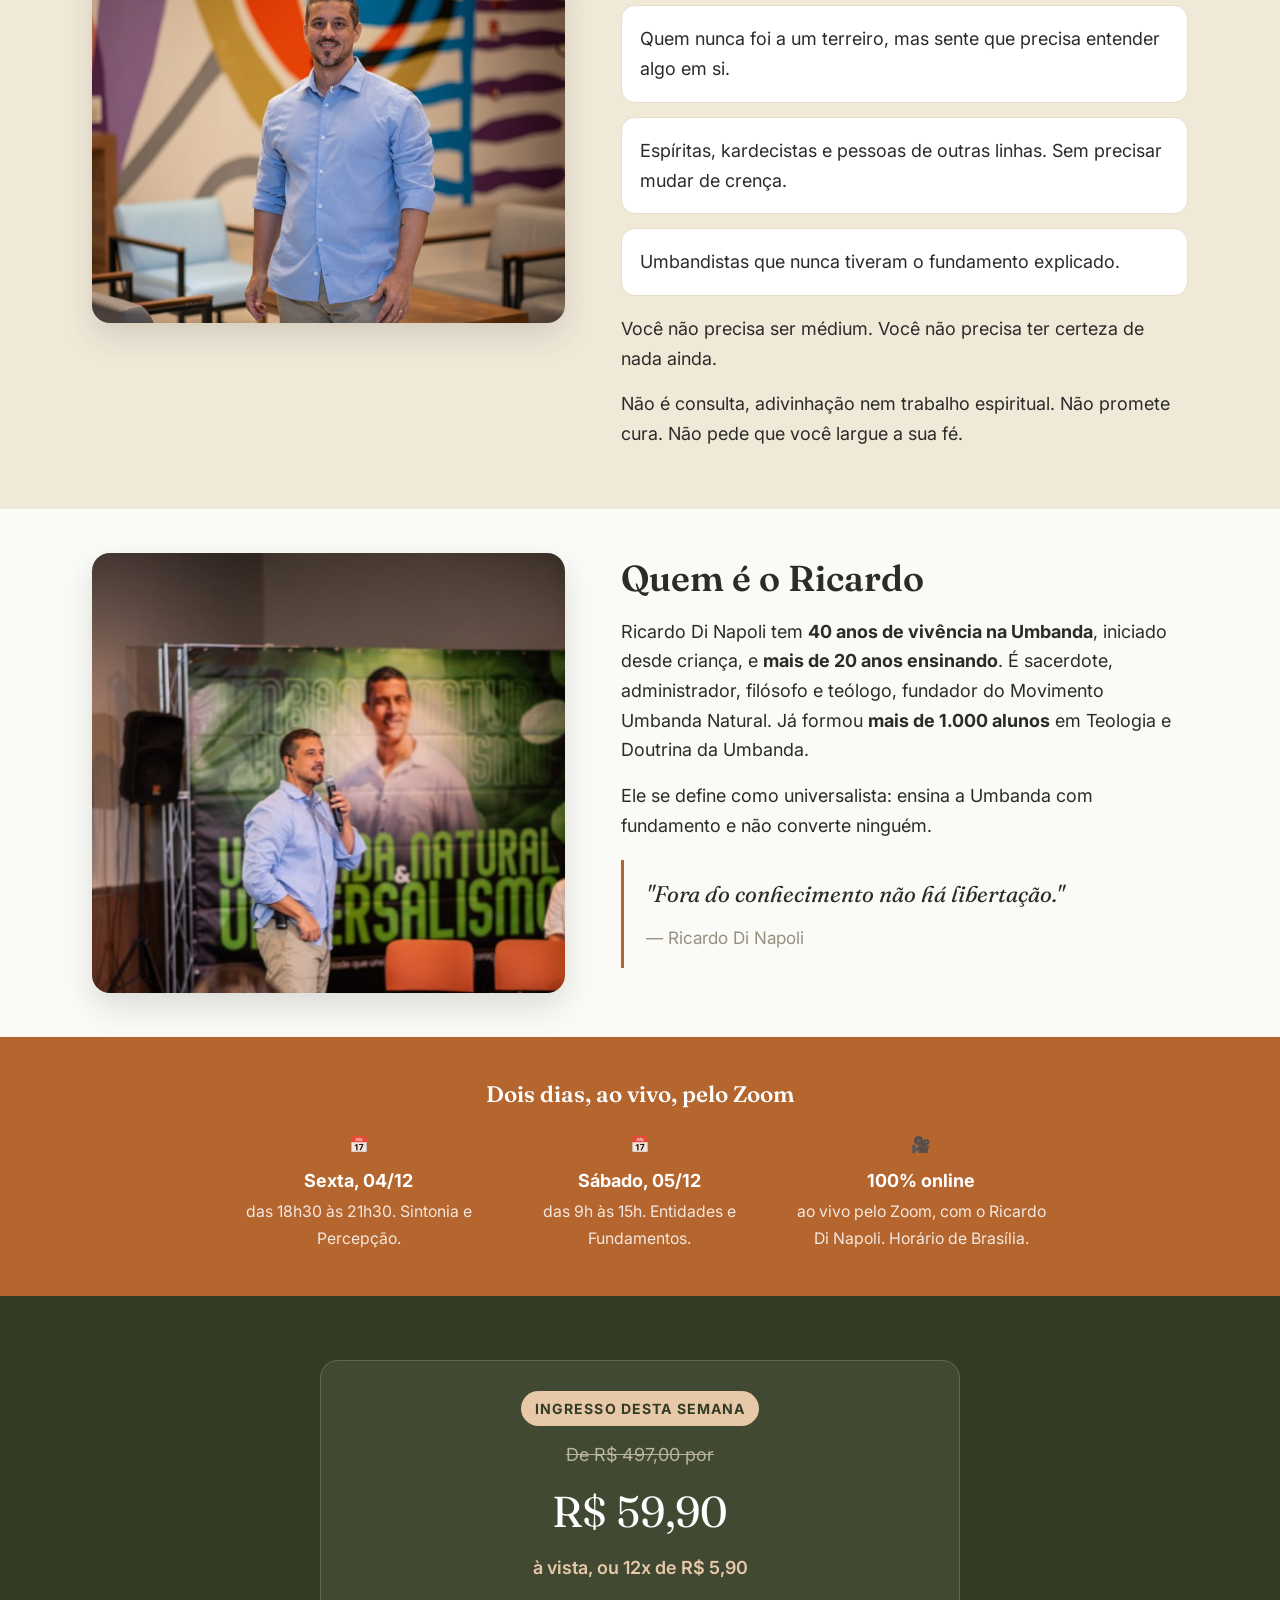
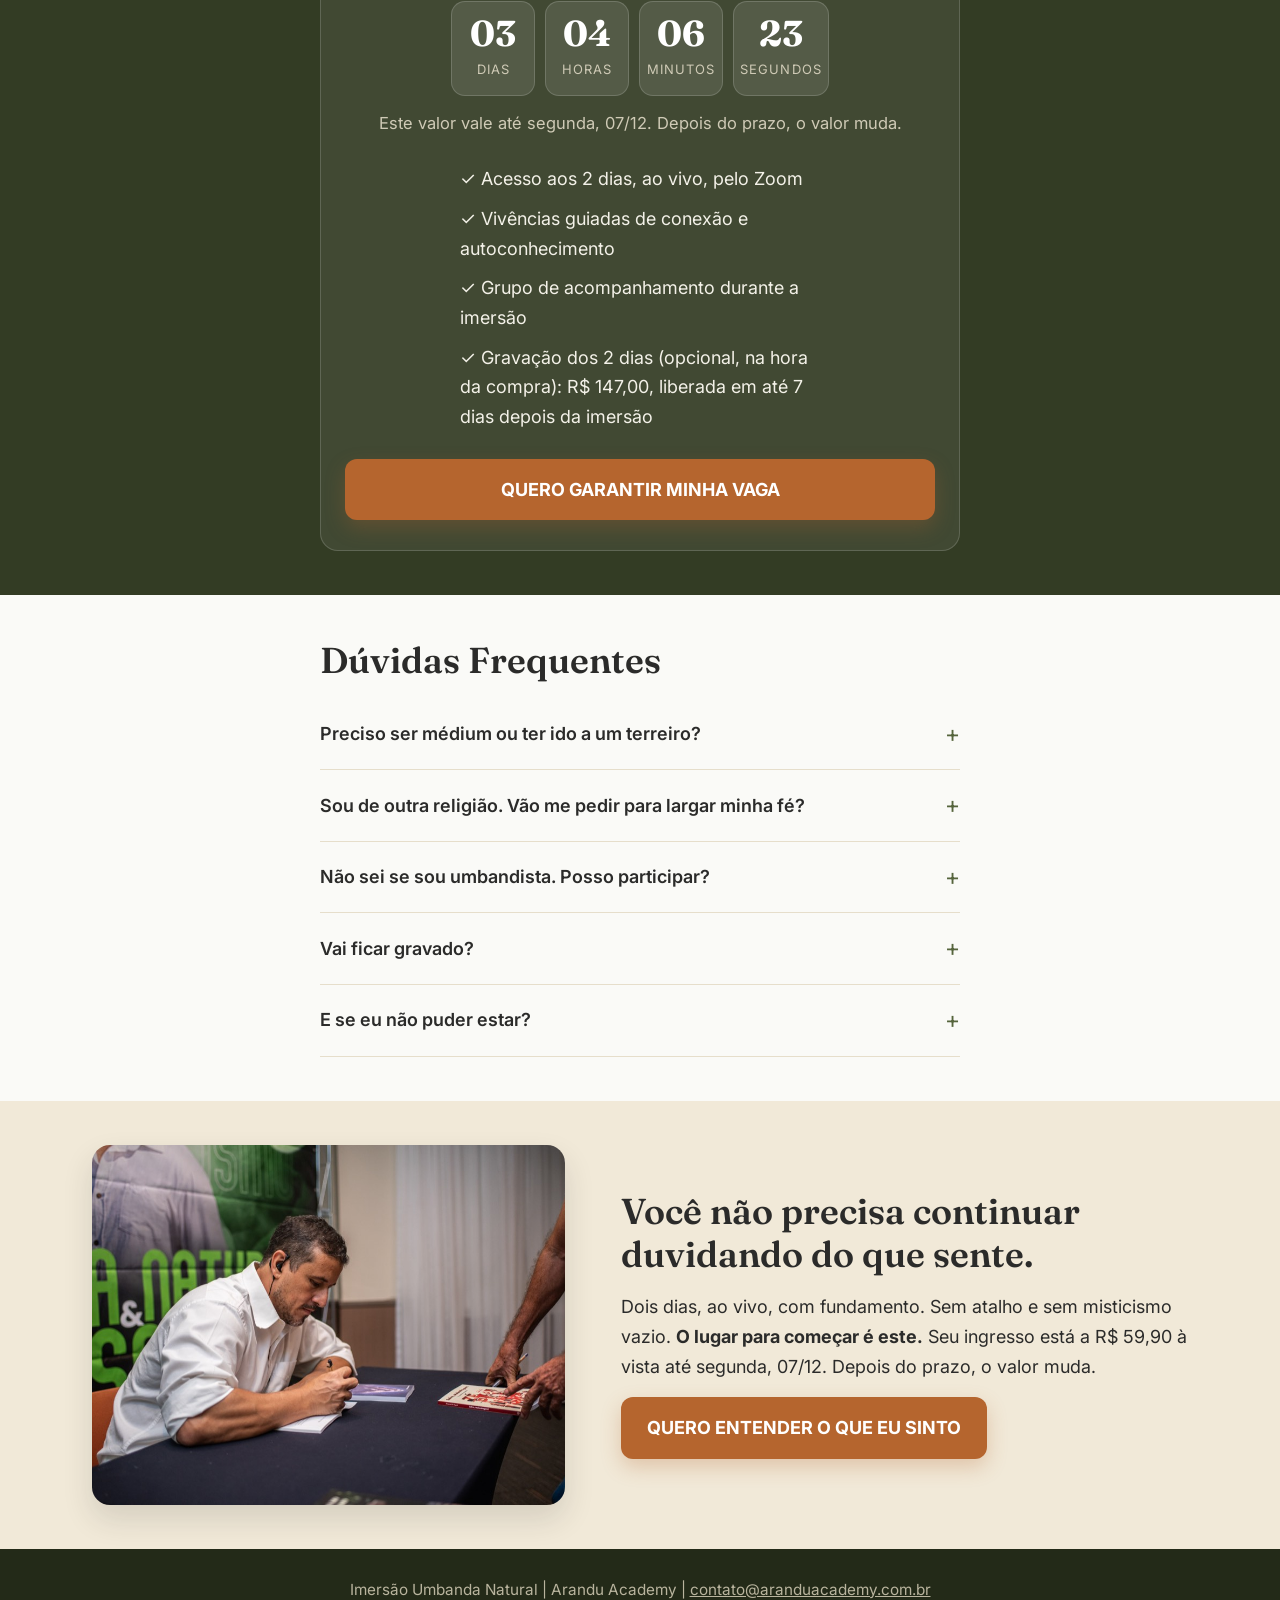
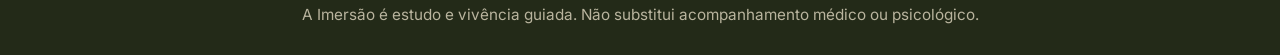
<file: v2/index.html>
<!DOCTYPE html>
<html lang="pt-BR">
<head>
<script>
/* Pixel da Meta (carregado pelo GTM): PageView e InitiateCheckout levam page_variant=v2. */
(function(){
  if(window.fbq)return;
  var w=function(){
    var a=[].slice.call(arguments);
    if(a[0]==='track'&&(a[1]==='PageView'||a[1]==='InitiateCheckout')){
      var o={},x=a[2]&&typeof a[2]==='object'?a[2]:{},k;
      for(k in x)o[k]=x[k];
      o.page_variant='v2';a[2]=o;
    }
    if(w.callMethod)w.callMethod.apply(w,a);else w.queue.push(a);
  };
  window.fbq=w;if(!window._fbq)window._fbq=w;
  w.push=w;w.loaded=true;w.version='2.0';w.queue=[];
})();
</script>
<script>(function(w,d,s,l,i){w[l]=w[l]||[];w[l].push({'gtm.start':new Date().getTime(),event:'gtm.js'});var f=d.getElementsByTagName(s)[0],j=d.createElement(s),dl=l!='dataLayer'?'&l='+l:'';j.async=true;j.src='https://www.googletagmanager.com/gtm.js?id='+i+dl;f.parentNode.insertBefore(j,f);})(window,document,'script','dataLayer','GTM-W9XCN54J');</script>
<meta charset="UTF-8">
<meta name="viewport" content="width=device-width, initial-scale=1.0">
<!-- Página v2 da IUN13 no modelo do kit (base-arandu.html). Só conteúdo trocado; CSS do kit. -->
<title>O que você sente tem nome. E tem explicação. | Imersão Umbanda Natural</title>
<meta name="description" content="Em 2 dias, com fundamento teológico e sem misticismo vazio, você entende o que sente.">
<meta name="theme-color" content="#333C24">
<meta property="og:locale" content="pt_BR">
<meta property="og:type" content="website">
<meta property="og:title" content="O que você sente tem nome. E tem explicação. | Imersão Umbanda Natural">
<meta property="og:description" content="Em 2 dias, com fundamento teológico e sem misticismo vazio, você entende o que sente.">
<meta property="og:image" content="https://imersao.aranduacademy.com.br/assets-kit/img/og-image.jpg">
<meta name="twitter:card" content="summary_large_image">
<link rel="icon" type="image/png" sizes="32x32" href="../assets-kit/img/favicon-32.png">
<link rel="icon" type="image/png" sizes="16x16" href="../assets-kit/img/favicon-16.png">
<link rel="preconnect" href="https://fonts.googleapis.com">
<link rel="preconnect" href="https://fonts.gstatic.com" crossorigin>
<link href="https://fonts.googleapis.com/css2?family=Fraunces:opsz,wght@9..144,500;9..144,600;9..144,700&family=Inter:wght@400;500;600;700&display=swap" rel="stylesheet">
<style>
  :root{
    --bg: #FAFAF7;
    --bg-soft: #F1E9D8;
    --ink: #2B2B2A;
    --ink-soft: #6B665D;
    --ink-faint: #97907F;
    --olive: #55643C;
    --olive-deep: #333C24;
    --olive-line: #DCE2CC;
    --cta: #B5652E;
    --cta-deep: #8F4E22;
    --line: #E6DECB;
    --white: #FFFFFF;
    --sand: #E7C8A8;
    --radius: 18px;
    --container-max: 1240px;
    --gap-col: 40px;
    --pad-x: 24px;
    --pad-y: 28px;
  }

  *{ box-sizing:border-box; }
  html{ scroll-behavior:smooth; font-size:112.5%; } /* base 18px: público 40+. NÃO aumentar sem pedido explícito */
  body{
    margin:0;
    background:var(--bg);
    color:var(--ink);
    font-family:'Inter', -apple-system, "Segoe UI", Roboto, sans-serif;
    font-size:1rem;
    line-height:1.65;
    -webkit-font-smoothing:antialiased;
  }
  img{ max-width:100%; display:block; }
  h1,h2,h3{
    font-family:'Fraunces', Georgia, 'Times New Roman', serif;
    font-weight:600;
    line-height:1.2;
    margin:0 0 16px;
    color:var(--ink);
  }
  p{ margin:0 0 16px; }
  ul{ margin:0; padding:0; list-style:none; }

  /* ===== PRIMITIVAS DE LAYOUT (todas as seções usam, sem exceção) ===== */
  .section{ padding-block:var(--pad-y); }
  .section-dark{ background:var(--olive-deep); color:#F3F1E8; }
  .section-dark h2, .section-dark h3{ color:#FFFFFF; }
  .section-soft{ background:var(--bg-soft); }

  .container{ max-width:var(--container-max); margin:0 auto; padding-inline:var(--pad-x); }

  /* Seção centralizada (sem foto ao lado): usa .center dentro do .container */
  .center{ text-align:center; }
  .prose{ max-width:640px; margin:0 auto; }
  .prose.wide{ max-width:860px; }
  .prose.left{ margin:0; }

  .split{ display:grid; gap:var(--gap-col); align-items:center; }
  .split > *{ min-width:0; }

  .tag{
    display:inline-block; font-size:.78rem; font-weight:600; letter-spacing:.08em; text-transform:uppercase;
    color:var(--olive); background:var(--olive-line); padding:6px 14px; border-radius:999px; margin-bottom:16px;
  }
  .section-dark .tag{ background:rgba(255,255,255,.12); color:#E7E2CC; }

  h1{ font-size:2.05rem; }
  h2{ font-size:1.75rem; }
  h3{ font-size:1.25rem; }
  .lede{ font-size:1.08rem; color:var(--ink-soft); }
  .lede.strong{ font-weight:600; color:var(--ink); }
  .section-dark .lede{ color:#D7D3C2; }
  .section-dark .lede.strong{ color:#fff; }
  .kicker{ font-weight:600; color:var(--ink); margin-bottom:16px; } /* linha de data/local acima do h1 */

  .btn{
    display:inline-block; background:var(--cta); color:#fff; font-weight:700; font-size:1rem; text-decoration:none;
    padding:16px 26px; border-radius:12px; text-align:center; box-shadow:0 8px 20px rgba(181,101,46,.28);
    transition:background .15s ease, transform .1s ease;
  }
  .btn:hover{ background:var(--cta-deep); }
  .btn:active{ transform:translateY(1px); }
  .btn-block{ display:block; width:100%; }
  .btn-center{ text-align:center; margin:20px 0 4px; }

  .trustline{ margin-top:16px; font-size:.82rem; letter-spacing:.06em; text-transform:uppercase; color:var(--ink-faint); font-weight:600; }
  .section-dark .trustline{ color:#B9B49E; }

  /* ===== LOTE: faixa estática no topo + contador (oferta real, prazo fixo) ===== */
  .lote-bar{ background:var(--olive-deep); color:#F3F1E8; font-size:.88rem; }
  .lote-bar .container{
    display:flex; flex-wrap:wrap; align-items:center; justify-content:center; gap:6px 18px;
    padding-block:10px; text-align:center; line-height:1.4;
  }
  .lote-bar b{ color:var(--sand); }
  .lote-bar .cd-inline{ font-variant-numeric:tabular-nums; font-weight:700; color:#fff; }
  .lote-bar .btn{ padding:8px 16px; font-size:.82rem; border-radius:10px; box-shadow:none; }

  .countdown{ display:flex; justify-content:center; gap:10px; margin:18px 0 8px; }
  .cd-item{ min-width:68px; padding:12px 6px; border-radius:14px; background:rgba(255,255,255,.10); border:1px solid rgba(255,255,255,.16); text-align:center; }
  .cd-item b{ display:block; font-family:'Fraunces',serif; font-size:1.7rem; line-height:1.1; color:#fff; font-variant-numeric:tabular-nums; }
  .cd-item span{ font-size:.72rem; letter-spacing:.08em; text-transform:uppercase; color:#CFCAB6; }
  .lote-encerrado-msg{ display:none; }
  body.lote-encerrado .so-aberto{ display:none !important; }
  body.lote-encerrado .lote-encerrado-msg{ display:block; }

  /* ===== HERO (mosaico de 3 fotos rotacionadas) ===== */
  .hero-mosaic{ position:relative; height:190px; }
  .hero-mosaic img{ position:absolute; object-fit:cover; border-radius:var(--radius); box-shadow:0 14px 30px rgba(43,43,42,.18); border:4px solid var(--white); }
  .hero-mosaic .m1{ width:56%; height:190px; left:0; top:0; transform:rotate(-2deg); z-index:2; }
  .hero-mosaic .m2{ width:38%; height:130px; right:0; top:0; transform:rotate(3deg); z-index:1; }
  .hero-mosaic .m3{ width:34%; height:110px; right:2%; bottom:-56px; transform:rotate(-4deg); z-index:3; }

  /* ===== IDENTIFICAÇÃO (lista com divisórias + foto) ===== */
  .id-list{ margin:18px 0; }
  .id-list li{ display:flex; gap:12px; padding:14px 0; border-bottom:1px solid var(--line); font-size:1.02rem; }
  .id-list li:last-child{ border-bottom:none; }
  .id-dot{ flex:none; width:8px; height:8px; border-radius:50%; background:var(--olive); margin-top:9px; }
  .id-photo{ border-radius:var(--radius); overflow:hidden; box-shadow:0 14px 30px rgba(43,43,42,.14); }
  .id-photo img{ width:100%; height:280px; object-fit:cover; object-position:top; }

  /* Foto única ao lado do texto (reframe, causa, ponte, objeção, fechamento) */
  .block-photo{ border-radius:var(--radius); overflow:hidden; box-shadow:0 14px 30px rgba(43,43,42,.16); }
  .block-photo img{ width:100%; height:240px; object-fit:cover; object-position:50% 20%; }

  .photo-portrait img{ max-height:440px; }  /* foto em pé (retrato): evita bloco gigante no desktop */

  /* ===== CARROSSEL DE DEPOIMENTOS ===== */
  .testi-track{ display:flex; overflow-x:auto; scroll-snap-type:x mandatory; -webkit-overflow-scrolling:touch; scrollbar-width:none; }
  .testi-track::-webkit-scrollbar{ display:none; }
  .testi-card{ flex:0 0 100%; scroll-snap-align:start; background:var(--white); border:1px solid var(--line); border-radius:var(--radius); padding:26px; min-height:180px; }
  .testi-card p{ font-family:'Fraunces', serif; font-style:italic; font-size:1.05rem; color:var(--ink); margin:0 0 14px; }
  .testi-who{ display:flex; align-items:center; gap:10px; }
  .testi-avatar{ width:36px; height:36px; border-radius:50%; object-fit:cover; flex:none; }
  .testi-initial{ display:flex; align-items:center; justify-content:center; color:#fff; font-family:'Fraunces', serif; font-weight:600; font-size:.95rem; }
  .testi-author{ font-weight:600; color:var(--olive); font-size:.9rem; }
  .testi-nav{ display:flex; align-items:center; justify-content:center; gap:16px; margin-top:16px; }
  .testi-btn{ background:var(--white); border:1px solid var(--line); width:36px; height:36px; border-radius:50%; font-size:1.2rem; line-height:1; cursor:pointer; color:var(--ink); }
  .testi-btn:hover{ background:var(--bg-soft); }
  .testi-dots{ display:flex; gap:8px; }
  .testi-dot{ width:8px; height:8px; border-radius:50%; border:none; background:var(--line); cursor:pointer; padding:0; }
  .testi-dot.active{ background:var(--cta); }

  /* ===== CITAÇÃO ===== */
  blockquote{
    margin:20px 0; padding:16px 0 16px 22px; border-left:3px solid var(--cta);
    font-family:'Fraunces', serif; font-size:1.25rem; font-style:italic; color:var(--ink);
  }
  .section-dark blockquote{ border-left-color:var(--sand); color:#fff; }
  blockquote cite{ display:block; margin-top:10px; font-family:'Inter',sans-serif; font-style:normal; font-size:.95rem; color:var(--ink-faint); }

  /* ===== CONTEÚDO / DIAS (cards com foto, em fundo escuro) ===== */
  .dias{ display:grid; gap:20px; margin:20px 0; }
  .dia-card{ background:rgba(255,255,255,.06); border:1px solid rgba(255,255,255,.14); border-radius:var(--radius); padding:22px; text-align:center; }
  .dia-card img{ border-radius:12px; margin-bottom:16px; height:190px; width:100%; object-fit:cover; object-position:50% 20%; }
  .dia-card .dia-num{ font-size:.85rem; letter-spacing:.08em; text-transform:uppercase; color:var(--sand); font-weight:700; margin-bottom:6px; }
  .dia-card p{ color:#F3F1E8; margin:0; }
  .incluido{ margin:18px auto; max-width:420px; }
  .incluido li{ display:flex; gap:10px; padding:6px 0; text-align:left; }
  .check{ flex:none; color:var(--sand); font-weight:700; }
  .nota{ font-size:1rem; font-style:italic; color:#CFCAB6; }

  /* ===== PROVA SOCIAL ===== */
  .stats{ display:grid; grid-template-columns:1fr 1fr; gap:16px; margin:20px 0 4px; max-width:420px; }
  .stat{ background:var(--bg-soft); border-radius:var(--radius); padding:20px 16px; text-align:center; }
  .stat b{ display:block; font-family:'Fraunces',serif; font-size:1.8rem; color:var(--olive); }
  .stat span{ font-size:.85rem; color:var(--ink-soft); }
  .prova-mosaic{ display:grid; grid-template-columns:1fr 1fr; gap:10px; margin:16px 0 0; }
  .prova-mosaic img{ border-radius:14px; height:140px; object-fit:cover; box-shadow:0 8px 18px rgba(43,43,42,.12); }
  .prova-mosaic .wide{ grid-column:1 / -1; height:180px; }

  /* ===== OBJEÇÃO (3 cards) ===== */
  .cards3{ display:grid; gap:14px; margin:18px 0; }
  .card3{ background:var(--white); border:1px solid var(--line); border-radius:14px; padding:18px; }
  .card3 b{ display:block; margin-bottom:4px; }

  /* ===== FAIXA DE DATAS (cor do CTA) ===== */
  .datas-banner{ background:var(--cta); text-align:center; }
  .datas-banner h3{ color:#fff; margin-bottom:24px; }
  .datas-cols{ display:grid; gap:24px; max-width:820px; margin:0 auto; }
  .datas-cols > div{ display:flex; flex-direction:column; align-items:center; gap:4px; color:#fff; }
  .datas-icon{ font-size:1.4rem; margin-bottom:4px; }
  .datas-cols strong{ font-size:1rem; }
  .datas-cols span{ color:rgba(255,255,255,.85); font-size:.88rem; }

  /* ===== INVESTIMENTO ===== */
  .preco-box{ background:rgba(255,255,255,.07); border:1px solid rgba(255,255,255,.16); border-radius:var(--radius); padding:30px 24px; text-align:center; margin:20px 0 0; }
  .lote-selo{ display:inline-block; font-size:.78rem; font-weight:700; letter-spacing:.08em; text-transform:uppercase; color:var(--olive-deep); background:var(--sand); padding:6px 14px; border-radius:999px; margin-bottom:14px; }
  .preco-de{ text-decoration:line-through; color:#B9B49E; font-size:1rem; }
  .preco-principal{ font-family:'Fraunces',serif; font-size:2.4rem; color:#fff; margin:6px 0; }
  .preco-vista{ color:var(--sand); font-weight:600; margin-bottom:18px; }
  .preco-lista{ text-align:left; max-width:280px; margin:0 auto 22px; }
  .preco-lista li{ padding:5px 0; }
  .preco-aviso{ font-size:.92rem; color:#CFCAB6; margin:14px 0 0; }

  /* ===== FAQ ===== */
  details{ border-bottom:1px solid var(--line); padding:16px 0; }
  details summary{ cursor:pointer; font-weight:600; list-style:none; display:flex; justify-content:space-between; align-items:center; gap:12px; font-size:1rem; }
  details summary::-webkit-details-marker{ display:none; }
  details summary::after{ content:'+'; flex:none; font-size:1.3rem; color:var(--olive); font-weight:400; }
  details[open] summary::after{ content:'–'; }
  details p{ margin-top:12px; margin-bottom:0; color:var(--ink-soft); font-size:.95rem; }

  footer{ background:#232A18; color:#B9B49E; text-align:center; padding:28px 24px; font-size:.85rem; }

  /* ===== CTA FIXO (só celular; aparece depois que o hero sai da tela) ===== */
  .cta-sticky{
    position:fixed; left:0; right:0; bottom:0; background:var(--white); border-top:1px solid var(--line);
    padding:10px 14px; box-shadow:0 -8px 20px rgba(43,43,42,.10); z-index:50;
    transform:translateY(120%); transition:transform .25s ease;
  }
  .cta-sticky.show{ transform:translateY(0); }
  .cta-sticky .btn{ padding:13px 20px; font-size:.92rem; }

  /* ===== BREAKPOINTS ===== */
  @media (min-width:768px){ :root{ --pad-x:48px; } }

  @media (min-width:860px){
    :root{ --pad-y:44px; --gap-col:56px; }
    h1{ font-size:2.5rem; }
    h2{ font-size:2rem; }
    .split{ grid-template-columns:1fr; }
    .split.split-text-first{ grid-template-columns:1.2fr 1fr; }
    .split.split-photo-first{ grid-template-columns:1fr 1.2fr; }
    .hero-mosaic{ height:440px; }
    .hero-mosaic .m1{ width:60%; height:320px; left:0; top:20px; }
    .hero-mosaic .m2{ width:42%; height:210px; right:0; top:0; }
    .hero-mosaic .m3{ width:38%; height:180px; right:6%; bottom:0; }
    .id-photo img{ height:100%; min-height:360px; }
    .block-photo img{ height:100%; min-height:320px; }
    .dias{ grid-template-columns:1fr 1fr; }
    .datas-cols{ grid-template-columns:1fr 1fr 1fr; }
    .cd-item{ min-width:84px; }
    .cd-item b{ font-size:2rem; }
    .cta-sticky{ display:none; }
  }
  @media (min-width:1200px){ :root{ --pad-x:72px; } }
</style>
</head>
<body>
<noscript><iframe src="https://www.googletagmanager.com/ns.html?id=GTM-W9XCN54J" height="0" width="0" style="display:none;visibility:hidden"></iframe></noscript>

<!-- BLOCO 0 — FAIXA DO LOTE (estática). Números vêm do CONFIG. -->
<div class="lote-bar" id="loteBar">
  <div class="container">
    <span class="so-aberto"><b data-fill="loteNome">Ingresso desta semana</b>: <span data-fill="precoVista">R$ 39,90</span> à vista ou <span data-fill="parcelas">12x de R$ 3,90</span>. Vale até <span data-fill="prazoTexto">segunda, 23/11</span>.</span>
    <span class="so-aberto">Termina em: <span class="cd-inline" data-countdown-inline>--d --h --m --s</span></span>
    <a href="#investimento" class="btn so-aberto">GARANTIR MEU INGRESSO</a>
    <span class="lote-encerrado-msg">O prazo deste valor terminou.</span>
  </div>
</div>


<!-- BLOCO 1 — HERO | CLARO | mosaico de 3 fotos -->
<section class="section" id="hero">
  <div class="container split split-text-first">
    <div>
      <span class="tag">Imersão Umbanda Natural | 100% online e ao vivo</span>
      <p class="kicker">Sexta, 04/12, das 18h30 às 21h30 | Sábado, 05/12, das 9h às 15h</p>
      <h1>O que você sente tem nome. E tem explicação.</h1>
      <p class="lede">Em 2 dias, com fundamento teológico e sem misticismo vazio, você entende o que sente.</p>
      <a href="#investimento" class="btn btn-block">QUERO ENTENDER O QUE EU SINTO</a>
      <p class="trustline">Ao vivo, pelo Zoom, com o Ricardo Di Napoli. Você não precisa mudar de crença. Horário de Brasília.</p>
    </div>
    <div class="hero-mosaic">
      <img class="m1" src="../assets-kit/img/cronograma-1.jpg" alt="Ricardo Di Napoli falando ao vivo para o público" style="object-position:50% 25%;">
      <img class="m2" src="../assets-kit/img/objecao.jpg" alt="Ricardo de mãos dadas com participante, em meio ao grupo" style="object-position:50% 20%;">
      <img class="m3" src="../assets-kit/img/prova-3.jpg" alt="Alunos conversando com Ricardo após a palestra" style="object-position:50% 40%;">
    </div>
  </div>
</section>


<!-- BLOCO 2 — IDENTIFICAÇÃO | SOFT | texto + foto -->
<section class="section section-soft" id="identificacao">
  <div class="container split split-text-first">
    <div>
      <h2>Algum destes momentos já aconteceu com você?</h2>
      <p class="lede strong">Se sim, leia até o fim.</p>
      <ul class="id-list">
        <li><span class="id-dot"></span><span>Você soube de algo antes de acontecer e não teve com quem conversar sobre isso.</span></li>
        <li><span class="id-dot"></span><span>Você já chorou sem entender o motivo e disse que era só cansaço.</span></li>
        <li><span class="id-dot"></span><span>Você entra em um lugar e percebe o clima antes de alguém falar uma palavra.</span></li>
        <li><span class="id-dot"></span><span>Você teve um sonho tão real que passou o dia pensando nele.</span></li>
        <li><span class="id-dot"></span><span>Você tem uma vontade constante de ajudar e acolher os outros, até quando ninguém pediu.</span></li>
        <li><span class="id-dot"></span><span>Você já mudou de assunto quando alguém chegou perto do que você sente.</span></li>
        <li><span class="id-dot"></span><span>Toda vez que você pesquisa o que sente, volta com mais dúvida do que resposta.</span></li>
      </ul>
      <div class="btn-center"><a href="#investimento" class="btn">QUERO ENTENDER O QUE EU SINTO</a></div>
    </div>
    <div class="id-photo"><img src="../assets-kit/img/hero-2.jpg" alt="Ricardo Di Napoli em evento, com o público" style="object-position:top;"></div>
  </div>
</section>


<!-- BLOCO 3 — QUEBRA DE CRENÇA | ESCURO | foto + texto -->
<section class="section section-dark" id="reframe">
  <div class="container split split-photo-first">
    <div class="block-photo"><img src="../assets-kit/img/prova-1.jpg" alt="Ricardo Di Napoli com alunos no Congresso Arandu" style="object-position:50% 20%;"></div>
    <div>
      <h2>Isso não é coincidência. Também não é loucura.</h2>
      <p class="lede"><strong>Não é falta de dom. É falta de fundamento.</strong></p>
      <p>Muita gente sente por anos e guarda para si. Não conta, por medo de parecer "mística demais". Lê um pouco aqui, ouve um pouco ali, e a explicação muda conforme quem falou por último.</p>
      <div class="btn-center"><a href="#investimento" class="btn">QUERO ENTENDER O QUE EU SINTO</a></div>
    </div>
  </div>
</section>


<!-- BLOCO 4 — CAUSA | CLARO | texto + foto -->
<section class="section" id="causa">
  <div class="container split split-text-first">
    <div>
      <h2>Ninguém lhe deu o chão para entender.</h2>
      <p>Isso não acontece porque você é fraco de fé. <strong>Acontece porque ninguém lhe deu o chão para entender.</strong></p>
      <p>Você já sabia de algumas coisas antes de ter palavra para elas. A palavra é que ainda não chegou.</p>
      <blockquote>"Você tem que compreender, aprender para se respeitar, para ter base, para sustentar a sua própria espiritualidade."<cite>— Ricardo Di Napoli</cite></blockquote>
      <div class="btn-center"><a href="#investimento" class="btn">QUERO ENTENDER O QUE EU SINTO</a></div>
    </div>
    <div class="block-photo"><img src="../assets-kit/img/prova-2.jpg" alt="Ricardo Di Napoli com alunos no Congresso Arandu" style="object-position:50% 20%;"></div>
  </div>
</section>


<!-- BLOCO 5 — PONTE | SOFT | foto + texto -->
<section class="section section-soft" id="ponte">
  <div class="container split split-photo-first">
    <div class="block-photo"><img src="../assets-kit/img/hero-3.jpg" alt="Alunos e Ricardo Di Napoli após a palestra" style="object-position:50% 20%;"></div>
    <div>
      <h2>O que muda quando você tem o chão</h2>
      <p>Quando você entende o que sente, a dúvida vira clareza. Você deixa de depender de quem fala mais alto para interpretar a sua espiritualidade. <strong>Passa a caminhar com segurança.</strong></p>
      <p>Nesses 2 dias você sai com mais clareza sobre o que é sensibilidade, o que é intuição e como caminhar com fundamento. Sem promessa de revelação instantânea. Sem atalho. Sem fórmula pronta.</p>
      <div class="btn-center"><a href="#investimento" class="btn">QUERO ENTENDER O QUE EU SINTO</a></div>
    </div>
  </div>
</section>


<!-- BLOCO 6 — OS DOIS DIAS + INCLUÍDO | ESCURO | centralizada -->
<section class="section section-dark" id="conteudo">
  <div class="container center">
    <div class="prose wide">
      <h2>Dois dias para entender o que você sente</h2>
      <div class="dias">
        <div class="dia-card">
          <img src="../assets-kit/img/identificacao.jpg" alt="Ricardo Di Napoli ao vivo, dia 1" style="object-position:50% 20%;">
          <div class="dia-num">Dia 1, sexta, 04/12, das 18h30 às 21h30: Sintonia e Percepção</div>
          <p>A lógica por trás da sensibilidade, da intuição e da chamada mediunidade, com vivências guiadas ao vivo.</p>
        </div>
        <div class="dia-card">
          <img src="../assets-kit/img/cronograma-2.jpg" alt="Ricardo Di Napoli ao vivo, dia 2" style="object-position:50% 20%;">
          <div class="dia-num">Dia 2, sábado, 05/12, das 9h às 15h: Entidades e Fundamentos</div>
          <p>As entidades espirituais da Umbanda e o que cada uma representa, de forma teológica, sem promessa de "revelação instantânea".</p>
        </div>
      </div>
      <h3>O que está incluído:</h3>
      <ul class="incluido">
        <li><span class="check">✓</span><span>Acesso aos 2 dias, ao vivo, com interação direta com o Ricardo</span></li>
        <li><span class="check">✓</span><span>Vivências guiadas de conexão e autoconhecimento</span></li>
        <li><span class="check">✓</span><span>Grupo de acompanhamento durante a imersão</span></li>
      </ul>
      <p class="nota">A gravação dos 2 dias pode ser levada na hora de garantir o ingresso, por R$ 147,00. Ela é liberada em até 7 dias depois da imersão.</p>
      <div class="btn-center"><a href="#investimento" class="btn">QUERO ENTENDER O QUE EU SINTO</a></div>
    </div>
  </div>
</section>


<!-- BLOCO 7 — PROVA SOCIAL | CLARO | números + depoimentos (só texto e primeiro nome) -->
<section class="section" id="prova">
  <div class="container split split-text-first">
    <div>
      <h2>Quem já entendeu, conta</h2>
      <p>Alunos do Ricardo falam de clareza e de fundamento. Leia o que eles dizem.</p>
      <div class="stats">
        <div class="stat"><b>40</b><span>anos de vivência na Umbanda</span></div>
        <div class="stat"><b>20+</b><span>anos ensinando</span></div>
        <div class="stat" style="grid-column:1 / -1;"><b>1.000+</b><span>alunos formados em Teologia da Umbanda</span></div>
      </div>
    </div>
    <div>
      <div class="testi-carousel">
        <div class="testi-track" id="testiTrack">
          <div class="testi-card">
            <p>"Estou aprendendo muito, compreendo agora o significado e a razão de muitas coisas."</p>
            <div class="testi-who"><img class="testi-avatar" src="../assets-kit/img/testi-mirian.jpg" alt="Mirian"><span class="testi-author">Mirian, aluna</span></div>
          </div>
          <div class="testi-card">
            <p>"Maravilhosa, transformadora, que me fez enxergar a Umbanda e a minha espiritualidade com mais clareza."</p>
            <div class="testi-who"><span class="testi-avatar testi-initial" style="background:var(--cta);">A</span><span class="testi-author">Adriana, aluna</span></div>
          </div>
          <div class="testi-card">
            <p>"Vejo a Umbanda com outro olhar, é tudo tão simples, verdadeiro, tranquilo, sem mistificação."</p>
            <div class="testi-who"><img class="testi-avatar" src="../assets-kit/img/testi-micherla.jpg" alt="Micherla"><span class="testi-author">Micherla, aluna</span></div>
          </div>
          <div class="testi-card">
            <p>"Muita clareza, muito material de apoio. O curso foi tão bom que vou fazer o segundo ano."</p>
            <div class="testi-who"><span class="testi-avatar testi-initial" style="background:var(--olive);">D</span><span class="testi-author">Dirce, aluna</span></div>
          </div>
          <div class="testi-card">
            <p>"Gostei da forma como ele abordava os assuntos, me sentindo em 'casa', percebendo o quanto tudo aquilo reverberava em mim."</p>
            <div class="testi-who"><span class="testi-avatar testi-initial" style="background:var(--cta);">A</span><span class="testi-author">Andréa, aluna</span></div>
          </div>
        </div>
        <div class="testi-nav">
          <button type="button" class="testi-btn" id="testiPrev" aria-label="Depoimento anterior">‹</button>
          <div class="testi-dots" id="testiDots"></div>
          <button type="button" class="testi-btn" id="testiNext" aria-label="Próximo depoimento">›</button>
        </div>
        <p style="font-size:.88rem;color:var(--ink-soft);margin:16px 0 0;">Estes depoimentos são de alunos da Formação em Teologia e Doutrina da Umbanda, do Ricardo. Não são da Imersão. Cada um conta a experiência de uma pessoa.</p>
      </div>
    </div>
  </div>
</section>


<!-- BLOCO 8 — OBJEÇÃO | SOFT | foto + 3 cards -->
<section class="section section-soft" id="objecao">
  <div class="container split split-photo-first">
    <div class="id-photo"><img src="../assets-kit/img/hero-1.jpg" alt="Ricardo Di Napoli" style="object-position:top;"></div>
    <div>
      <h2>E se eu não for médium, nem umbandista?</h2>
      <p class="lede strong">A Imersão é para quem sente e quer entender. Veja se você se encaixa.</p>
      <div class="cards3">
        <div class="card3">Quem nunca foi a um terreiro, mas sente que precisa entender algo em si.</div>
        <div class="card3">Espíritas, kardecistas e pessoas de outras linhas. Sem precisar mudar de crença.</div>
        <div class="card3">Umbandistas que nunca tiveram o fundamento explicado.</div>
      </div>
      <p>Você não precisa ser médium. Você não precisa ter certeza de nada ainda.</p>
      <p>Não é consulta, adivinhação nem trabalho espiritual. Não promete cura. Não pede que você largue a sua fé.</p>
    </div>
  </div>
</section>


<!-- BLOCO 9 — QUEM É O RICARDO | CLARO | foto + citação -->
<section class="section" id="quemeh">
  <div class="container split split-photo-first">
    <div class="id-photo photo-portrait"><img src="../assets-kit/img/bio-2.jpg" alt="Ricardo Di Napoli em pé, falando em palestra" style="object-position:top;"></div>
    <div>
      <h2>Quem é o Ricardo</h2>
      <p>Ricardo Di Napoli tem <strong>40 anos de vivência na Umbanda</strong>, iniciado desde criança, e <strong>mais de 20 anos ensinando</strong>. É sacerdote, administrador, filósofo e teólogo, fundador do Movimento Umbanda Natural. Já formou <strong>mais de 1.000 alunos</strong> em Teologia e Doutrina da Umbanda.</p>
      <p>Ele se define como universalista: ensina a Umbanda com fundamento e não converte ninguém.</p>
      <blockquote>"Fora do conhecimento não há libertação."<cite>— Ricardo Di Napoli</cite></blockquote>
    </div>
  </div>
</section>


<!-- BLOCO 10 — DATAS E HORÁRIOS | faixa na cor do CTA -->
<section class="section datas-banner" id="datas">
  <div class="container">
    <h3>Dois dias, ao vivo, pelo Zoom</h3>
    <div class="datas-cols">
      <div><span class="datas-icon">📅</span><strong>Sexta, 04/12</strong><span>das 18h30 às 21h30. Sintonia e Percepção.</span></div>
      <div><span class="datas-icon">📅</span><strong>Sábado, 05/12</strong><span>das 9h às 15h. Entidades e Fundamentos.</span></div>
      <div><span class="datas-icon">🎥</span><strong>100% online</strong><span>ao vivo pelo Zoom, com o Ricardo Di Napoli. Horário de Brasília.</span></div>
    </div>
  </div>
</section>


<!-- BLOCO 11 — INVESTIMENTO + CONTADOR | ESCURO | preço, prazo e checkout vêm do CONFIG -->
<section class="section section-dark" id="investimento">
  <div class="container center">
    <div class="prose">
      <div class="preco-box">
        <div class="so-aberto">
          <span class="lote-selo" data-fill="loteNome">Ingresso desta semana</span>
          <div class="preco-de">De <span data-fill="precoDe">R$ 497,00</span> por</div>
          <div class="preco-principal" data-fill="precoVista">R$ 39,90</div>
          <div class="preco-vista">à vista, ou <span data-fill="parcelas">12x de R$ 3,90</span></div>
          <div class="countdown" data-countdown>
            <div class="cd-item"><b data-u="d">--</b><span>dias</span></div>
            <div class="cd-item"><b data-u="h">--</b><span>horas</span></div>
            <div class="cd-item"><b data-u="m">--</b><span>minutos</span></div>
            <div class="cd-item"><b data-u="s">--</b><span>segundos</span></div>
          </div>
          <p class="preco-aviso">Este valor vale até <span data-fill="prazoTexto">segunda, 23/11</span>. Depois do prazo, o valor muda.</p>
          <ul class="preco-lista" style="margin-top:22px;max-width:360px;">
            <li>✓ Acesso aos 2 dias, ao vivo, pelo Zoom</li>
            <li>✓ Vivências guiadas de conexão e autoconhecimento</li>
            <li>✓ Grupo de acompanhamento durante a imersão</li>
            <li>✓ Gravação dos 2 dias (opcional, na hora da compra): R$ 147,00, liberada em até 7 dias depois da imersão</li>
          </ul>
          <a href="#" class="btn btn-block" data-checkout>QUERO GARANTIR MINHA VAGA</a>
        </div>
        <div class="lote-encerrado-msg">
          <p class="lede strong">O prazo deste valor terminou. Aperte o botão para ver o valor atual do ingresso da Imersão Umbanda Natural.</p>
          <a href="#" class="btn btn-block" data-checkout>VER O VALOR ATUAL</a>
        </div>
      </div>
    </div>
  </div>
</section>


<!-- BLOCO 12 — FAQ | CLARO -->
<section class="section" id="faq">
  <div class="container">
    <div class="prose">
      <h2>Dúvidas Frequentes</h2>
      <details><summary>Preciso ser médium ou ter ido a um terreiro?</summary><p>Não. Incorporação é só um dos temas. A Imersão é para quem sente e quer entender, tenha ou não vivência de terreiro.</p></details>
      <details><summary>Sou de outra religião. Vão me pedir para largar minha fé?</summary><p>Não. A proposta é entender a Umbanda com fundamento. O Ricardo se define como universalista e não converte ninguém.</p></details>
      <details><summary>Não sei se sou umbandista. Posso participar?</summary><p>Pode. Espíritas, kardecistas e pessoas de outras linhas participam sem precisar mudar de crença.</p></details>
      <details><summary>Vai ficar gravado?</summary><p>A Imersão é ao vivo. A gravação dos 2 dias pode ser levada na hora de garantir o ingresso, por R$ 147,00. Ela é liberada em até 7 dias depois da imersão.</p></details>
      <details><summary>E se eu não puder estar?</summary><p>O ingresso é pessoal e intransferível. Faltar sem avisar não dá direito a troca nem reembolso. Avisando por e-mail com 7 dias ou mais de antecedência, você troca por outra data do mesmo evento em até 12 meses. Ingresso comprado a menos de 7 dias do evento não tem direito de arrependimento. Dúvidas: contato@aranduacademy.com.br</p></details>
    </div>
  </div>
</section>


<!-- BLOCO 13 — FECHAMENTO | SOFT | foto + texto -->
<section class="section section-soft" id="fechamento">
  <div class="container split split-photo-first">
    <div class="id-photo"><img src="../assets-kit/img/fechamento.jpg" alt="Ricardo Di Napoli assinando um livro para um aluno" style="object-position:top;"></div>
    <div>
      <h2>Você não precisa continuar duvidando do que sente.</h2>
      <p>Dois dias, ao vivo, com fundamento. Sem atalho e sem misticismo vazio. <strong>O lugar para começar é este.</strong> <span class="so-aberto">Seu ingresso está a <span data-fill="precoVista">R$ 39,90</span> à vista até <span data-fill="prazoTexto">segunda, 23/11</span>. Depois do prazo, o valor muda.</span></p>
      <a href="#investimento" class="btn">QUERO ENTENDER O QUE EU SINTO</a>
    </div>
  </div>
</section>

<footer>Imersão Umbanda Natural | Arandu Academy | <a href="mailto:contato@aranduacademy.com.br" style="color:inherit;">contato@aranduacademy.com.br</a><br>A Imersão é estudo e vivência guiada. Não substitui acompanhamento médico ou psicológico.</footer>

<!-- CTA fixo: só celular, aparece depois do hero -->
<div class="cta-sticky" id="ctaSticky">
  <a href="#investimento" class="btn btn-block">QUERO ENTENDER O QUE EU SINTO</a>
</div>

<script>
  /* ===================================================================
     CONFIG DA ESCADA DE PREÇO — é AQUI que se troca preço, parcela e prazo. Mais nenhum lugar da página tem preço/data.
     Cada degrau vale até o seu prazoISO (fuso fixo -03:00, Brasília), igual para todo visitante. Vira sozinho:
     49,90 e 59,90 entram automaticamente. O texto da página nunca mostra o próximo valor.
     PROIBIDO: contador que reinicia por visitante (cookie/localStorage). Acabando o último degrau, aparece a mensagem de encerrado.
     =================================================================== */
  var CONFIG = {
    checkout: 'https://pagamento.aranduacademy.com.br/pay/imersao-umbanda-natural-oficial',
    precos: [
      { loteNome:'Ingresso desta semana', prazoISO:'2026-11-23T23:59:59-03:00', prazoTexto:'segunda, 23/11', precoDe:'R$ 497,00', parcelas:'12x de R$ 3,90', precoVista:'R$ 39,90' },
      { loteNome:'Ingresso desta semana', prazoISO:'2026-11-30T23:59:59-03:00', prazoTexto:'segunda, 30/11', precoDe:'R$ 497,00', parcelas:'12x de R$ 4,90', precoVista:'R$ 49,90' },
      { loteNome:'Ingresso desta semana', prazoISO:'2026-12-07T23:59:59-03:00', prazoTexto:'segunda, 07/12', precoDe:'R$ 497,00', parcelas:'12x de R$ 5,90', precoVista:'R$ 59,90' }
    ]
  };
  var VARIANTE = 'v2';     /* prefixo do utm_content ('' = não mexe no utm_content) */
  var CONTAR = true;          /* contador de visitas/cliques do placar do teste */
  var REFAZ = true;           /* GTM também anexa UTMs: refaz o link depois dele */

  function degrau(){
    var agora = Date.now(), i;
    for (i = 0; i < CONFIG.precos.length; i++){
      if (agora <= new Date(CONFIG.precos[i].prazoISO).getTime()) return CONFIG.precos[i];
    }
    return null;
  }

  /* link do checkout: repassa os UTMs/fbclid da URL; com prefixo, marca o utm_content (ex.: v2_origem) */
  function linkCompra(){
    try{
      var out=[],ct=null,ps=location.search.replace(/^\?/,'').split('&'),i,kv,k;
      for(i=0;i<ps.length;i++){
        if(!ps[i])continue;kv=ps[i].split('=');k=kv[0];
        if(k==='ab')continue;
        if(VARIANTE && k==='utm_content'){ct=kv.slice(1).join('=');continue;}
        out.push(ps[i]);
      }
      if(VARIANTE){
        var orig='';try{orig=ct?decodeURIComponent(ct.replace(/\+/g,' ')):'';}catch(e){orig=ct||'';}
        out.push('utm_content='+encodeURIComponent((VARIANTE+(orig?'_'+orig:'')).slice(0,191)));
      }
      return out.length ? CONFIG.checkout+'?'+out.join('&') : CONFIG.checkout;
    }catch(e){return CONFIG.checkout;}
  }
  function conta(k){
    if(!CONTAR) return;
    try{
      var u='https://abacus.jasoncameron.dev/hit/arandu-iun13-ab/'+VARIANTE+'_'+k;
      if(window.fetch)fetch(u,{mode:'no-cors',keepalive:true}).catch(function(){});else(new Image()).src=u;
    }catch(e){}
  }

  (function(){
    var blocks = document.querySelectorAll('[data-countdown]');
    var inlines = document.querySelectorAll('[data-countdown-inline]');
    var checkouts = document.querySelectorAll('[data-checkout]');
    var timer;
    function pad(n){ return (n < 10 ? '0' : '') + n; }
    function refazLinks(){ checkouts.forEach(function(a){ a.href = linkCompra(); }); }
    function preenche(g){
      document.querySelectorAll('[data-fill]').forEach(function(el){
        var k = el.getAttribute('data-fill');
        if (g[k] != null) el.textContent = g[k];
      });
    }
    var atual = null;
    function tick(){
      var g = degrau();
      if (!g){
        document.body.classList.add('lote-encerrado');
        clearInterval(timer);
        return;
      }
      if (g !== atual){ atual = g; preenche(g); }
      var diff = new Date(g.prazoISO).getTime() - Date.now();
      var s = Math.max(0, Math.floor(diff / 1000));
      var d = Math.floor(s / 86400); s -= d * 86400;
      var h = Math.floor(s / 3600);  s -= h * 3600;
      var m = Math.floor(s / 60);    s -= m * 60;
      blocks.forEach(function(bk){
        bk.querySelector('[data-u="d"]').textContent = pad(d);
        bk.querySelector('[data-u="h"]').textContent = pad(h);
        bk.querySelector('[data-u="m"]').textContent = pad(m);
        bk.querySelector('[data-u="s"]').textContent = pad(s);
      });
      inlines.forEach(function(i){ i.textContent = pad(d) + 'd ' + pad(h) + 'h ' + pad(m) + 'm ' + pad(s) + 's'; });
    }
    refazLinks();
    checkouts.forEach(function(a){
      a.addEventListener('click', function(ev){
        ev.preventDefault();
        var ido = false;
        function ir(){ if (ido) return; ido = true; window.location.href = linkCompra(); }
        conta('cliques');
        
        setTimeout(ir, 0);
      });
    });
    if (REFAZ){
      window.addEventListener('load', function(){ setTimeout(refazLinks, 1500); setTimeout(refazLinks, 4000); });
      ['mousedown','touchstart','focus'].forEach(function(ev){ document.addEventListener(ev, function(e){ if(e.target && e.target.closest && e.target.closest('[data-checkout]')) refazLinks(); }, true); });
    }
    setTimeout(function(){
      conta('visitas');
      try{ if(!localStorage.getItem('iun13_vis_'+VARIANTE)){ localStorage.setItem('iun13_vis_'+VARIANTE,'1'); conta('unicos'); } }catch(e){}
    }, 800);
    timer = setInterval(tick, 1000);
    tick();
  })();

  // CTA fixo (celular): aparece quando o hero sai da tela
  (function(){
    var hero = document.getElementById('hero');
    var sticky = document.getElementById('ctaSticky');
    if(!hero || !sticky) return;
    new IntersectionObserver(function(entries){
      entries.forEach(function(e){ sticky.classList.toggle('show', !e.isIntersecting); });
    }, { threshold: 0 }).observe(hero);
  })();

  // Carrossel de depoimentos
  (function(){
    var track = document.getElementById('testiTrack');
    var prev = document.getElementById('testiPrev');
    var next = document.getElementById('testiNext');
    var dotsWrap = document.getElementById('testiDots');
    if(!track || !dotsWrap) return;
    var cards = track.children;
    for(var i=0;i<cards.length;i++){
      var dot = document.createElement('button');
      dot.type = 'button';
      dot.className = 'testi-dot' + (i===0 ? ' active' : '');
      dot.setAttribute('aria-label','Ir para depoimento ' + (i+1));
      (function(idx){ dot.addEventListener('click', function(){ track.scrollTo({ left: idx * track.clientWidth, behavior: 'smooth' }); }); })(i);
      dotsWrap.appendChild(dot);
    }
    function updateDots(){
      var idx = Math.round(track.scrollLeft / track.clientWidth);
      Array.prototype.forEach.call(dotsWrap.children, function(d, i){ d.classList.toggle('active', i === idx); });
    }
    track.addEventListener('scroll', function(){ window.requestAnimationFrame(updateDots); });
    if(prev) prev.addEventListener('click', function(){ track.scrollBy({ left: -track.clientWidth, behavior: 'smooth' }); });
    if(next) next.addEventListener('click', function(){ track.scrollBy({ left: track.clientWidth, behavior: 'smooth' }); });
  })();
</script>
</body>
</html>
</file>
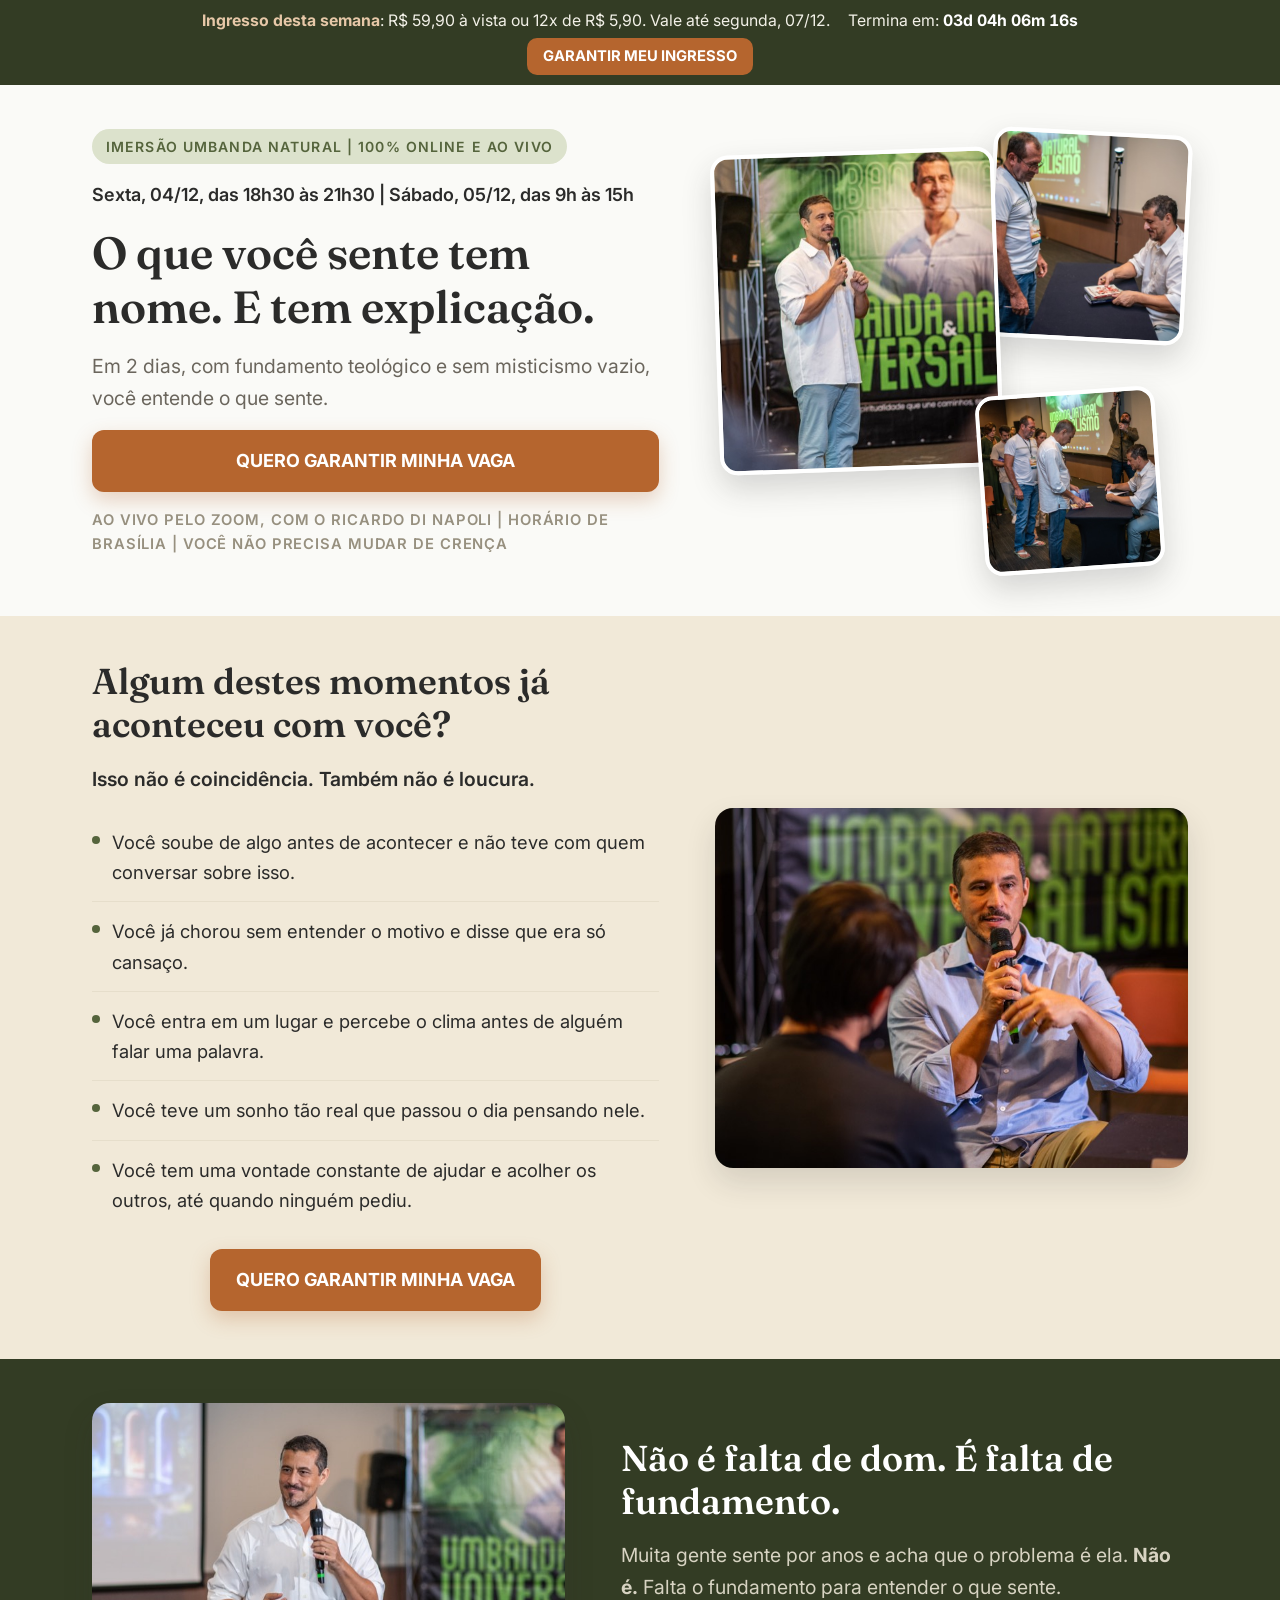
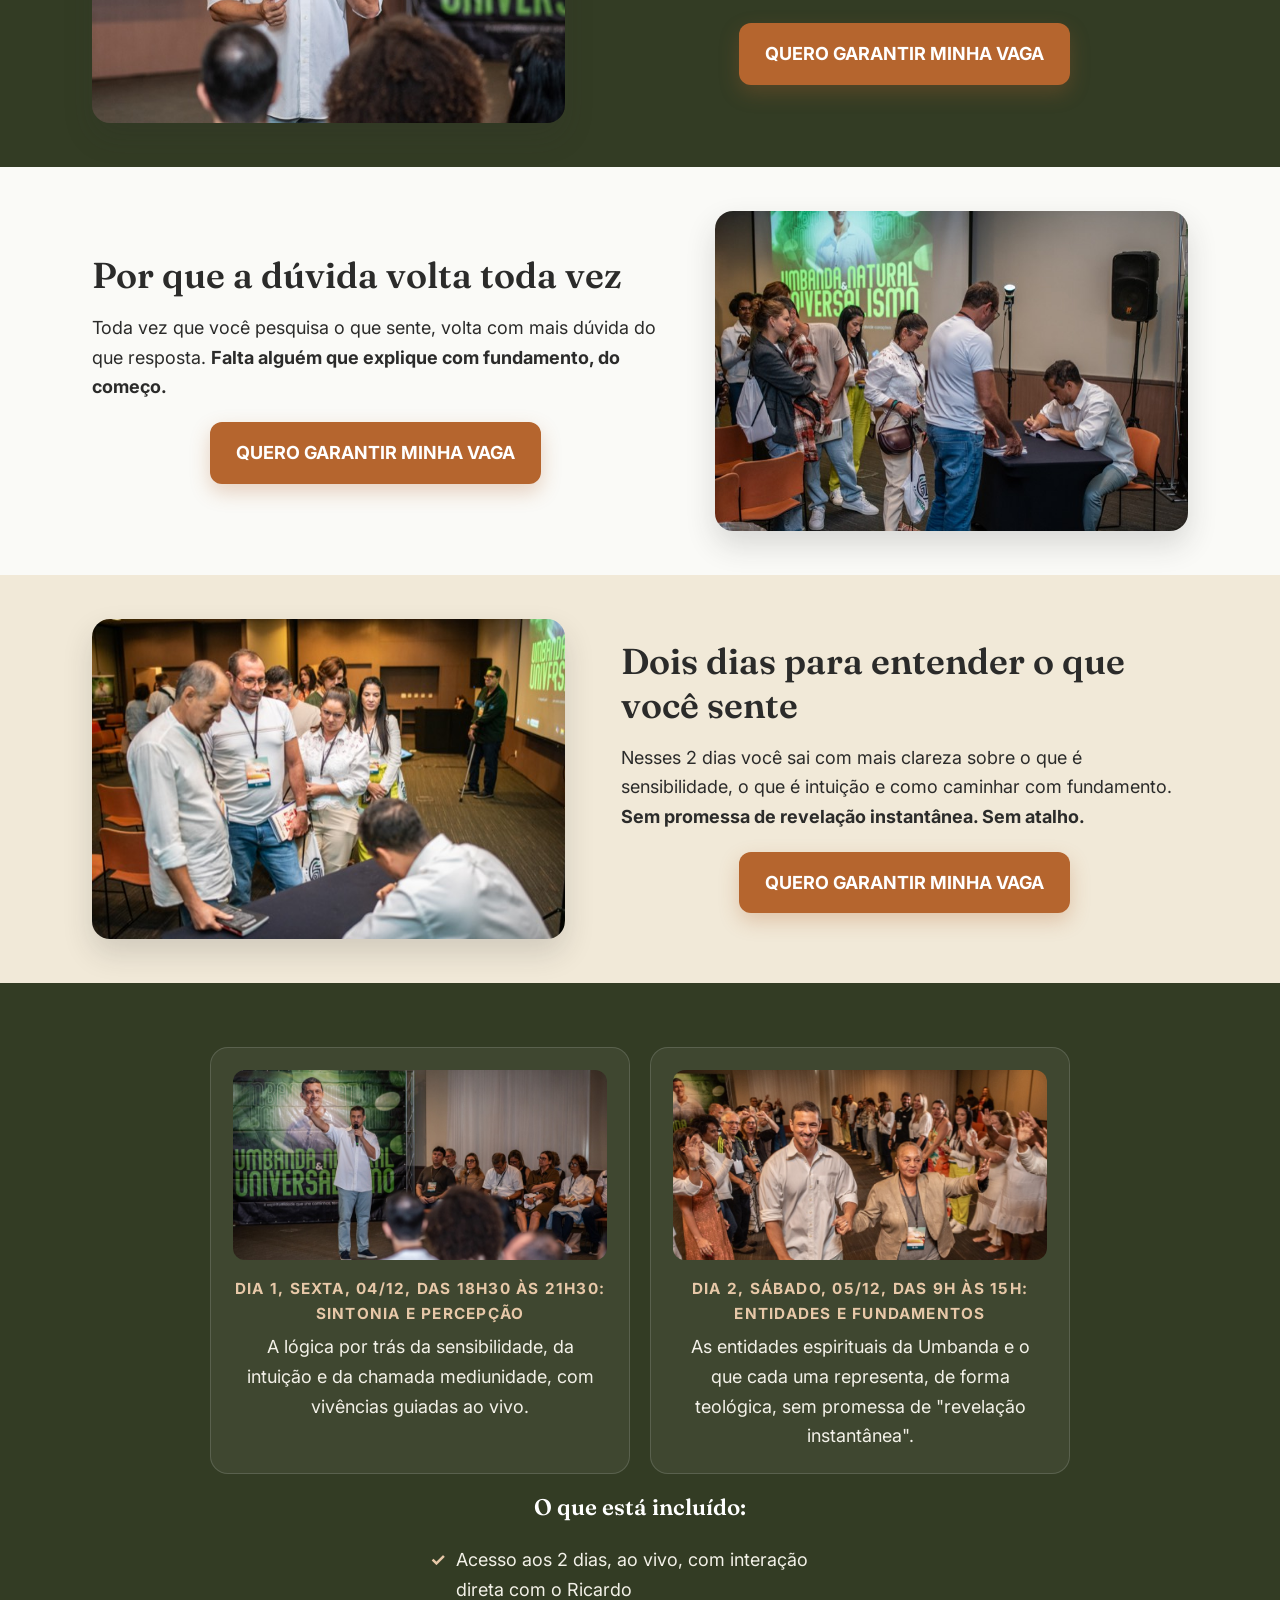
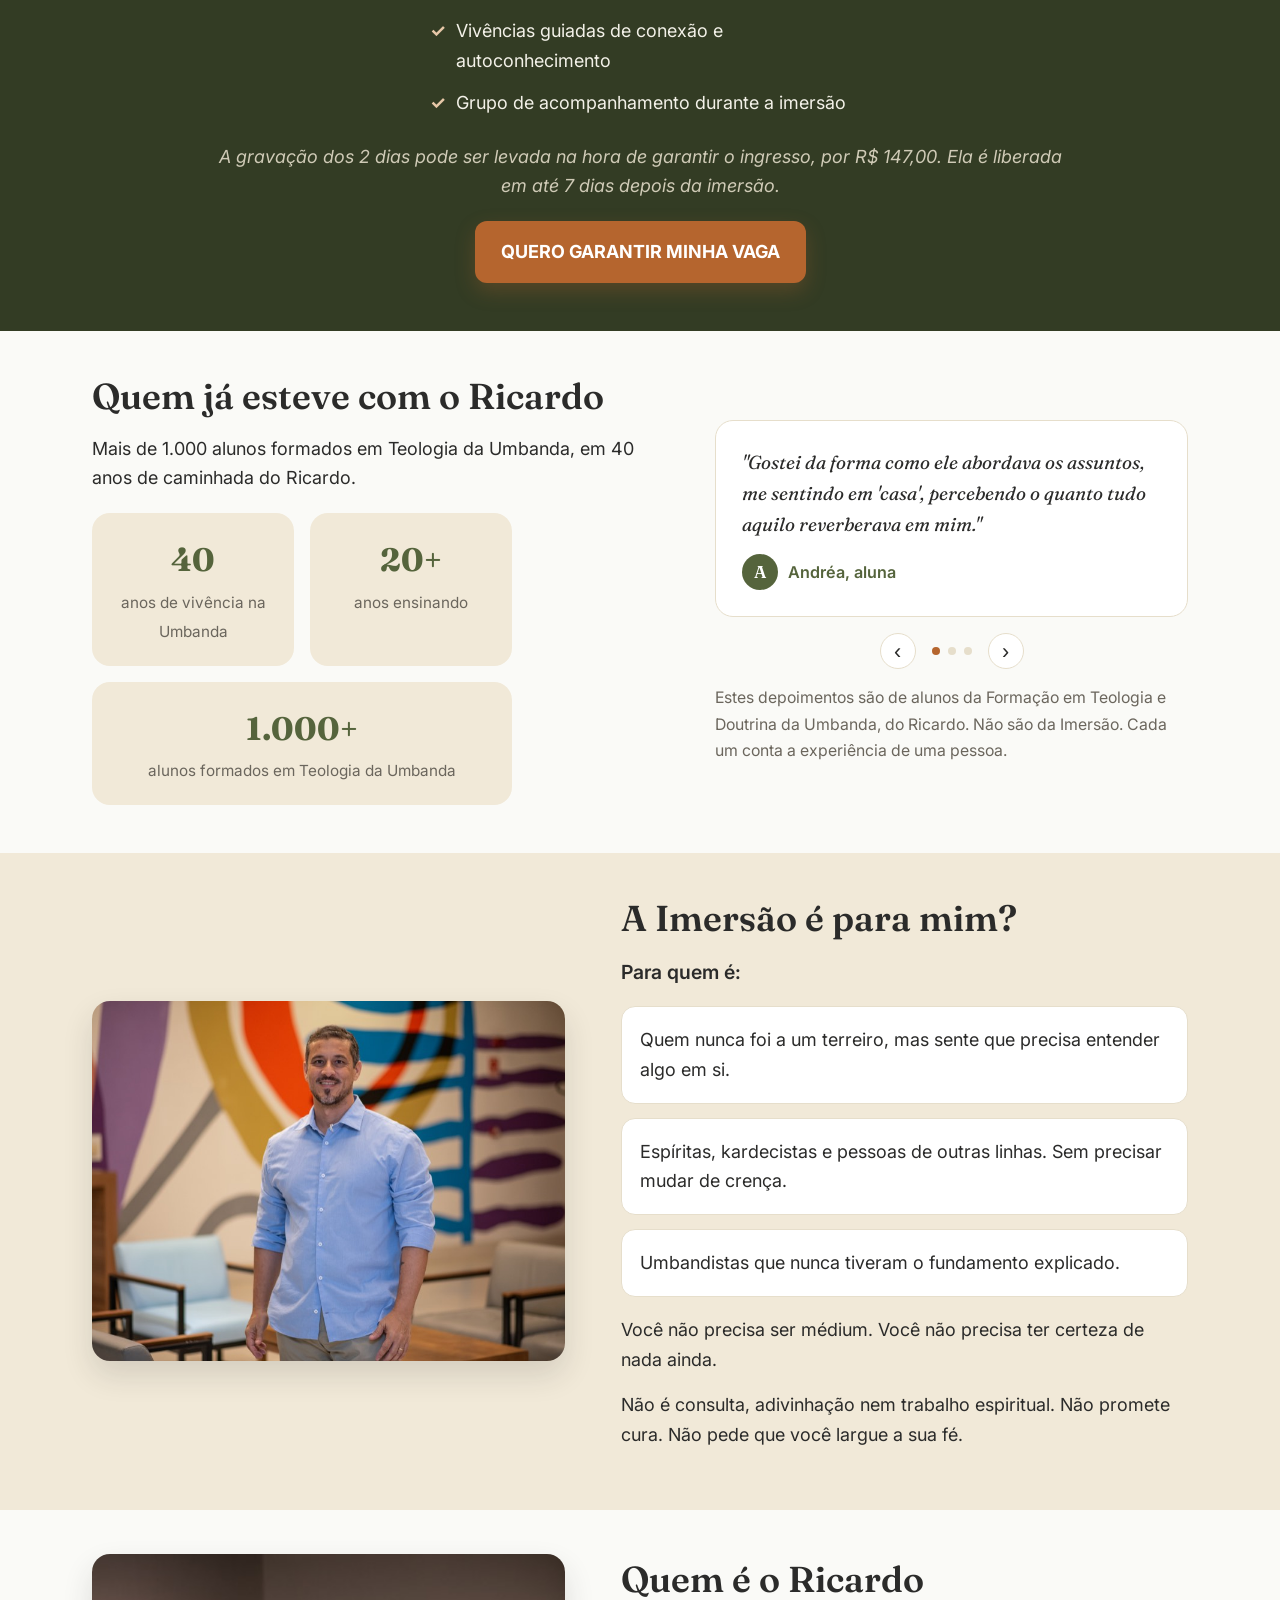
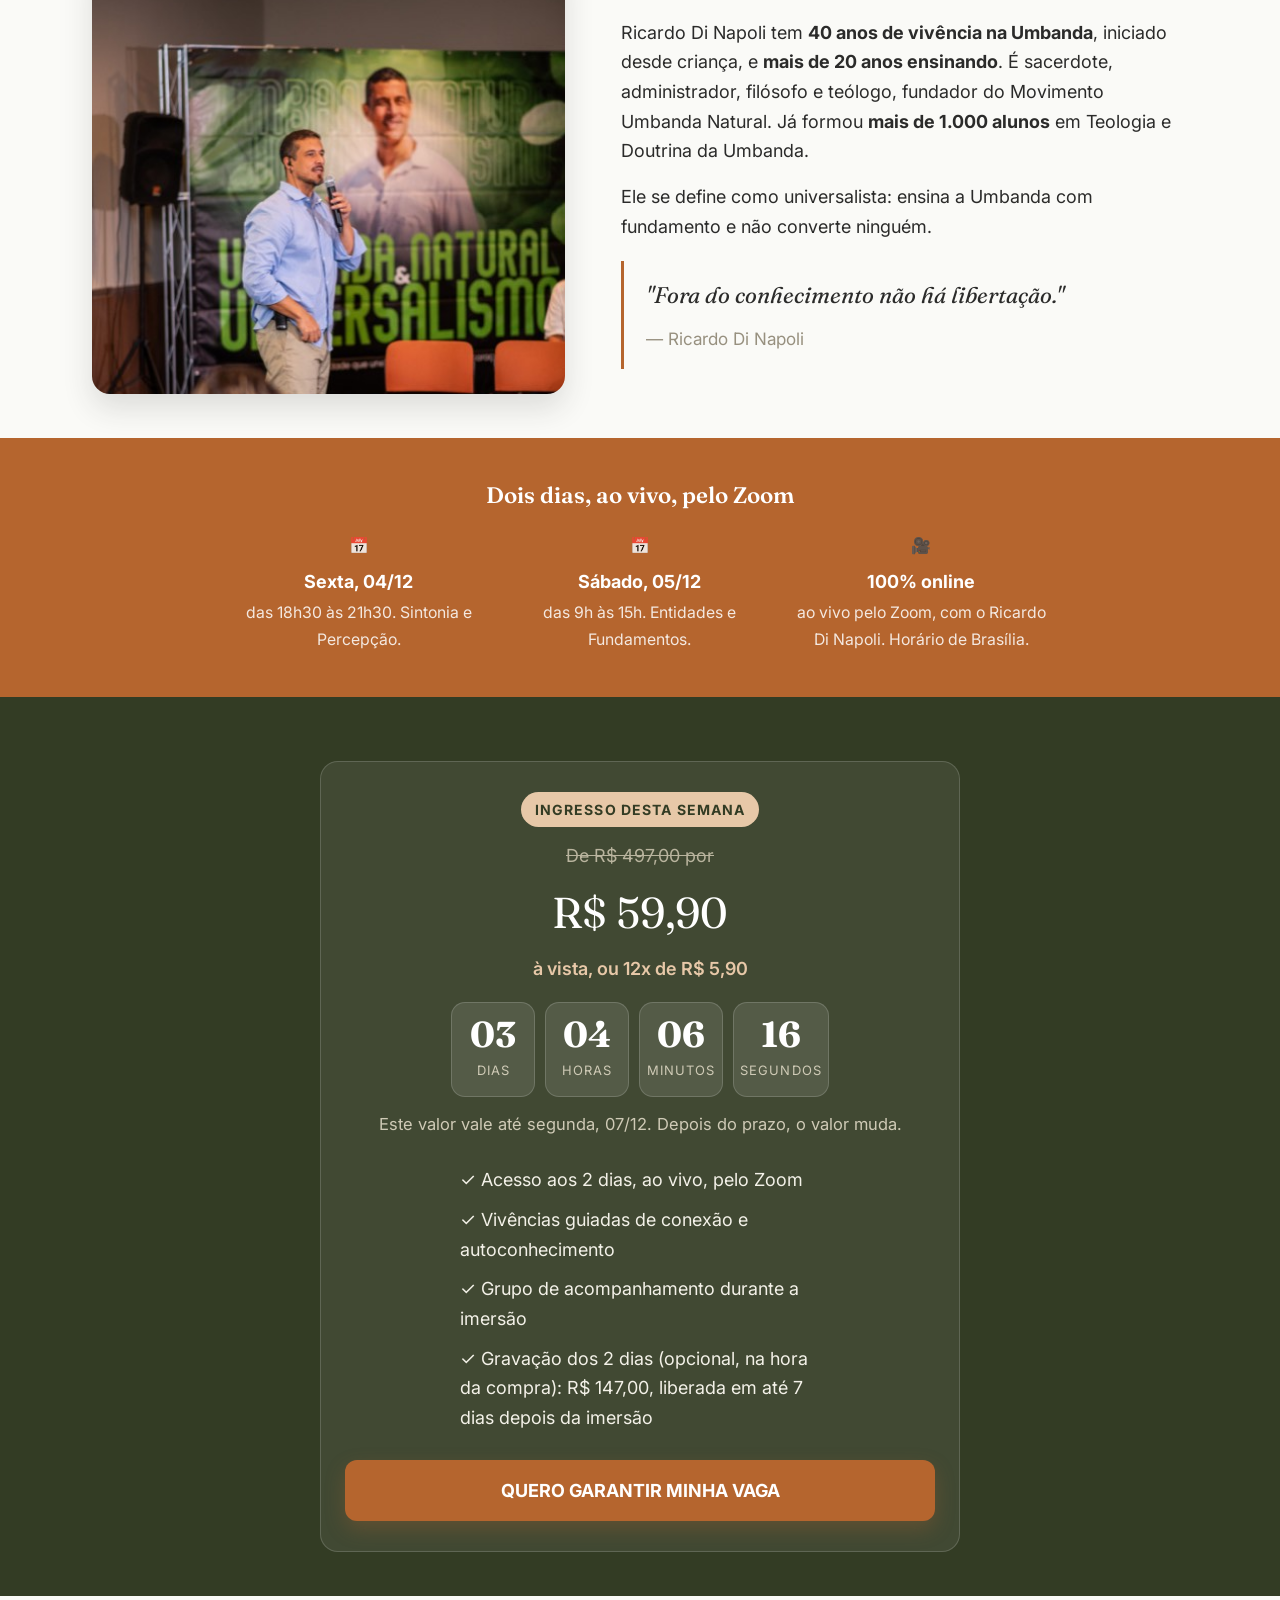
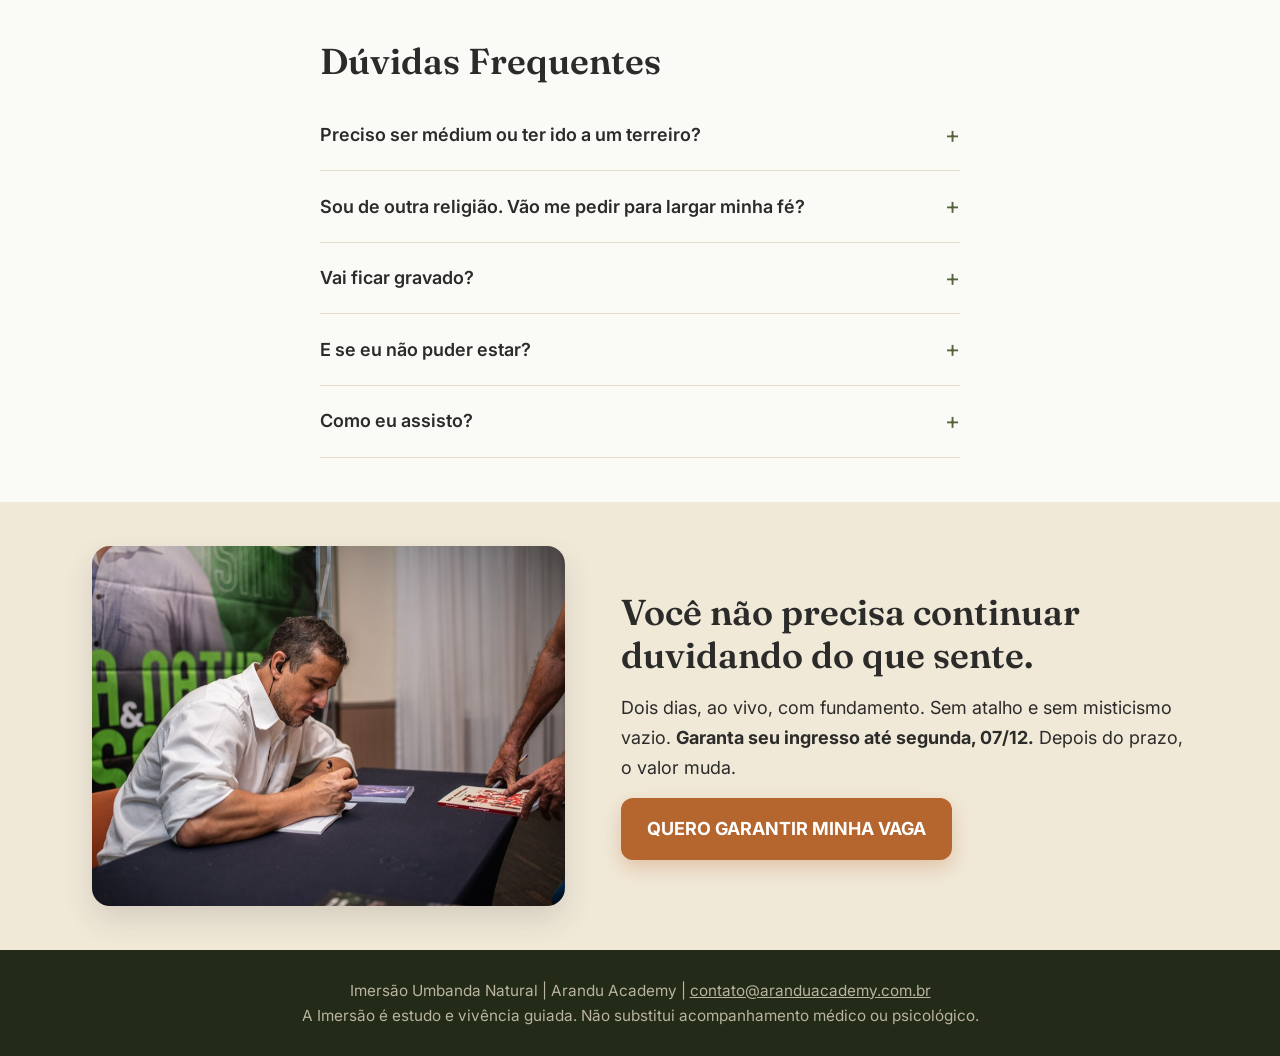
<file: v3/index.html>
<!DOCTYPE html>
<html lang="pt-BR">
<head>
<!-- Pixel Meta 221011049735408: PageView ao carregar, InitiateCheckout no clique dos botões -->
<script>
!function(f,b,e,v,n,t,s){if(f.fbq)return;n=f.fbq=function(){n.callMethod?n.callMethod.apply(n,arguments):n.queue.push(arguments)};if(!f._fbq)f._fbq=n;n.push=n;n.loaded=!0;n.version='2.0';n.queue=[];t=b.createElement(e);t.async=!0;t.src=v;s=b.getElementsByTagName(e)[0];s.parentNode.insertBefore(t,s)}(window,document,'script','https://connect.facebook.net/en_US/fbevents.js');
fbq('init','221011049735408');
fbq('track','PageView',{page_variant:'v3'});
</script>
<noscript><img height="1" width="1" style="display:none" src="https://www.facebook.com/tr?id=221011049735408&ev=PageView&cd%5Bpage_variant%5D=v3&noscript=1" alt=""></noscript>
<meta charset="UTF-8">
<meta name="viewport" content="width=device-width, initial-scale=1.0">
<!-- Página v3 da IUN13 no modelo do kit (base-arandu.html). Só conteúdo trocado; CSS do kit. -->
<title>O que você sente tem nome. E tem explicação. | Imersão Umbanda Natural</title>
<meta name="description" content="Em 2 dias, com fundamento teológico e sem misticismo vazio, você entende o que sente.">
<meta name="theme-color" content="#333C24">
<meta property="og:locale" content="pt_BR">
<meta property="og:type" content="website">
<meta property="og:title" content="O que você sente tem nome. E tem explicação. | Imersão Umbanda Natural">
<meta property="og:description" content="Em 2 dias, com fundamento teológico e sem misticismo vazio, você entende o que sente.">
<meta property="og:image" content="https://imersao.aranduacademy.com.br/assets-kit/img/og-image.jpg">
<meta name="twitter:card" content="summary_large_image">
<link rel="icon" type="image/png" sizes="32x32" href="../assets-kit/img/favicon-32.png">
<link rel="icon" type="image/png" sizes="16x16" href="../assets-kit/img/favicon-16.png">
<link rel="preconnect" href="https://fonts.googleapis.com">
<link rel="preconnect" href="https://fonts.gstatic.com" crossorigin>
<link href="https://fonts.googleapis.com/css2?family=Fraunces:opsz,wght@9..144,500;9..144,600;9..144,700&family=Inter:wght@400;500;600;700&display=swap" rel="stylesheet">
<style>
  :root{
    --bg: #FAFAF7;
    --bg-soft: #F1E9D8;
    --ink: #2B2B2A;
    --ink-soft: #6B665D;
    --ink-faint: #97907F;
    --olive: #55643C;
    --olive-deep: #333C24;
    --olive-line: #DCE2CC;
    --cta: #B5652E;
    --cta-deep: #8F4E22;
    --line: #E6DECB;
    --white: #FFFFFF;
    --sand: #E7C8A8;
    --radius: 18px;
    --container-max: 1240px;
    --gap-col: 40px;
    --pad-x: 24px;
    --pad-y: 28px;
  }

  *{ box-sizing:border-box; }
  html{ scroll-behavior:smooth; font-size:112.5%; } /* base 18px: público 40+. NÃO aumentar sem pedido explícito */
  body{
    margin:0;
    background:var(--bg);
    color:var(--ink);
    font-family:'Inter', -apple-system, "Segoe UI", Roboto, sans-serif;
    font-size:1rem;
    line-height:1.65;
    -webkit-font-smoothing:antialiased;
  }
  img{ max-width:100%; display:block; }
  h1,h2,h3{
    font-family:'Fraunces', Georgia, 'Times New Roman', serif;
    font-weight:600;
    line-height:1.2;
    margin:0 0 16px;
    color:var(--ink);
  }
  p{ margin:0 0 16px; }
  ul{ margin:0; padding:0; list-style:none; }

  /* ===== PRIMITIVAS DE LAYOUT (todas as seções usam, sem exceção) ===== */
  .section{ padding-block:var(--pad-y); }
  .section-dark{ background:var(--olive-deep); color:#F3F1E8; }
  .section-dark h2, .section-dark h3{ color:#FFFFFF; }
  .section-soft{ background:var(--bg-soft); }

  .container{ max-width:var(--container-max); margin:0 auto; padding-inline:var(--pad-x); }

  /* Seção centralizada (sem foto ao lado): usa .center dentro do .container */
  .center{ text-align:center; }
  .prose{ max-width:640px; margin:0 auto; }
  .prose.wide{ max-width:860px; }
  .prose.left{ margin:0; }

  .split{ display:grid; gap:var(--gap-col); align-items:center; }
  .split > *{ min-width:0; }

  .tag{
    display:inline-block; font-size:.78rem; font-weight:600; letter-spacing:.08em; text-transform:uppercase;
    color:var(--olive); background:var(--olive-line); padding:6px 14px; border-radius:999px; margin-bottom:16px;
  }
  .section-dark .tag{ background:rgba(255,255,255,.12); color:#E7E2CC; }

  h1{ font-size:2.05rem; }
  h2{ font-size:1.75rem; }
  h3{ font-size:1.25rem; }
  .lede{ font-size:1.08rem; color:var(--ink-soft); }
  .lede.strong{ font-weight:600; color:var(--ink); }
  .section-dark .lede{ color:#D7D3C2; }
  .section-dark .lede.strong{ color:#fff; }
  .kicker{ font-weight:600; color:var(--ink); margin-bottom:16px; } /* linha de data/local acima do h1 */

  .btn{
    display:inline-block; background:var(--cta); color:#fff; font-weight:700; font-size:1rem; text-decoration:none;
    padding:16px 26px; border-radius:12px; text-align:center; box-shadow:0 8px 20px rgba(181,101,46,.28);
    transition:background .15s ease, transform .1s ease;
  }
  .btn:hover{ background:var(--cta-deep); }
  .btn:active{ transform:translateY(1px); }
  .btn-block{ display:block; width:100%; }
  .btn-center{ text-align:center; margin:20px 0 4px; }

  .trustline{ margin-top:16px; font-size:.82rem; letter-spacing:.06em; text-transform:uppercase; color:var(--ink-faint); font-weight:600; }
  .section-dark .trustline{ color:#B9B49E; }

  /* ===== LOTE: faixa estática no topo + contador (oferta real, prazo fixo) ===== */
  .lote-bar{ background:var(--olive-deep); color:#F3F1E8; font-size:.88rem; }
  .lote-bar .container{
    display:flex; flex-wrap:wrap; align-items:center; justify-content:center; gap:6px 18px;
    padding-block:10px; text-align:center; line-height:1.4;
  }
  .lote-bar b{ color:var(--sand); }
  .lote-bar .cd-inline{ font-variant-numeric:tabular-nums; font-weight:700; color:#fff; }
  .lote-bar .btn{ padding:8px 16px; font-size:.82rem; border-radius:10px; box-shadow:none; }

  .countdown{ display:flex; justify-content:center; gap:10px; margin:18px 0 8px; }
  .cd-item{ min-width:68px; padding:12px 6px; border-radius:14px; background:rgba(255,255,255,.10); border:1px solid rgba(255,255,255,.16); text-align:center; }
  .cd-item b{ display:block; font-family:'Fraunces',serif; font-size:1.7rem; line-height:1.1; color:#fff; font-variant-numeric:tabular-nums; }
  .cd-item span{ font-size:.72rem; letter-spacing:.08em; text-transform:uppercase; color:#CFCAB6; }
  .lote-encerrado-msg{ display:none; }
  body.lote-encerrado .so-aberto{ display:none !important; }
  body.lote-encerrado .lote-encerrado-msg{ display:block; }

  /* ===== HERO (mosaico de 3 fotos rotacionadas) ===== */
  .hero-mosaic{ position:relative; height:190px; }
  .hero-mosaic img{ position:absolute; object-fit:cover; border-radius:var(--radius); box-shadow:0 14px 30px rgba(43,43,42,.18); border:4px solid var(--white); }
  .hero-mosaic .m1{ width:56%; height:190px; left:0; top:0; transform:rotate(-2deg); z-index:2; }
  .hero-mosaic .m2{ width:38%; height:130px; right:0; top:0; transform:rotate(3deg); z-index:1; }
  .hero-mosaic .m3{ width:34%; height:110px; right:2%; bottom:-56px; transform:rotate(-4deg); z-index:3; }

  /* ===== IDENTIFICAÇÃO (lista com divisórias + foto) ===== */
  .id-list{ margin:18px 0; }
  .id-list li{ display:flex; gap:12px; padding:14px 0; border-bottom:1px solid var(--line); font-size:1.02rem; }
  .id-list li:last-child{ border-bottom:none; }
  .id-dot{ flex:none; width:8px; height:8px; border-radius:50%; background:var(--olive); margin-top:9px; }
  .id-photo{ border-radius:var(--radius); overflow:hidden; box-shadow:0 14px 30px rgba(43,43,42,.14); }
  .id-photo img{ width:100%; height:280px; object-fit:cover; object-position:top; }

  /* Foto única ao lado do texto (reframe, causa, ponte, objeção, fechamento) */
  .block-photo{ border-radius:var(--radius); overflow:hidden; box-shadow:0 14px 30px rgba(43,43,42,.16); }
  .block-photo img{ width:100%; height:240px; object-fit:cover; object-position:50% 20%; }

  .photo-portrait img{ max-height:440px; }  /* foto em pé (retrato): evita bloco gigante no desktop */

  /* ===== CARROSSEL DE DEPOIMENTOS ===== */
  .testi-track{ display:flex; overflow-x:auto; scroll-snap-type:x mandatory; -webkit-overflow-scrolling:touch; scrollbar-width:none; }
  .testi-track::-webkit-scrollbar{ display:none; }
  .testi-card{ flex:0 0 100%; scroll-snap-align:start; background:var(--white); border:1px solid var(--line); border-radius:var(--radius); padding:26px; min-height:180px; }
  .testi-card p{ font-family:'Fraunces', serif; font-style:italic; font-size:1.05rem; color:var(--ink); margin:0 0 14px; }
  .testi-who{ display:flex; align-items:center; gap:10px; }
  .testi-avatar{ width:36px; height:36px; border-radius:50%; object-fit:cover; flex:none; }
  .testi-initial{ display:flex; align-items:center; justify-content:center; color:#fff; font-family:'Fraunces', serif; font-weight:600; font-size:.95rem; }
  .testi-author{ font-weight:600; color:var(--olive); font-size:.9rem; }
  .testi-nav{ display:flex; align-items:center; justify-content:center; gap:16px; margin-top:16px; }
  .testi-btn{ background:var(--white); border:1px solid var(--line); width:36px; height:36px; border-radius:50%; font-size:1.2rem; line-height:1; cursor:pointer; color:var(--ink); }
  .testi-btn:hover{ background:var(--bg-soft); }
  .testi-dots{ display:flex; gap:8px; }
  .testi-dot{ width:8px; height:8px; border-radius:50%; border:none; background:var(--line); cursor:pointer; padding:0; }
  .testi-dot.active{ background:var(--cta); }

  /* ===== CITAÇÃO ===== */
  blockquote{
    margin:20px 0; padding:16px 0 16px 22px; border-left:3px solid var(--cta);
    font-family:'Fraunces', serif; font-size:1.25rem; font-style:italic; color:var(--ink);
  }
  .section-dark blockquote{ border-left-color:var(--sand); color:#fff; }
  blockquote cite{ display:block; margin-top:10px; font-family:'Inter',sans-serif; font-style:normal; font-size:.95rem; color:var(--ink-faint); }

  /* ===== CONTEÚDO / DIAS (cards com foto, em fundo escuro) ===== */
  .dias{ display:grid; gap:20px; margin:20px 0; }
  .dia-card{ background:rgba(255,255,255,.06); border:1px solid rgba(255,255,255,.14); border-radius:var(--radius); padding:22px; text-align:center; }
  .dia-card img{ border-radius:12px; margin-bottom:16px; height:190px; width:100%; object-fit:cover; object-position:50% 20%; }
  .dia-card .dia-num{ font-size:.85rem; letter-spacing:.08em; text-transform:uppercase; color:var(--sand); font-weight:700; margin-bottom:6px; }
  .dia-card p{ color:#F3F1E8; margin:0; }
  .incluido{ margin:18px auto; max-width:420px; }
  .incluido li{ display:flex; gap:10px; padding:6px 0; text-align:left; }
  .check{ flex:none; color:var(--sand); font-weight:700; }
  .nota{ font-size:1rem; font-style:italic; color:#CFCAB6; }

  /* ===== PROVA SOCIAL ===== */
  .stats{ display:grid; grid-template-columns:1fr 1fr; gap:16px; margin:20px 0 4px; max-width:420px; }
  .stat{ background:var(--bg-soft); border-radius:var(--radius); padding:20px 16px; text-align:center; }
  .stat b{ display:block; font-family:'Fraunces',serif; font-size:1.8rem; color:var(--olive); }
  .stat span{ font-size:.85rem; color:var(--ink-soft); }
  .prova-mosaic{ display:grid; grid-template-columns:1fr 1fr; gap:10px; margin:16px 0 0; }
  .prova-mosaic img{ border-radius:14px; height:140px; object-fit:cover; box-shadow:0 8px 18px rgba(43,43,42,.12); }
  .prova-mosaic .wide{ grid-column:1 / -1; height:180px; }

  /* ===== OBJEÇÃO (3 cards) ===== */
  .cards3{ display:grid; gap:14px; margin:18px 0; }
  .card3{ background:var(--white); border:1px solid var(--line); border-radius:14px; padding:18px; }
  .card3 b{ display:block; margin-bottom:4px; }

  /* ===== FAIXA DE DATAS (cor do CTA) ===== */
  .datas-banner{ background:var(--cta); text-align:center; }
  .datas-banner h3{ color:#fff; margin-bottom:24px; }
  .datas-cols{ display:grid; gap:24px; max-width:820px; margin:0 auto; }
  .datas-cols > div{ display:flex; flex-direction:column; align-items:center; gap:4px; color:#fff; }
  .datas-icon{ font-size:1.4rem; margin-bottom:4px; }
  .datas-cols strong{ font-size:1rem; }
  .datas-cols span{ color:rgba(255,255,255,.85); font-size:.88rem; }

  /* ===== INVESTIMENTO ===== */
  .preco-box{ background:rgba(255,255,255,.07); border:1px solid rgba(255,255,255,.16); border-radius:var(--radius); padding:30px 24px; text-align:center; margin:20px 0 0; }
  .lote-selo{ display:inline-block; font-size:.78rem; font-weight:700; letter-spacing:.08em; text-transform:uppercase; color:var(--olive-deep); background:var(--sand); padding:6px 14px; border-radius:999px; margin-bottom:14px; }
  .preco-de{ text-decoration:line-through; color:#B9B49E; font-size:1rem; }
  .preco-principal{ font-family:'Fraunces',serif; font-size:2.4rem; color:#fff; margin:6px 0; }
  .preco-vista{ color:var(--sand); font-weight:600; margin-bottom:18px; }
  .preco-lista{ text-align:left; max-width:280px; margin:0 auto 22px; }
  .preco-lista li{ padding:5px 0; }
  .preco-aviso{ font-size:.92rem; color:#CFCAB6; margin:14px 0 0; }

  /* ===== FAQ ===== */
  details{ border-bottom:1px solid var(--line); padding:16px 0; }
  details summary{ cursor:pointer; font-weight:600; list-style:none; display:flex; justify-content:space-between; align-items:center; gap:12px; font-size:1rem; }
  details summary::-webkit-details-marker{ display:none; }
  details summary::after{ content:'+'; flex:none; font-size:1.3rem; color:var(--olive); font-weight:400; }
  details[open] summary::after{ content:'–'; }
  details p{ margin-top:12px; margin-bottom:0; color:var(--ink-soft); font-size:.95rem; }

  footer{ background:#232A18; color:#B9B49E; text-align:center; padding:28px 24px; font-size:.85rem; }

  /* ===== CTA FIXO (só celular; aparece depois que o hero sai da tela) ===== */
  .cta-sticky{
    position:fixed; left:0; right:0; bottom:0; background:var(--white); border-top:1px solid var(--line);
    padding:10px 14px; box-shadow:0 -8px 20px rgba(43,43,42,.10); z-index:50;
    transform:translateY(120%); transition:transform .25s ease;
  }
  .cta-sticky.show{ transform:translateY(0); }
  .cta-sticky .btn{ padding:13px 20px; font-size:.92rem; }

  /* ===== BREAKPOINTS ===== */
  @media (min-width:768px){ :root{ --pad-x:48px; } }

  @media (min-width:860px){
    :root{ --pad-y:44px; --gap-col:56px; }
    h1{ font-size:2.5rem; }
    h2{ font-size:2rem; }
    .split{ grid-template-columns:1fr; }
    .split.split-text-first{ grid-template-columns:1.2fr 1fr; }
    .split.split-photo-first{ grid-template-columns:1fr 1.2fr; }
    .hero-mosaic{ height:440px; }
    .hero-mosaic .m1{ width:60%; height:320px; left:0; top:20px; }
    .hero-mosaic .m2{ width:42%; height:210px; right:0; top:0; }
    .hero-mosaic .m3{ width:38%; height:180px; right:6%; bottom:0; }
    .id-photo img{ height:100%; min-height:360px; }
    .block-photo img{ height:100%; min-height:320px; }
    .dias{ grid-template-columns:1fr 1fr; }
    .datas-cols{ grid-template-columns:1fr 1fr 1fr; }
    .cd-item{ min-width:84px; }
    .cd-item b{ font-size:2rem; }
    .cta-sticky{ display:none; }
  }
  @media (min-width:1200px){ :root{ --pad-x:72px; } }
</style>
</head>
<body>

<!-- BLOCO 0 — FAIXA DO LOTE (estática). Números vêm do CONFIG. -->
<div class="lote-bar" id="loteBar">
  <div class="container">
    <span class="so-aberto"><b data-fill="loteNome">Ingresso desta semana</b>: <span data-fill="precoVista">R$ 39,90</span> à vista ou <span data-fill="parcelas">12x de R$ 3,90</span>. Vale até <span data-fill="prazoTexto">segunda, 23/11</span>.</span>
    <span class="so-aberto">Termina em: <span class="cd-inline" data-countdown-inline>--d --h --m --s</span></span>
    <a href="#investimento" class="btn so-aberto">GARANTIR MEU INGRESSO</a>
    <span class="lote-encerrado-msg">O prazo deste valor terminou.</span>
  </div>
</div>


<!-- BLOCO 1 — HERO | CLARO | mosaico de 3 fotos -->
<section class="section" id="hero">
  <div class="container split split-text-first">
    <div>
      <span class="tag">Imersão Umbanda Natural | 100% online e ao vivo</span>
      <p class="kicker">Sexta, 04/12, das 18h30 às 21h30 | Sábado, 05/12, das 9h às 15h</p>
      <h1>O que você sente tem nome. E tem explicação.</h1>
      <p class="lede">Em 2 dias, com fundamento teológico e sem misticismo vazio, você entende o que sente.</p>
      <a href="#investimento" class="btn btn-block">QUERO GARANTIR MINHA VAGA</a>
      <p class="trustline">Ao vivo pelo Zoom, com o Ricardo Di Napoli | Horário de Brasília | Você não precisa mudar de crença</p>
    </div>
    <div class="hero-mosaic">
      <img class="m1" src="../assets-kit/img/cronograma-2.jpg" alt="Ricardo Di Napoli falando ao microfone diante do painel do evento" style="object-position:30% 20%;">
      <img class="m2" src="../assets-kit/img/prova-2.jpg" alt="Fila de alunos esperando o autógrafo de Ricardo" style="object-position:50% 30%;">
      <img class="m3" src="../assets-kit/img/prova-1.jpg" alt="Ricardo autografando livro para um aluno" style="object-position:50% 35%;">
    </div>
  </div>
</section>


<!-- BLOCO 2 — IDENTIFICAÇÃO | SOFT | texto + foto -->
<section class="section section-soft" id="identificacao">
  <div class="container split split-text-first">
    <div>
      <h2>Algum destes momentos já aconteceu com você?</h2>
      <p class="lede strong">Isso não é coincidência. Também não é loucura.</p>
      <ul class="id-list">
        <li><span class="id-dot"></span><span>Você soube de algo antes de acontecer e não teve com quem conversar sobre isso.</span></li>
        <li><span class="id-dot"></span><span>Você já chorou sem entender o motivo e disse que era só cansaço.</span></li>
        <li><span class="id-dot"></span><span>Você entra em um lugar e percebe o clima antes de alguém falar uma palavra.</span></li>
        <li><span class="id-dot"></span><span>Você teve um sonho tão real que passou o dia pensando nele.</span></li>
        <li><span class="id-dot"></span><span>Você tem uma vontade constante de ajudar e acolher os outros, até quando ninguém pediu.</span></li>
      </ul>
      <div class="btn-center"><a href="#investimento" class="btn">QUERO GARANTIR MINHA VAGA</a></div>
    </div>
    <div class="id-photo"><img src="../assets-kit/img/identificacao.jpg" alt="Ricardo Di Napoli em evento, com o público" style="object-position:top;"></div>
  </div>
</section>


<!-- BLOCO 3 — QUEBRA DE CRENÇA | ESCURO | foto + texto -->
<section class="section section-dark" id="reframe">
  <div class="container split split-photo-first">
    <div class="block-photo"><img src="../assets-kit/img/hero-2.jpg" alt="Ricardo Di Napoli com alunos no Congresso Arandu" style="object-position:50% 20%;"></div>
    <div>
      <h2>Não é falta de dom. É falta de fundamento.</h2>
      <p class="lede">Muita gente sente por anos e acha que o problema é ela. <strong>Não é.</strong> Falta o fundamento para entender o que sente.</p>
      <div class="btn-center"><a href="#investimento" class="btn">QUERO GARANTIR MINHA VAGA</a></div>
    </div>
  </div>
</section>


<!-- BLOCO 4 — CAUSA | CLARO | texto + foto -->
<section class="section" id="causa">
  <div class="container split split-text-first">
    <div>
      <h2>Por que a dúvida volta toda vez</h2>
      <p>Toda vez que você pesquisa o que sente, volta com mais dúvida do que resposta. <strong>Falta alguém que explique com fundamento, do começo.</strong></p>
      <div class="btn-center"><a href="#investimento" class="btn">QUERO GARANTIR MINHA VAGA</a></div>
    </div>
    <div class="block-photo"><img src="../assets-kit/img/prova-3.jpg" alt="Ricardo Di Napoli com alunos no Congresso Arandu" style="object-position:50% 20%;"></div>
  </div>
</section>


<!-- BLOCO 5 — PONTE | SOFT | foto + texto -->
<section class="section section-soft" id="ponte">
  <div class="container split split-photo-first">
    <div class="block-photo"><img src="../assets-kit/img/hero-3.jpg" alt="Alunos e Ricardo Di Napoli após a palestra" style="object-position:50% 20%;"></div>
    <div>
      <h2>Dois dias para entender o que você sente</h2>
      <p>Nesses 2 dias você sai com mais clareza sobre o que é sensibilidade, o que é intuição e como caminhar com fundamento. <strong>Sem promessa de revelação instantânea. Sem atalho.</strong></p>
      <div class="btn-center"><a href="#investimento" class="btn">QUERO GARANTIR MINHA VAGA</a></div>
    </div>
  </div>
</section>


<!-- BLOCO 6 — OS DOIS DIAS + INCLUÍDO | ESCURO | centralizada -->
<section class="section section-dark" id="conteudo">
  <div class="container center">
    <div class="prose wide">
      <div class="dias">
        <div class="dia-card">
          <img src="../assets-kit/img/cronograma-1.jpg" alt="Ricardo Di Napoli ao vivo, dia 1" style="object-position:50% 20%;">
          <div class="dia-num">Dia 1, sexta, 04/12, das 18h30 às 21h30: Sintonia e Percepção</div>
          <p>A lógica por trás da sensibilidade, da intuição e da chamada mediunidade, com vivências guiadas ao vivo.</p>
        </div>
        <div class="dia-card">
          <img src="../assets-kit/img/objecao.jpg" alt="Ricardo Di Napoli ao vivo, dia 2" style="object-position:50% 20%;">
          <div class="dia-num">Dia 2, sábado, 05/12, das 9h às 15h: Entidades e Fundamentos</div>
          <p>As entidades espirituais da Umbanda e o que cada uma representa, de forma teológica, sem promessa de "revelação instantânea".</p>
        </div>
      </div>
      <h3>O que está incluído:</h3>
      <ul class="incluido">
        <li><span class="check">✓</span><span>Acesso aos 2 dias, ao vivo, com interação direta com o Ricardo</span></li>
        <li><span class="check">✓</span><span>Vivências guiadas de conexão e autoconhecimento</span></li>
        <li><span class="check">✓</span><span>Grupo de acompanhamento durante a imersão</span></li>
      </ul>
      <p class="nota">A gravação dos 2 dias pode ser levada na hora de garantir o ingresso, por R$ 147,00. Ela é liberada em até 7 dias depois da imersão.</p>
      <div class="btn-center"><a href="#investimento" class="btn">QUERO GARANTIR MINHA VAGA</a></div>
    </div>
  </div>
</section>


<!-- BLOCO 7 — PROVA SOCIAL | CLARO | números + depoimentos (só texto e primeiro nome) -->
<section class="section" id="prova">
  <div class="container split split-text-first">
    <div>
      <h2>Quem já esteve com o Ricardo</h2>
      <p>Mais de 1.000 alunos formados em Teologia da Umbanda, em 40 anos de caminhada do Ricardo.</p>
      <div class="stats">
        <div class="stat"><b>40</b><span>anos de vivência na Umbanda</span></div>
        <div class="stat"><b>20+</b><span>anos ensinando</span></div>
        <div class="stat" style="grid-column:1 / -1;"><b>1.000+</b><span>alunos formados em Teologia da Umbanda</span></div>
      </div>
    </div>
    <div>
      <div class="testi-carousel">
        <div class="testi-track" id="testiTrack">
          <div class="testi-card">
            <p>"Gostei da forma como ele abordava os assuntos, me sentindo em 'casa', percebendo o quanto tudo aquilo reverberava em mim."</p>
            <div class="testi-who"><span class="testi-avatar testi-initial" style="background:var(--olive);">A</span><span class="testi-author">Andréa, aluna</span></div>
          </div>
          <div class="testi-card">
            <p>"Muita clareza, muito material de apoio. O curso foi tão bom que vou fazer o segundo ano."</p>
            <div class="testi-who"><span class="testi-avatar testi-initial" style="background:var(--cta);">D</span><span class="testi-author">Dirce, aluna</span></div>
          </div>
          <div class="testi-card">
            <p>"Vejo a Umbanda com outro olhar, é tudo tão simples, verdadeiro, tranquilo, sem mistificação."</p>
            <div class="testi-who"><img class="testi-avatar" src="../assets-kit/img/testi-micherla.jpg" alt="Micherla"><span class="testi-author">Micherla, aluna</span></div>
          </div>
        </div>
        <div class="testi-nav">
          <button type="button" class="testi-btn" id="testiPrev" aria-label="Depoimento anterior">‹</button>
          <div class="testi-dots" id="testiDots"></div>
          <button type="button" class="testi-btn" id="testiNext" aria-label="Próximo depoimento">›</button>
        </div>
        <p style="font-size:.88rem;color:var(--ink-soft);margin:16px 0 0;">Estes depoimentos são de alunos da Formação em Teologia e Doutrina da Umbanda, do Ricardo. Não são da Imersão. Cada um conta a experiência de uma pessoa.</p>
      </div>
    </div>
  </div>
</section>


<!-- BLOCO 8 — OBJEÇÃO | SOFT | foto + 3 cards -->
<section class="section section-soft" id="objecao">
  <div class="container split split-photo-first">
    <div class="id-photo"><img src="../assets-kit/img/hero-1.jpg" alt="Ricardo Di Napoli" style="object-position:top;"></div>
    <div>
      <h2>A Imersão é para mim?</h2>
      <p class="lede strong">Para quem é:</p>
      <div class="cards3">
        <div class="card3">Quem nunca foi a um terreiro, mas sente que precisa entender algo em si.</div>
        <div class="card3">Espíritas, kardecistas e pessoas de outras linhas. Sem precisar mudar de crença.</div>
        <div class="card3">Umbandistas que nunca tiveram o fundamento explicado.</div>
      </div>
      <p>Você não precisa ser médium. Você não precisa ter certeza de nada ainda.</p>
      <p>Não é consulta, adivinhação nem trabalho espiritual. Não promete cura. Não pede que você largue a sua fé.</p>
    </div>
  </div>
</section>


<!-- BLOCO 9 — QUEM É O RICARDO | CLARO | foto + citação -->
<section class="section" id="quemeh">
  <div class="container split split-photo-first">
    <div class="id-photo photo-portrait"><img src="../assets-kit/img/bio-2.jpg" alt="Ricardo Di Napoli em pé, falando em palestra" style="object-position:top;"></div>
    <div>
      <h2>Quem é o Ricardo</h2>
      <p>Ricardo Di Napoli tem <strong>40 anos de vivência na Umbanda</strong>, iniciado desde criança, e <strong>mais de 20 anos ensinando</strong>. É sacerdote, administrador, filósofo e teólogo, fundador do Movimento Umbanda Natural. Já formou <strong>mais de 1.000 alunos</strong> em Teologia e Doutrina da Umbanda.</p>
      <p>Ele se define como universalista: ensina a Umbanda com fundamento e não converte ninguém.</p>
      <blockquote>"Fora do conhecimento não há libertação."<cite>— Ricardo Di Napoli</cite></blockquote>
    </div>
  </div>
</section>


<!-- BLOCO 10 — DATAS E HORÁRIOS | faixa na cor do CTA -->
<section class="section datas-banner" id="datas">
  <div class="container">
    <h3>Dois dias, ao vivo, pelo Zoom</h3>
    <div class="datas-cols">
      <div><span class="datas-icon">📅</span><strong>Sexta, 04/12</strong><span>das 18h30 às 21h30. Sintonia e Percepção.</span></div>
      <div><span class="datas-icon">📅</span><strong>Sábado, 05/12</strong><span>das 9h às 15h. Entidades e Fundamentos.</span></div>
      <div><span class="datas-icon">🎥</span><strong>100% online</strong><span>ao vivo pelo Zoom, com o Ricardo Di Napoli. Horário de Brasília.</span></div>
    </div>
  </div>
</section>


<!-- BLOCO 11 — INVESTIMENTO + CONTADOR | ESCURO | preço, prazo e checkout vêm do CONFIG -->
<section class="section section-dark" id="investimento">
  <div class="container center">
    <div class="prose">
      <div class="preco-box">
        <div class="so-aberto">
          <span class="lote-selo" data-fill="loteNome">Ingresso desta semana</span>
          <div class="preco-de">De <span data-fill="precoDe">R$ 497,00</span> por</div>
          <div class="preco-principal" data-fill="precoVista">R$ 39,90</div>
          <div class="preco-vista">à vista, ou <span data-fill="parcelas">12x de R$ 3,90</span></div>
          <div class="countdown" data-countdown>
            <div class="cd-item"><b data-u="d">--</b><span>dias</span></div>
            <div class="cd-item"><b data-u="h">--</b><span>horas</span></div>
            <div class="cd-item"><b data-u="m">--</b><span>minutos</span></div>
            <div class="cd-item"><b data-u="s">--</b><span>segundos</span></div>
          </div>
          <p class="preco-aviso">Este valor vale até <span data-fill="prazoTexto">segunda, 23/11</span>. Depois do prazo, o valor muda.</p>
          <ul class="preco-lista" style="margin-top:22px;max-width:360px;">
            <li>✓ Acesso aos 2 dias, ao vivo, pelo Zoom</li>
            <li>✓ Vivências guiadas de conexão e autoconhecimento</li>
            <li>✓ Grupo de acompanhamento durante a imersão</li>
            <li>✓ Gravação dos 2 dias (opcional, na hora da compra): R$ 147,00, liberada em até 7 dias depois da imersão</li>
          </ul>
          <a href="#" class="btn btn-block" data-checkout>QUERO GARANTIR MINHA VAGA</a>
        </div>
        <div class="lote-encerrado-msg">
          <p class="lede strong">O prazo deste valor terminou. Aperte o botão para ver o valor atual do ingresso da Imersão Umbanda Natural.</p>
          <a href="#" class="btn btn-block" data-checkout>VER O VALOR ATUAL</a>
        </div>
      </div>
    </div>
  </div>
</section>


<!-- BLOCO 12 — FAQ | CLARO -->
<section class="section" id="faq">
  <div class="container">
    <div class="prose">
      <h2>Dúvidas Frequentes</h2>
      <details><summary>Preciso ser médium ou ter ido a um terreiro?</summary><p>Não. Incorporação é só um dos temas. A Imersão é para quem sente e quer entender, tenha ou não vivência de terreiro.</p></details>
      <details><summary>Sou de outra religião. Vão me pedir para largar minha fé?</summary><p>Não. A proposta é entender a Umbanda com fundamento. O Ricardo se define como universalista e não converte ninguém.</p></details>
      <details><summary>Vai ficar gravado?</summary><p>A Imersão é ao vivo. A gravação dos 2 dias pode ser levada na hora de garantir o ingresso, por R$ 147,00. Ela é liberada em até 7 dias depois da imersão.</p></details>
      <details><summary>E se eu não puder estar?</summary><p>O ingresso é pessoal e intransferível. Faltar sem avisar não dá direito a troca nem reembolso. Avisando por e-mail com 7 dias ou mais de antecedência, você troca por outra data do mesmo evento em até 12 meses. Ingresso comprado a menos de 7 dias do evento não tem direito de arrependimento. Dúvidas: contato@aranduacademy.com.br</p></details>
      <details><summary>Como eu assisto?</summary><p>Pelo Zoom, ao vivo, no horário de Brasília. Você assiste da sua casa.</p></details>
    </div>
  </div>
</section>


<!-- BLOCO 13 — FECHAMENTO | SOFT | foto + texto -->
<section class="section section-soft" id="fechamento">
  <div class="container split split-photo-first">
    <div class="id-photo"><img src="../assets-kit/img/fechamento.jpg" alt="Ricardo Di Napoli assinando um livro para um aluno" style="object-position:top;"></div>
    <div>
      <h2>Você não precisa continuar duvidando do que sente.</h2>
      <p>Dois dias, ao vivo, com fundamento. Sem atalho e sem misticismo vazio. <span class="so-aberto"><strong>Garanta seu ingresso até <span data-fill="prazoTexto">segunda, 23/11</span>.</strong> Depois do prazo, o valor muda.</span></p>
      <a href="#investimento" class="btn">QUERO GARANTIR MINHA VAGA</a>
    </div>
  </div>
</section>

<footer>Imersão Umbanda Natural | Arandu Academy | <a href="mailto:contato@aranduacademy.com.br" style="color:inherit;">contato@aranduacademy.com.br</a><br>A Imersão é estudo e vivência guiada. Não substitui acompanhamento médico ou psicológico.</footer>

<!-- CTA fixo: só celular, aparece depois do hero -->
<div class="cta-sticky" id="ctaSticky">
  <a href="#investimento" class="btn btn-block">QUERO GARANTIR MINHA VAGA</a>
</div>

<script>
  /* ===================================================================
     CONFIG DA ESCADA DE PREÇO — é AQUI que se troca preço, parcela e prazo. Mais nenhum lugar da página tem preço/data.
     Cada degrau vale até o seu prazoISO (fuso fixo -03:00, Brasília), igual para todo visitante. Vira sozinho:
     49,90 e 59,90 entram automaticamente. O texto da página nunca mostra o próximo valor.
     PROIBIDO: contador que reinicia por visitante (cookie/localStorage). Acabando o último degrau, aparece a mensagem de encerrado.
     =================================================================== */
  var CONFIG = {
    checkout: 'https://pagamento.aranduacademy.com.br/pay/imersao-umbanda-natural-oficial',
    precos: [
      { loteNome:'Ingresso desta semana', prazoISO:'2026-11-23T23:59:59-03:00', prazoTexto:'segunda, 23/11', precoDe:'R$ 497,00', parcelas:'12x de R$ 3,90', precoVista:'R$ 39,90' },
      { loteNome:'Ingresso desta semana', prazoISO:'2026-11-30T23:59:59-03:00', prazoTexto:'segunda, 30/11', precoDe:'R$ 497,00', parcelas:'12x de R$ 4,90', precoVista:'R$ 49,90' },
      { loteNome:'Ingresso desta semana', prazoISO:'2026-12-07T23:59:59-03:00', prazoTexto:'segunda, 07/12', precoDe:'R$ 497,00', parcelas:'12x de R$ 5,90', precoVista:'R$ 59,90' }
    ]
  };
  var VARIANTE = 'v3';     /* prefixo do utm_content ('' = não mexe no utm_content) */
  var CONTAR = true;          /* contador de visitas/cliques do placar do teste */
  var REFAZ = false;           /* GTM também anexa UTMs: refaz o link depois dele */

  function degrau(){
    var agora = Date.now(), i;
    for (i = 0; i < CONFIG.precos.length; i++){
      if (agora <= new Date(CONFIG.precos[i].prazoISO).getTime()) return CONFIG.precos[i];
    }
    return null;
  }

  /* link do checkout: repassa os UTMs/fbclid da URL; com prefixo, marca o utm_content (ex.: v2_origem) */
  function linkCompra(){
    try{
      var out=[],ct=null,ps=location.search.replace(/^\?/,'').split('&'),i,kv,k;
      for(i=0;i<ps.length;i++){
        if(!ps[i])continue;kv=ps[i].split('=');k=kv[0];
        if(k==='ab')continue;
        if(VARIANTE && k==='utm_content'){ct=kv.slice(1).join('=');continue;}
        out.push(ps[i]);
      }
      if(VARIANTE){
        var orig='';try{orig=ct?decodeURIComponent(ct.replace(/\+/g,' ')):'';}catch(e){orig=ct||'';}
        out.push('utm_content='+encodeURIComponent((VARIANTE+(orig?'_'+orig:'')).slice(0,191)));
      }
      return out.length ? CONFIG.checkout+'?'+out.join('&') : CONFIG.checkout;
    }catch(e){return CONFIG.checkout;}
  }
  function conta(k){
    if(!CONTAR) return;
    try{
      var u='https://abacus.jasoncameron.dev/hit/arandu-iun13-ab/'+VARIANTE+'_'+k;
      if(window.fetch)fetch(u,{mode:'no-cors',keepalive:true}).catch(function(){});else(new Image()).src=u;
    }catch(e){}
  }

  (function(){
    var blocks = document.querySelectorAll('[data-countdown]');
    var inlines = document.querySelectorAll('[data-countdown-inline]');
    var checkouts = document.querySelectorAll('[data-checkout]');
    var timer;
    function pad(n){ return (n < 10 ? '0' : '') + n; }
    function refazLinks(){ checkouts.forEach(function(a){ a.href = linkCompra(); }); }
    function preenche(g){
      document.querySelectorAll('[data-fill]').forEach(function(el){
        var k = el.getAttribute('data-fill');
        if (g[k] != null) el.textContent = g[k];
      });
    }
    var atual = null;
    function tick(){
      var g = degrau();
      if (!g){
        document.body.classList.add('lote-encerrado');
        clearInterval(timer);
        return;
      }
      if (g !== atual){ atual = g; preenche(g); }
      var diff = new Date(g.prazoISO).getTime() - Date.now();
      var s = Math.max(0, Math.floor(diff / 1000));
      var d = Math.floor(s / 86400); s -= d * 86400;
      var h = Math.floor(s / 3600);  s -= h * 3600;
      var m = Math.floor(s / 60);    s -= m * 60;
      blocks.forEach(function(bk){
        bk.querySelector('[data-u="d"]').textContent = pad(d);
        bk.querySelector('[data-u="h"]').textContent = pad(h);
        bk.querySelector('[data-u="m"]').textContent = pad(m);
        bk.querySelector('[data-u="s"]').textContent = pad(s);
      });
      inlines.forEach(function(i){ i.textContent = pad(d) + 'd ' + pad(h) + 'h ' + pad(m) + 'm ' + pad(s) + 's'; });
    }
    refazLinks();
    checkouts.forEach(function(a){
      a.addEventListener('click', function(ev){
        ev.preventDefault();
        var ido = false;
        function ir(){ if (ido) return; ido = true; window.location.href = linkCompra(); }
        conta('cliques');
        try { fbq('track','InitiateCheckout',{page_variant:'v3'}); } catch(e){}
        setTimeout(ir, 250);
      });
    });
    if (REFAZ){
      window.addEventListener('load', function(){ setTimeout(refazLinks, 1500); setTimeout(refazLinks, 4000); });
      ['mousedown','touchstart','focus'].forEach(function(ev){ document.addEventListener(ev, function(e){ if(e.target && e.target.closest && e.target.closest('[data-checkout]')) refazLinks(); }, true); });
    }
    setTimeout(function(){
      conta('visitas');
      try{ if(!localStorage.getItem('iun13_vis_'+VARIANTE)){ localStorage.setItem('iun13_vis_'+VARIANTE,'1'); conta('unicos'); } }catch(e){}
    }, 800);
    timer = setInterval(tick, 1000);
    tick();
  })();

  // CTA fixo (celular): aparece quando o hero sai da tela
  (function(){
    var hero = document.getElementById('hero');
    var sticky = document.getElementById('ctaSticky');
    if(!hero || !sticky) return;
    new IntersectionObserver(function(entries){
      entries.forEach(function(e){ sticky.classList.toggle('show', !e.isIntersecting); });
    }, { threshold: 0 }).observe(hero);
  })();

  // Carrossel de depoimentos
  (function(){
    var track = document.getElementById('testiTrack');
    var prev = document.getElementById('testiPrev');
    var next = document.getElementById('testiNext');
    var dotsWrap = document.getElementById('testiDots');
    if(!track || !dotsWrap) return;
    var cards = track.children;
    for(var i=0;i<cards.length;i++){
      var dot = document.createElement('button');
      dot.type = 'button';
      dot.className = 'testi-dot' + (i===0 ? ' active' : '');
      dot.setAttribute('aria-label','Ir para depoimento ' + (i+1));
      (function(idx){ dot.addEventListener('click', function(){ track.scrollTo({ left: idx * track.clientWidth, behavior: 'smooth' }); }); })(i);
      dotsWrap.appendChild(dot);
    }
    function updateDots(){
      var idx = Math.round(track.scrollLeft / track.clientWidth);
      Array.prototype.forEach.call(dotsWrap.children, function(d, i){ d.classList.toggle('active', i === idx); });
    }
    track.addEventListener('scroll', function(){ window.requestAnimationFrame(updateDots); });
    if(prev) prev.addEventListener('click', function(){ track.scrollBy({ left: -track.clientWidth, behavior: 'smooth' }); });
    if(next) next.addEventListener('click', function(){ track.scrollBy({ left: track.clientWidth, behavior: 'smooth' }); });
  })();
</script>
</body>
</html>
</file>
